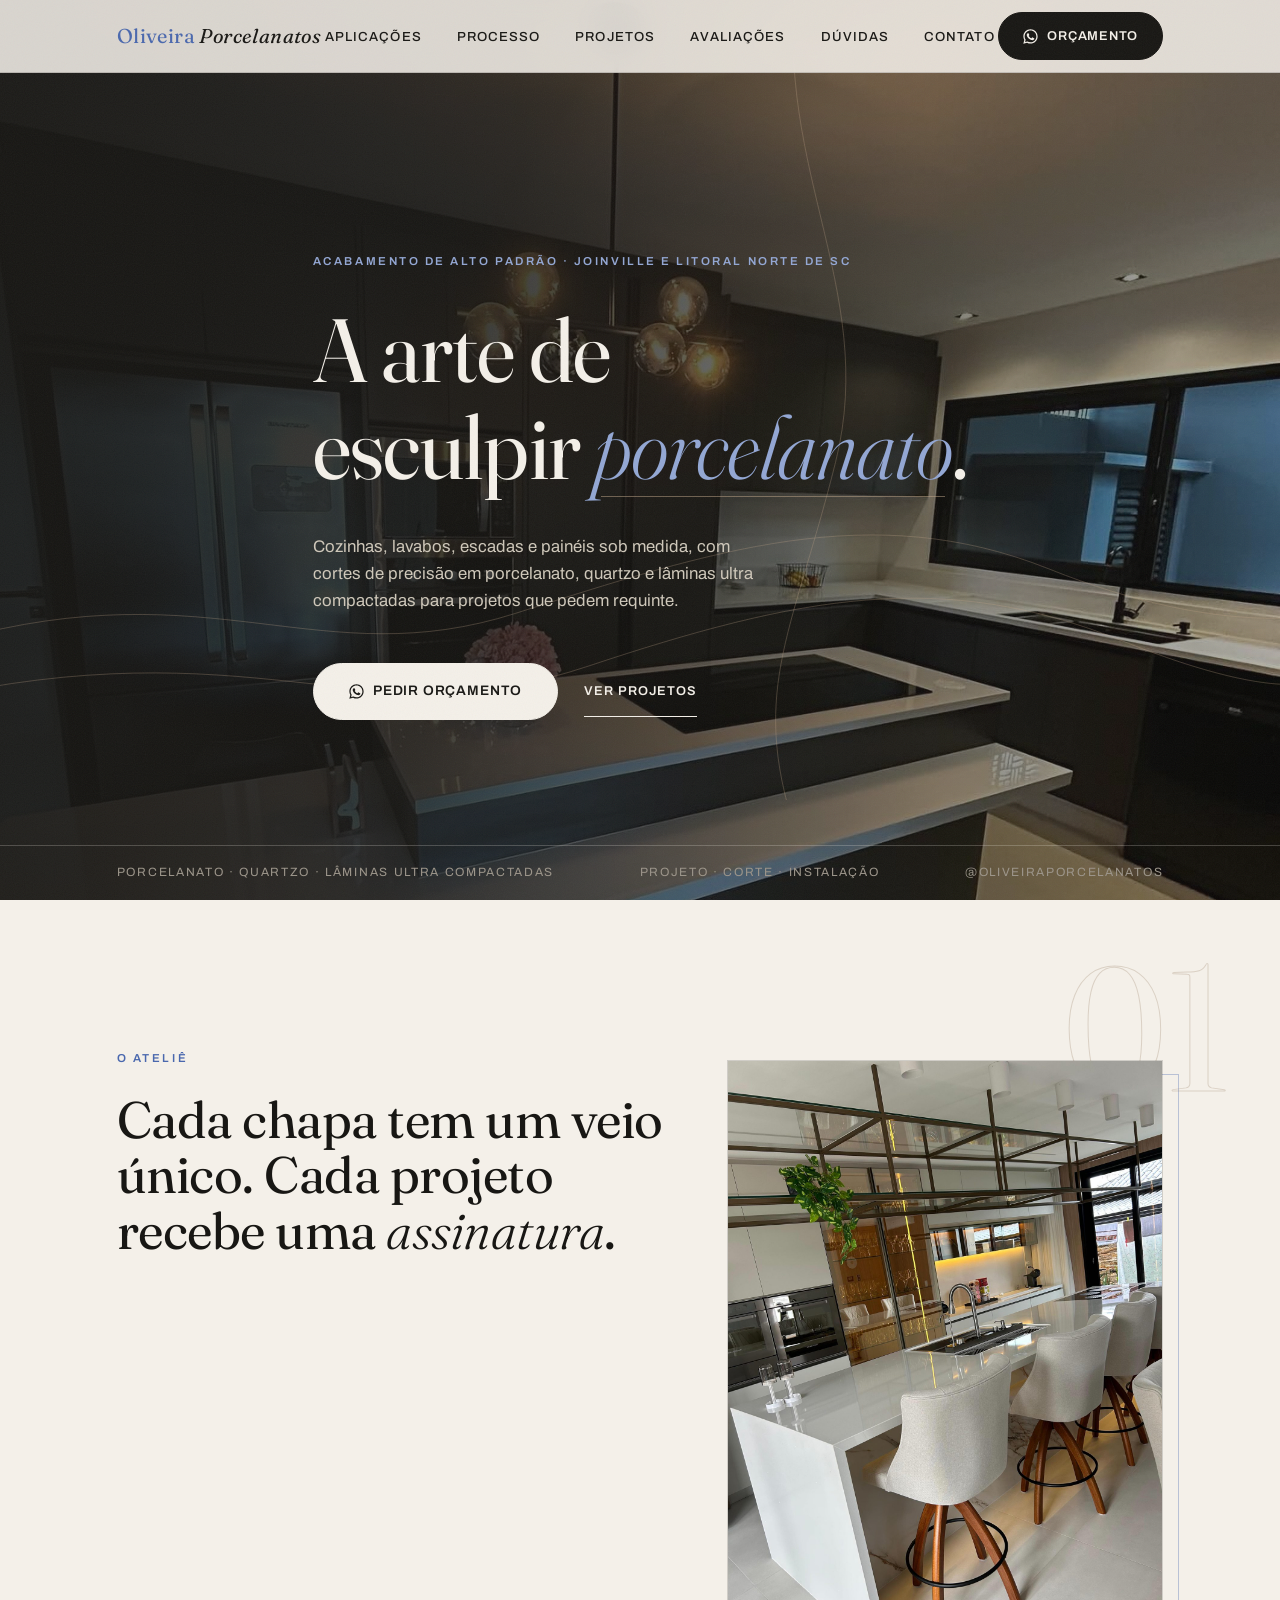
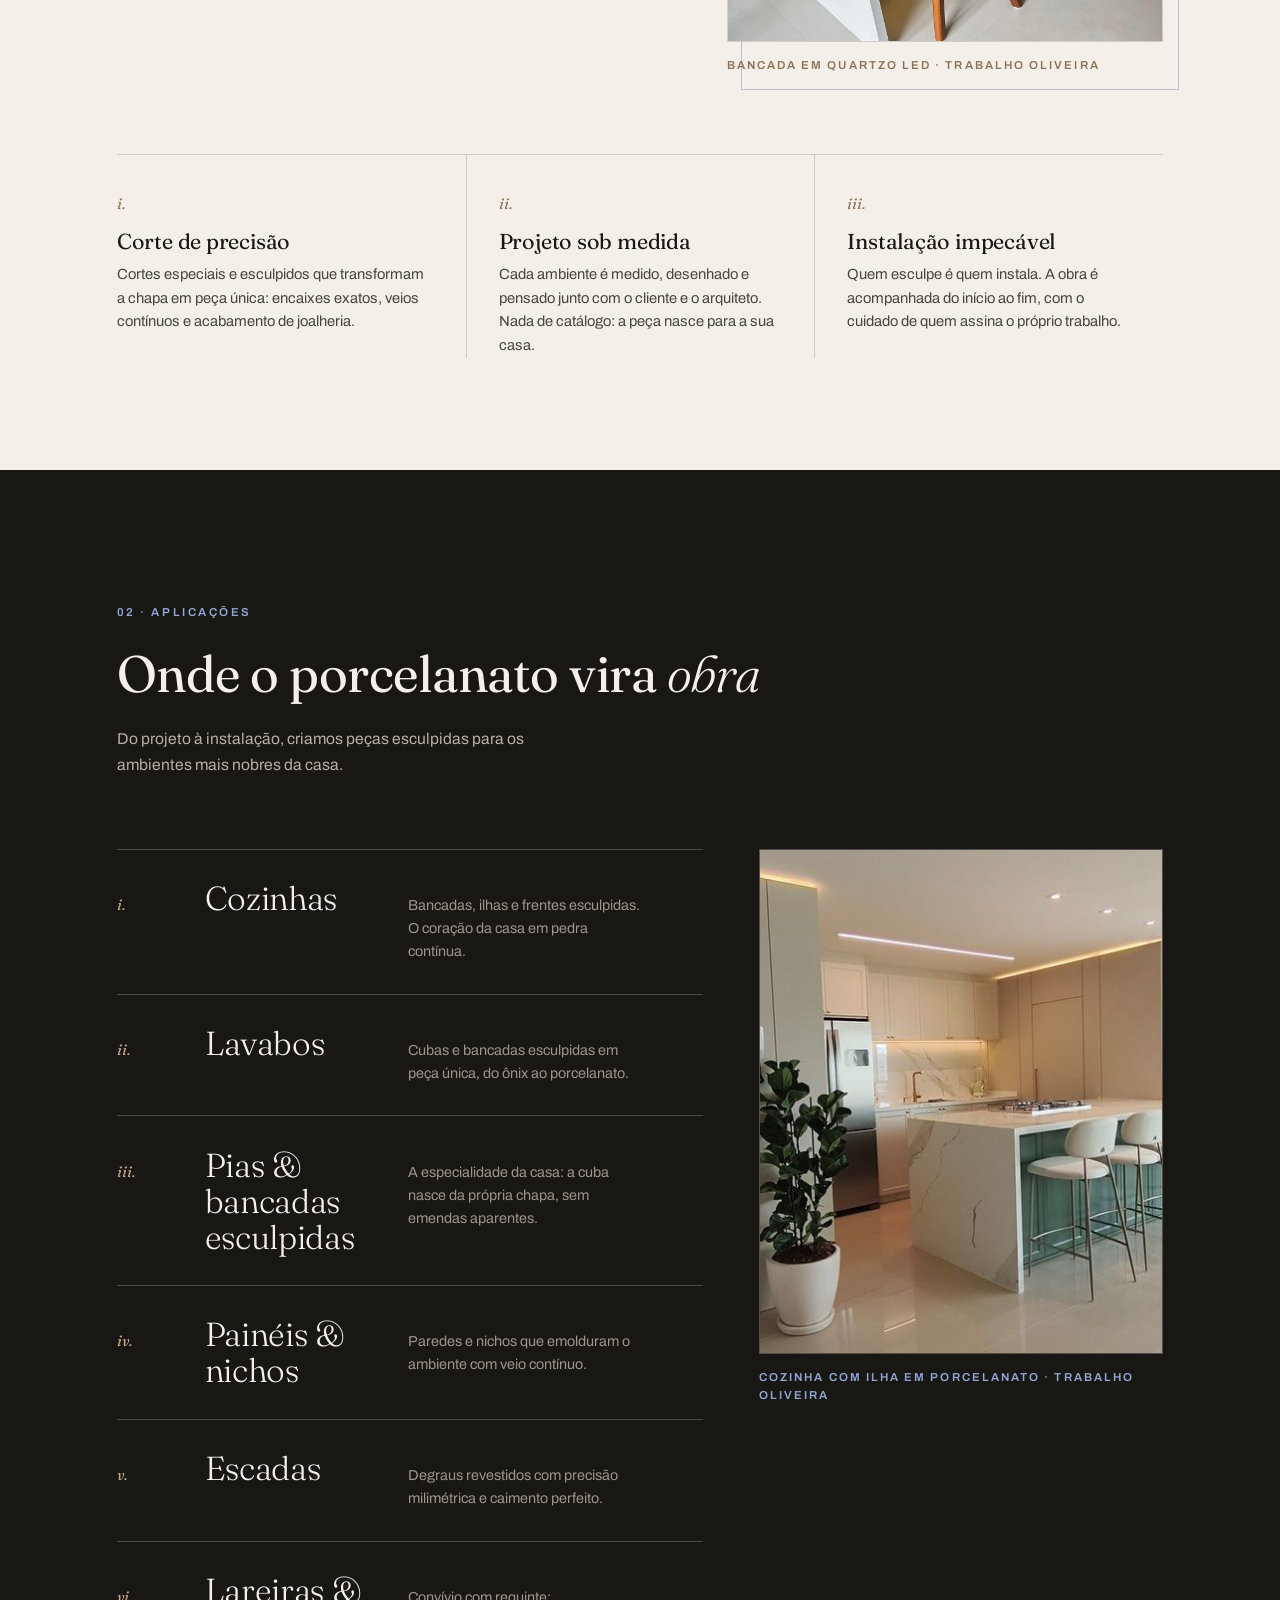
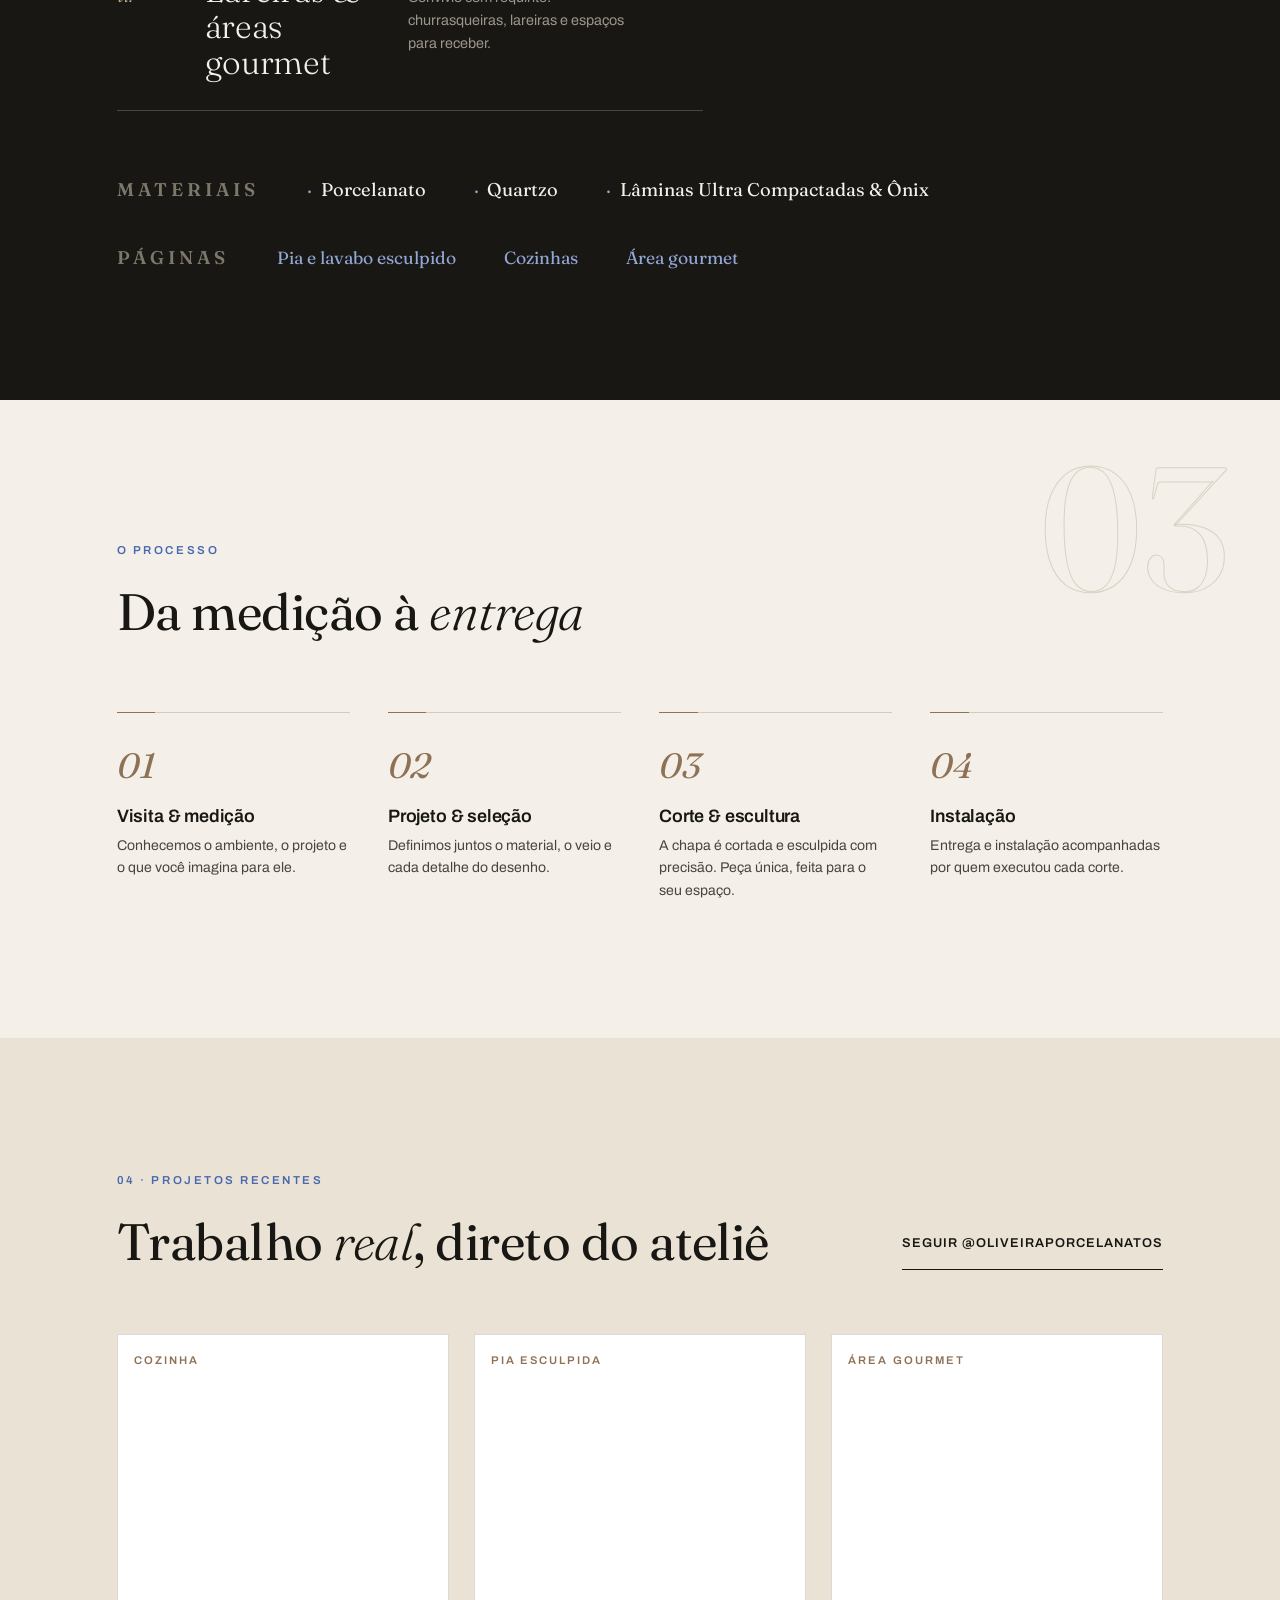
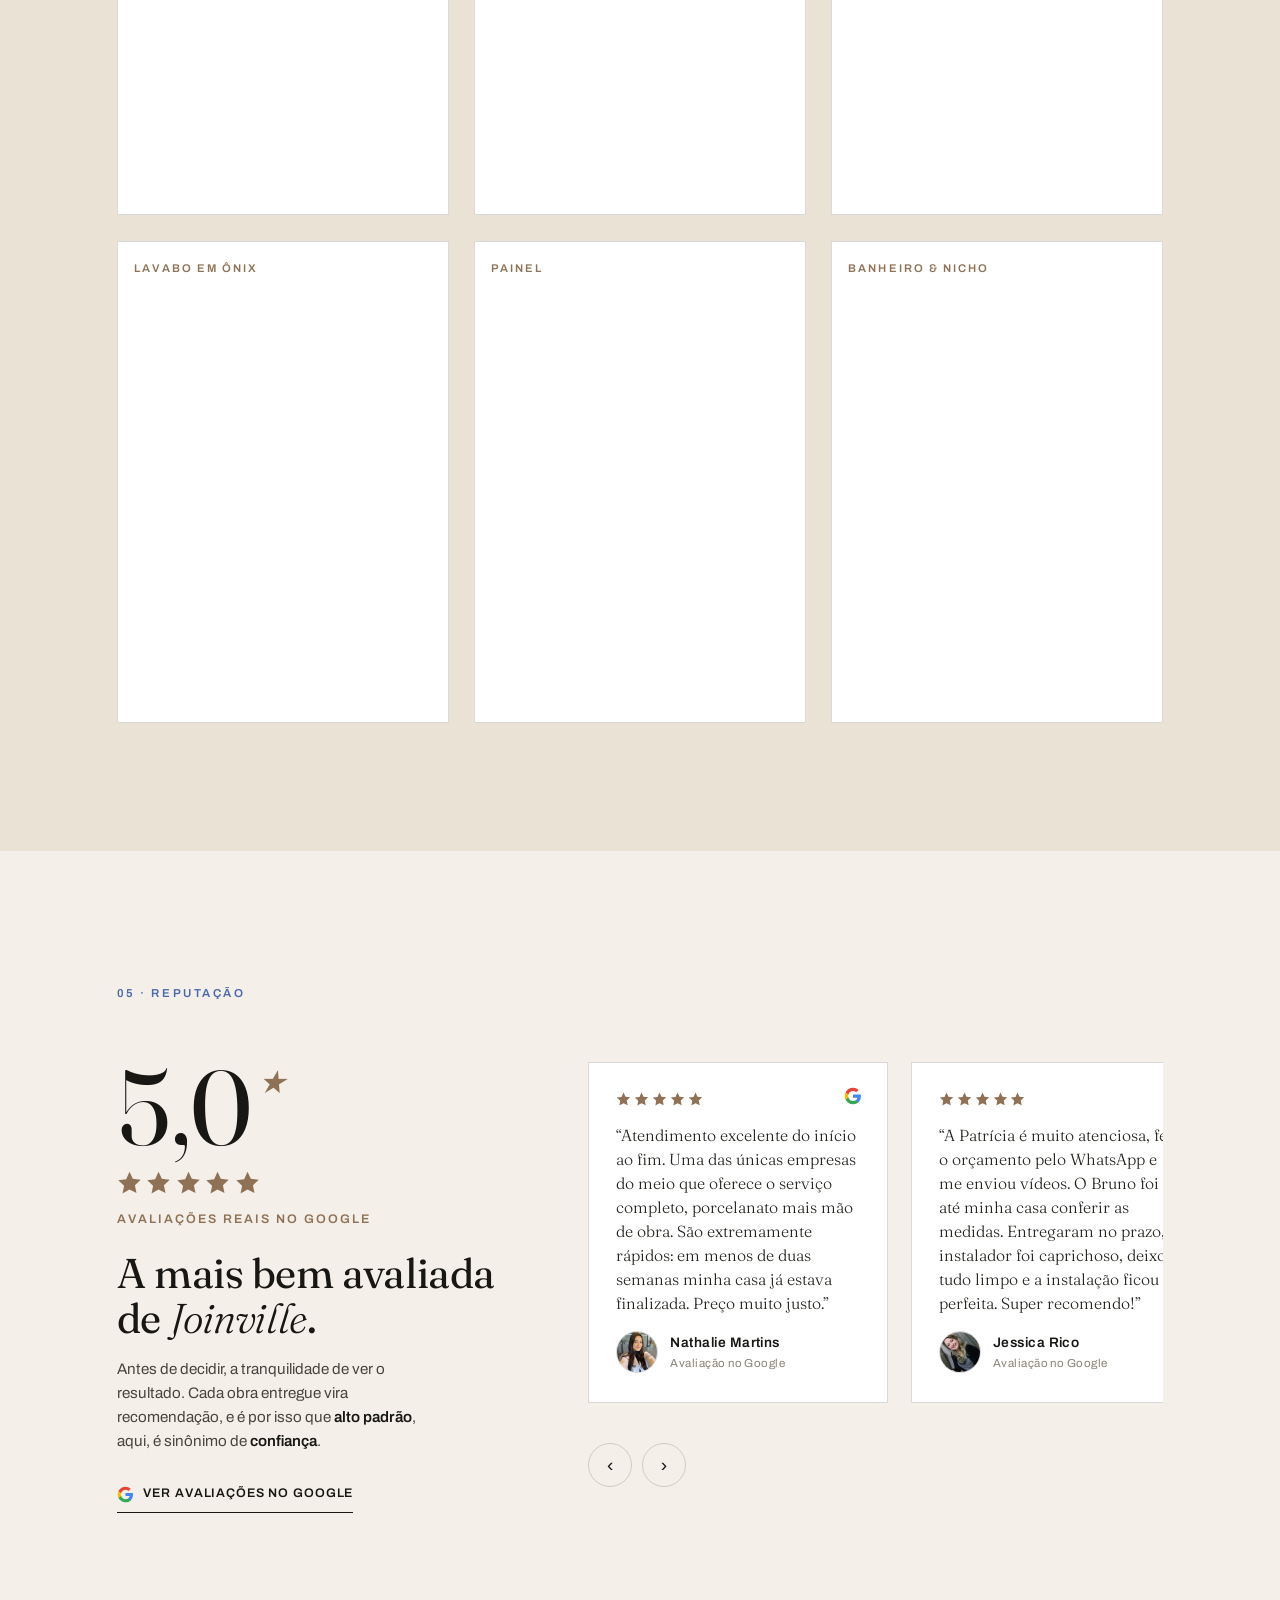
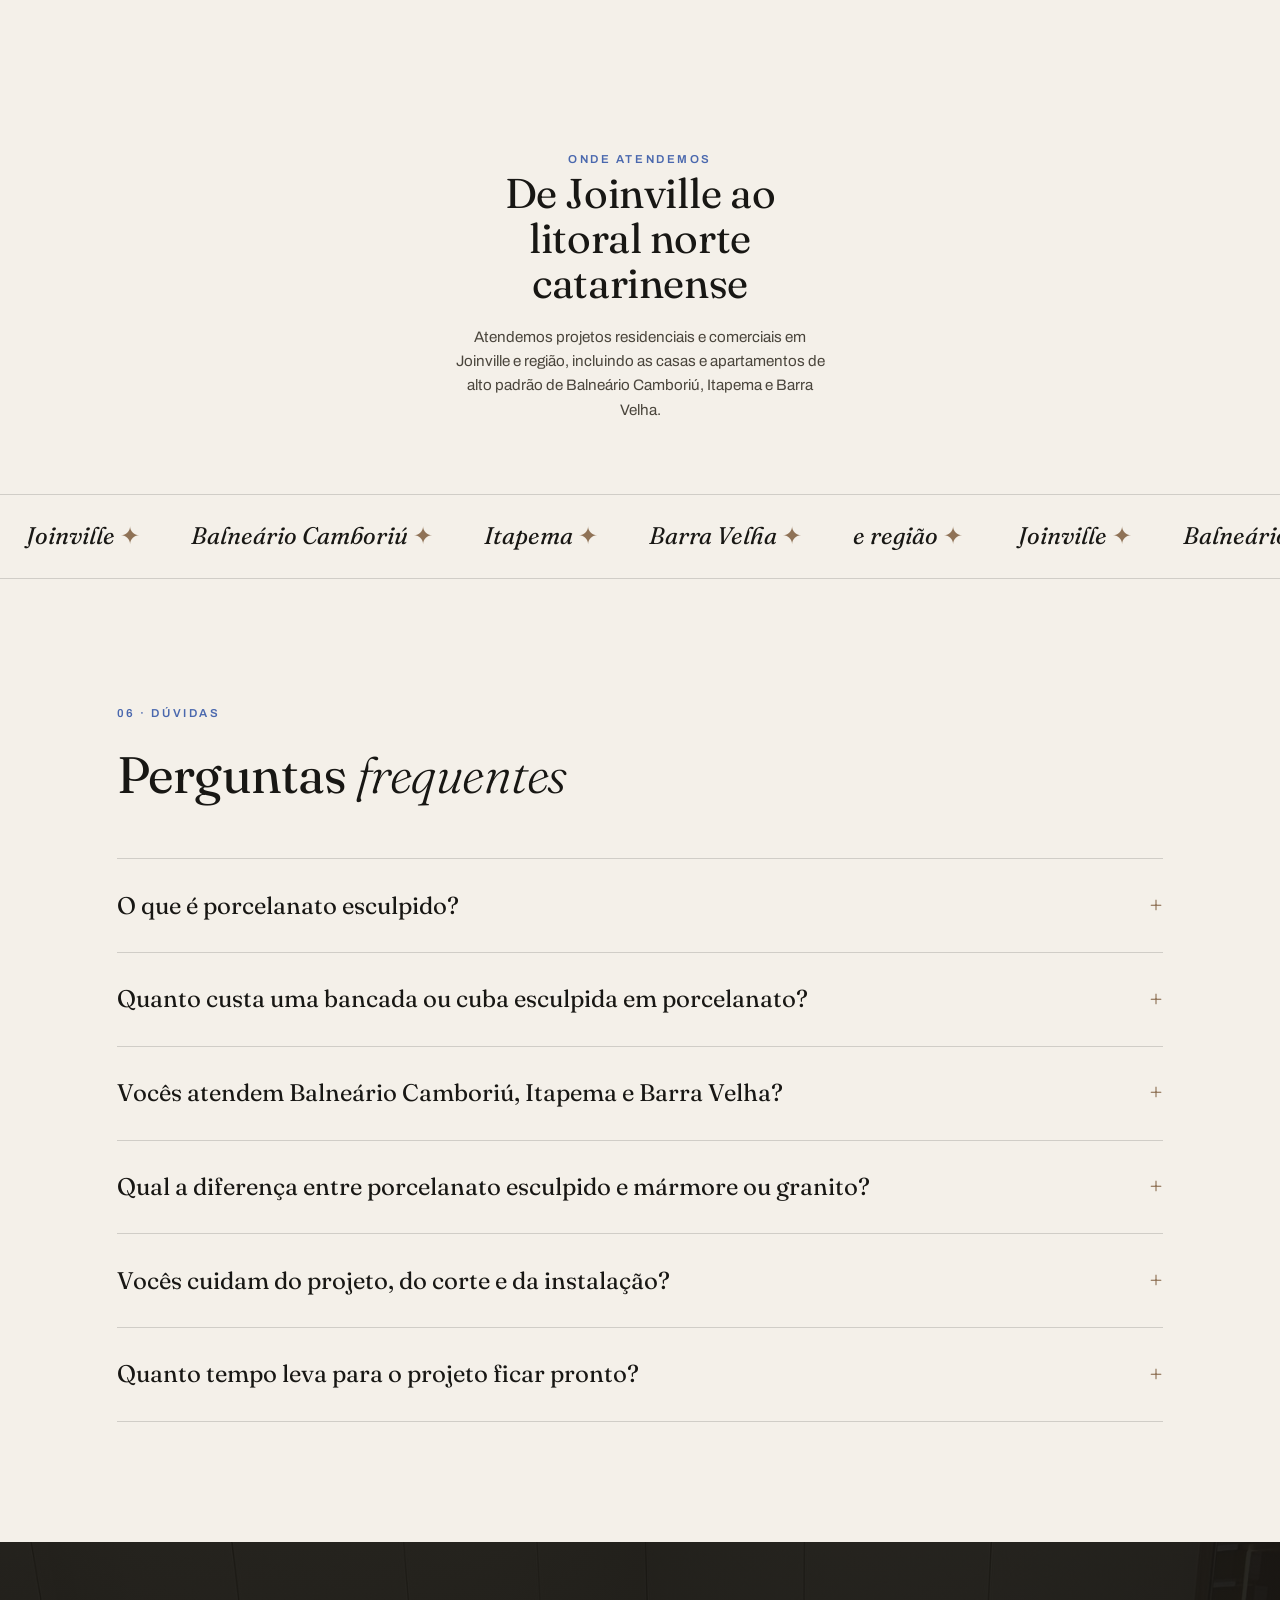
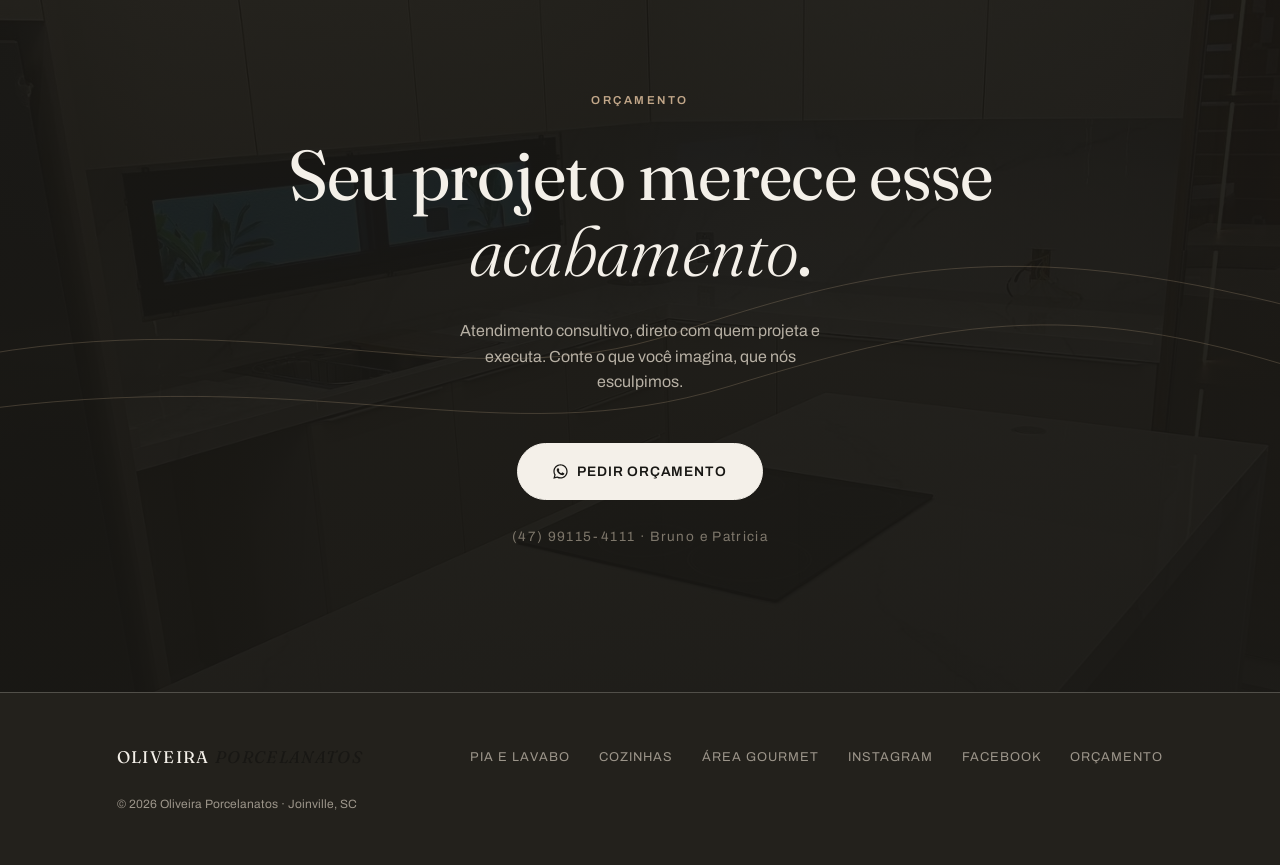
<file: index.html>
<!DOCTYPE html>
<html lang="pt-BR">
<head>
<meta charset="UTF-8">
<meta name="viewport" content="width=device-width, initial-scale=1.0">
<meta name="google-site-verification" content="0zxIjaPAQ4yAzVTix8NqLrzeoYMfFCYvwbIS2vcCEUs">
<title>Oliveira Porcelanatos | Porcelanato Esculpido de Alto Padrão em Joinville e Litoral Norte de SC</title>
<meta name="description" content="Cortes especiais e porcelanato esculpido para cozinhas, lavabos, escadas, painéis e lareiras. Projetos sob medida em Joinville, Balneário Camboriú, Itapema, Barra Velha e região. Orçamento direto pelo WhatsApp.">
<link rel="icon" href="/favicon.ico" sizes="any">
<link rel="icon" type="image/png" sizes="32x32" href="/assets/favicon-32.png">
<link rel="icon" type="image/png" sizes="16x16" href="/assets/favicon-16.png">
<link rel="icon" type="image/png" sizes="192x192" href="/assets/favicon-192.png">
<link rel="apple-touch-icon" sizes="180x180" href="/assets/favicon-180.png">
<link rel="canonical" href="https://oliveiraporcelanatos.com.br/">

<!-- Open Graph -->
<meta property="og:title" content="Oliveira Porcelanatos | A arte de esculpir porcelanato">
<meta property="og:description" content="Acabamento de alto padrão em porcelanato, quartzo e lâminas ultra compactadas. Cozinhas, lavabos, escadas e painéis sob medida em Joinville e litoral norte de SC.">
<meta property="og:type" content="website">
<meta property="og:url" content="https://oliveiraporcelanatos.com.br/">
<meta property="og:image" content="https://oliveiraporcelanatos.com.br/assets/hero.jpg">
<meta property="og:locale" content="pt_BR">

<!-- JSON-LD: negócio local -->
<script type="application/ld+json">
{
  "@context": "https://schema.org",
  "@type": "LocalBusiness",
  "name": "Oliveira Porcelanatos",
  "description": "Porcelanato esculpido e cortes especiais em porcelanato, quartzo e lâminas ultra compactadas. Cozinhas, lavabos, painéis, nichos, escadas e lareiras de alto padrão.",
  "url": "https://oliveiraporcelanatos.com.br/",
  "telephone": "+5547991154111",
  "image": "https://oliveiraporcelanatos.com.br/assets/hero.jpg",
  "logo": "https://oliveiraporcelanatos.com.br/assets/logo.png",
  "address": { "@type": "PostalAddress", "addressLocality": "Joinville", "addressRegion": "SC", "addressCountry": "BR" },
  "areaServed": ["Joinville", "Balneário Camboriú", "Itapema", "Barra Velha"],
  "aggregateRating": {
    "@type": "AggregateRating",
    "ratingValue": "5.0",
    "reviewCount": "94",
    "bestRating": "5",
    "worstRating": "1"
  },
  "sameAs": [
    "https://www.instagram.com/oliveiraporcelanatos/",
    "https://www.facebook.com/profile.php?id=100063619958677"
  ]
}
</script>

<script type="application/ld+json">
{
  "@context": "https://schema.org",
  "@type": "FAQPage",
  "mainEntity": [
    {
      "@type": "Question",
      "name": "O que é porcelanato esculpido?",
      "acceptedAnswer": {
        "@type": "Answer",
        "text": "É a técnica de esculpir a própria chapa de porcelanato para criar cubas, bancadas e detalhes em peça única, sem emendas aparentes. O resultado une a beleza da pedra à durabilidade do porcelanato, com acabamento de alto padrão."
      }
    },
    {
      "@type": "Question",
      "name": "Quanto custa uma bancada ou cuba esculpida em porcelanato?",
      "acceptedAnswer": {
        "@type": "Answer",
        "text": "Cada projeto é sob medida, então o valor depende do material escolhido, das dimensões e do nível de detalhe. O orçamento é gratuito e feito pelo WhatsApp, com visita técnica para conferir as medidas antes de qualquer compromisso."
      }
    },
    {
      "@type": "Question",
      "name": "Vocês atendem Balneário Camboriú, Itapema e Barra Velha?",
      "acceptedAnswer": {
        "@type": "Answer",
        "text": "Sim. Além de Joinville, atendemos toda a região e o litoral norte de Santa Catarina, incluindo Balneário Camboriú, Itapema e Barra Velha, levando o projeto pronto para a instalação."
      }
    },
    {
      "@type": "Question",
      "name": "Qual a diferença entre porcelanato esculpido e mármore ou granito?",
      "acceptedAnswer": {
        "@type": "Answer",
        "text": "O porcelanato não mancha, resiste a riscos e suporta melhor o calor e a umidade do dia a dia, exigindo menos manutenção que o mármore. Esculpido em peça única, alcança um acabamento sofisticado sem as emendas comuns na pedra natural."
      }
    },
    {
      "@type": "Question",
      "name": "Vocês cuidam do projeto, do corte e da instalação?",
      "acceptedAnswer": {
        "@type": "Answer",
        "text": "Sim. A Oliveira acompanha cada etapa: medição, escolha do material, corte, escultura e instalação. Quem esculpe é quem instala, o que garante o acabamento do início ao fim."
      }
    },
    {
      "@type": "Question",
      "name": "Quanto tempo leva para o projeto ficar pronto?",
      "acceptedAnswer": {
        "@type": "Answer",
        "text": "Depende do tamanho e da complexidade, mas trabalhamos com prazos enxutos. Em boa parte dos casos a obra fica pronta em poucas semanas, do orçamento à instalação."
      }
    }
  ]
}
</script>

<!-- Meta Pixel -->
<script>
!function(f,b,e,v,n,t,s){if(f.fbq)return;n=f.fbq=function(){n.callMethod?
n.callMethod.apply(n,arguments):n.queue.push(arguments)};if(!f._fbq)f._fbq=n;
n.push=n;n.loaded=!0;n.version='2.0';n.queue=[];t=b.createElement(e);t.async=!0;
t.src=v;s=b.getElementsByTagName(e)[0];s.parentNode.insertBefore(t,s)}(window,
document,'script','https://connect.facebook.net/en_US/fbevents.js');
fbq('init', '1409799454353102');
fbq('track', 'PageView');
</script>
<noscript><img height="1" width="1" style="display:none"
src="https://www.facebook.com/tr?id=1409799454353102&ev=PageView&noscript=1"/></noscript>
<!-- End Meta Pixel -->

<!-- Google Analytics (GA4) -->
<script async src="https://www.googletagmanager.com/gtag/js?id=G-6F4FPWEDV4"></script>
<script>
window.dataLayer = window.dataLayer || [];
function gtag(){dataLayer.push(arguments);}
gtag('js', new Date());
gtag('config', 'G-6F4FPWEDV4');
</script>
<!-- End Google Analytics -->

<!-- Microsoft Clarity -->
<script type="text/javascript">
(function(c,l,a,r,i,t,y){
c[a]=c[a]||function(){(c[a].q=c[a].q||[]).push(arguments)};
t=l.createElement(r);t.async=1;t.src="https://www.clarity.ms/tag/"+i;
y=l.getElementsByTagName(r)[0];y.parentNode.insertBefore(t,y);
})(window, document, "clarity", "script", "xisjnmj8z2");
</script>
<!-- End Microsoft Clarity -->

<link rel="preconnect" href="https://fonts.googleapis.com">
<link rel="preconnect" href="https://fonts.gstatic.com" crossorigin>
<link href="https://fonts.googleapis.com/css2?family=Fraunces:ital,opsz,wght@0,9..144,300;0,9..144,400;0,9..144,500;1,9..144,300;1,9..144,400&family=Archivo:wght@400;500;600&display=swap" rel="stylesheet">

<style>
:root{
  --porcelana:#F4F0E9;
  --areia:#EAE3D5;
  --grafite:#181714;
  --grafite-2:#23211C;
  --bronze:#8F7256;
  --bronze-claro:#C2A789;
  --azul:#4A68AE;        /* azul do logo Oliveira */
  --azul-escuro:#3A5390;
  --azul-claro:#93A7D4;
  --linha:rgba(24,23,20,.16);
  --linha-clara:rgba(244,240,233,.22);
  --serif:'Fraunces',Georgia,serif;
  --sans:'Archivo',Helvetica,Arial,sans-serif;
}
*{margin:0;padding:0;box-sizing:border-box}
html{scroll-behavior:smooth}
body{
  background:var(--porcelana);
  color:var(--grafite);
  font-family:var(--sans);
  font-size:16px;
  line-height:1.6;
  -webkit-font-smoothing:antialiased;
  overflow-x:hidden;
}
/* grão sutil sobre tudo */
body::after{
  content:"";position:fixed;inset:0;pointer-events:none;z-index:999;opacity:.05;
  background-image:url("data:image/svg+xml,%3Csvg xmlns='http://www.w3.org/2000/svg' width='180' height='180'%3E%3Cfilter id='n'%3E%3CfeTurbulence type='fractalNoise' baseFrequency='0.9' numOctaves='2'/%3E%3C/filter%3E%3Crect width='180' height='180' filter='url(%23n)' opacity='1'/%3E%3C/svg%3E");
}
::selection{background:var(--bronze);color:var(--porcelana)}

.wrap{max-width:1200px;margin:0 auto;padding:0 6vw}
.label{
  font-family:var(--sans);font-size:.72rem;font-weight:600;
  letter-spacing:.22em;text-transform:uppercase;color:var(--azul);
}
h1,h2,h3{font-family:var(--serif);font-weight:400;line-height:1.08;letter-spacing:-.01em}
em{font-style:italic;font-weight:300}

/* ---------- topo ---------- */
header{
  position:fixed;top:0;left:0;right:0;z-index:100;
  background:color-mix(in srgb, var(--porcelana) 88%, transparent);
  backdrop-filter:blur(10px);
  border-bottom:1px solid var(--linha);
}
.nav{display:flex;align-items:center;justify-content:space-between;height:72px}
.marca{font-family:var(--serif);font-size:1.25rem;letter-spacing:.02em;text-decoration:none;color:var(--azul)}
.marca span{color:var(--grafite);font-style:italic}
.nav-links{display:flex;gap:2.2rem;list-style:none}
.nav-links a{
  text-decoration:none;color:var(--grafite);font-size:.82rem;font-weight:500;
  letter-spacing:.08em;text-transform:uppercase;position:relative;
}
.nav-links a::after{
  content:"";position:absolute;left:0;bottom:-6px;width:0;height:1px;background:var(--azul);transition:width .35s;
}
.nav-links a:hover::after{width:100%}
.btn-zap{
  display:inline-flex;align-items:center;gap:.55rem;
  background:var(--grafite);color:var(--porcelana);text-decoration:none;
  font-size:.8rem;font-weight:600;letter-spacing:.06em;text-transform:uppercase;
  padding:.78rem 1.5rem;border-radius:99px;border:1px solid var(--grafite);
  transition:background .3s,color .3s;
}
.btn-zap:hover{background:transparent;color:var(--grafite)}
.btn-zap svg{width:15px;height:15px;fill:currentColor}

/* ---------- hero ---------- */
.hero{
  min-height:100svh;display:flex;flex-direction:column;justify-content:center;
  position:relative;padding-top:72px;overflow:hidden;
  background:
    linear-gradient(100deg, rgba(24,23,20,.95) 0%, rgba(24,23,20,.84) 38%,
      rgba(24,23,20,.55) 66%, rgba(24,23,20,.3) 100%),
    url("assets/hero.jpg") center 26%/cover no-repeat;
}
@media(max-width:920px){
  .hero{
    background:
      linear-gradient(rgba(24,23,20,.88), rgba(24,23,20,.93)),
      url("assets/hero.jpg") center 30%/cover no-repeat;
    min-height:auto;
    justify-content:flex-start;
    padding-top:118px;
  }
  .hero .hero-rodape{position:static;margin-top:3.4rem;border-top:1px solid var(--linha)}
  .hero .hero-rodape .wrap{flex-direction:column;gap:.55rem;align-items:center;text-align:center}
}
.veios{position:absolute;inset:0;pointer-events:none}
.veios path{fill:none;stroke:var(--bronze);stroke-width:1;opacity:.28}
.hero-inner{position:relative;z-index:2}
.hero .label{display:block;margin-bottom:2rem}
.hero h1{
  font-size:clamp(2.7rem,7vw,6.4rem);
  max-width:13ch;
}
.hero h1 .esc{
  font-style:italic;font-weight:300;color:var(--azul);
  position:relative;
}
.hero h1 .esc::after{
  content:"";position:absolute;left:2%;bottom:.06em;width:96%;height:1px;background:var(--bronze);opacity:.5;
}
.hero-sub{
  margin-top:2.4rem;max-width:46ch;font-size:1.05rem;color:#3E3A32;
}
.hero-ctas{display:flex;align-items:center;gap:1.6rem;margin-top:3rem;flex-wrap:wrap}
.btn-fantasma{
  text-decoration:none;color:var(--grafite);font-size:.8rem;font-weight:600;
  letter-spacing:.08em;text-transform:uppercase;
  padding:.95rem 0;border-bottom:1px solid var(--grafite);transition:color .3s,border-color .3s;
}
.btn-fantasma:hover{color:var(--bronze);border-color:var(--bronze)}
.btn-zap.grande{padding:1.05rem 2.2rem;font-size:.86rem}
.hero-rodape{
  position:absolute;bottom:0;left:0;right:0;border-top:1px solid var(--linha);
}
.hero-rodape .wrap{
  display:flex;justify-content:space-between;align-items:center;
  padding-top:1.1rem;padding-bottom:1.1rem;gap:1rem;flex-wrap:wrap;
}
.hero-rodape span{font-size:.75rem;letter-spacing:.14em;text-transform:uppercase;color:#6B6457}

/* ---------- hero escuro: texto claro sobre a foto ---------- */
.hero h1{color:var(--porcelana)}
.hero h1 .esc{color:var(--azul-claro)}
.hero h1 .esc::after{background:var(--bronze-claro)}
.hero .label{color:var(--azul-claro)}
.hero .hero-sub{color:#CFC8BA}
.hero .btn-zap{background:var(--porcelana);color:var(--grafite);border-color:var(--porcelana)}
.hero .btn-zap:hover{background:transparent;color:var(--porcelana)}
.hero .btn-fantasma{color:var(--porcelana);border-color:var(--porcelana)}
.hero .btn-fantasma:hover{color:var(--bronze-claro);border-color:var(--bronze-claro)}
.hero .hero-rodape{border-top:1px solid var(--linha-clara)}
.hero .hero-rodape span{color:#9C958A}
.hero .veios path{stroke:var(--bronze-claro);opacity:.32}

/* ---------- faixa manifesto ---------- */
.manifesto{padding:9rem 0 7rem;position:relative}
.manifesto-grid{display:grid;grid-template-columns:1.25fr 1fr;gap:4rem;align-items:start}
.foto-quadro{position:relative;margin-top:1rem}
.foto-quadro img{width:100%;display:block;border:1px solid var(--linha)}
.foto-quadro::after{
  content:"";position:absolute;top:14px;left:14px;width:100%;height:100%;
  border:1px solid var(--azul);opacity:.35;z-index:-1;
}
.foto-quadro figcaption{
  margin-top:.9rem;font-size:.72rem;font-weight:600;letter-spacing:.18em;
  text-transform:uppercase;color:var(--bronze);
}
@media(max-width:920px){.manifesto-grid{grid-template-columns:1fr}}
.num-fantasma{
  position:absolute;top:2.5rem;right:4vw;font-family:var(--serif);
  font-size:clamp(6rem,14vw,11rem);line-height:1;color:transparent;
  -webkit-text-stroke:1px rgba(143,114,86,.25);user-select:none;
}
.manifesto h2{font-size:clamp(1.9rem,4vw,3.2rem);max-width:24ch;margin:1.4rem 0 0}
.pilares{
  display:grid;grid-template-columns:repeat(3,1fr);gap:0;margin-top:5rem;
  border-top:1px solid var(--linha);
}
.pilar{padding:2.2rem 2rem 0 0}
.pilar+.pilar{border-left:1px solid var(--linha);padding-left:2rem}
.pilar h3{font-size:1.35rem;margin:.9rem 0 .6rem}
.pilar p{font-size:.92rem;color:#4A453C}
.pilar .idx{font-family:var(--serif);font-style:italic;color:var(--bronze);font-size:.95rem}

/* ---------- aplicações ---------- */
.aplicacoes{background:var(--grafite);color:var(--porcelana);padding:8rem 0;position:relative}
.aplicacoes .label{color:var(--azul-claro)}
.aplicacoes h2{font-size:clamp(1.9rem,4vw,3.2rem);margin:1.4rem 0 0;max-width:20ch}
.aplicacoes .intro{margin-top:1.6rem;max-width:52ch;color:#B7B0A4;font-size:.98rem}
.aplic-wrap{display:grid;grid-template-columns:1.45fr 1fr;gap:3.5rem;align-items:start;margin-top:4.5rem}
.lista-aplic{border-top:1px solid var(--linha-clara);list-style:none}
.aplic-preview{position:sticky;top:104px;margin:0}
.aplic-moldura{position:relative;aspect-ratio:4/5;overflow:hidden;border:1px solid var(--linha-clara);background:var(--grafite-2)}
.aplic-moldura img{width:100%;height:100%;object-fit:cover;display:block;opacity:1;transition:opacity .28s ease}
.aplic-preview figcaption{
  margin-top:.85rem;font-size:.72rem;font-weight:600;letter-spacing:.18em;
  text-transform:uppercase;color:var(--azul-claro);
}
.aplic-foto-m{display:none}
@media(max-width:920px){
  .aplic-wrap{grid-template-columns:1fr;gap:0}
  .aplic-preview{display:none}
  .lista-aplic li.aberta .aplic-foto-m{display:block;padding:0 0 1.8rem}
  .aplic-foto-m img{width:100%;display:block;border:1px solid var(--linha-clara)}
}
.lista-aplic li{border-bottom:1px solid var(--linha-clara)}
.aplic-linha{
  display:grid;grid-template-columns:3.5rem 1fr 1.4fr auto;align-items:baseline;gap:2rem;
  padding:1.9rem 0;transition:padding-left .35s;
}
.aplic-linha:hover{padding-left:1.2rem}
.aplic-linha .n{font-family:var(--serif);font-style:italic;color:var(--bronze-claro);font-size:.95rem}
.aplic-linha h3{font-size:clamp(1.4rem,2.6vw,2.1rem);font-weight:300}
.aplic-linha p{font-size:.9rem;color:#9C958A;max-width:42ch}
.aplic-linha .seta{color:var(--bronze-claro);font-family:var(--serif);font-size:1.4rem;opacity:0;transition:opacity .35s}
.aplic-linha:hover .seta{opacity:1}
.materiais{
  margin-top:4rem;display:flex;gap:3rem;flex-wrap:wrap;align-items:baseline;
}
.materiais .label{color:#7E776B}
.materiais span{font-family:var(--serif);font-size:1.15rem;color:var(--porcelana)}
.materiais span i{color:var(--azul-claro);font-style:normal;margin-right:.6rem}

/* ---------- processo ---------- */
.processo{padding:8.5rem 0;position:relative}
.processo h2{font-size:clamp(1.9rem,4vw,3.2rem);margin:1.4rem 0 0}
.passos{display:grid;grid-template-columns:repeat(4,1fr);gap:2.4rem;margin-top:4.5rem}
.passo{position:relative;padding-top:1.6rem;border-top:1px solid var(--linha)}
.passo::before{
  content:"";position:absolute;top:-1px;left:0;width:2.4rem;height:1px;background:var(--bronze);
}
.passo .n{font-family:var(--serif);font-style:italic;font-size:2.2rem;color:var(--bronze)}
.passo h3{font-size:1.12rem;margin:.8rem 0 .5rem;font-family:var(--sans);font-weight:600}
.passo p{font-size:.88rem;color:#4A453C}
@media(max-width:1200px){.passos{grid-template-columns:1fr 1fr}}
@media(max-width:1100px){
  .num-fantasma{font-size:clamp(4.5rem,9vw,7rem);top:1.5rem}
}

/* ---------- projetos (instagram) ---------- */
.projetos{background:var(--areia);padding:8rem 0}
.projetos-cab{display:flex;justify-content:space-between;align-items:flex-end;gap:2rem;flex-wrap:wrap}
.projetos h2{font-size:clamp(1.9rem,4vw,3.2rem);margin:1.4rem 0 0}
.grade-ig{
  margin-top:4rem;display:grid;grid-template-columns:repeat(3,1fr);gap:1.6rem;align-items:start;
}
.cartao-ig{background:#fff;border:1px solid var(--linha);padding:.4rem}
.cartao-ig figcaption{
  font-size:.7rem;font-weight:600;letter-spacing:.18em;text-transform:uppercase;
  color:var(--bronze);padding:.7rem .6rem .5rem;
}
.cartao-ig blockquote.instagram-media{min-height:430px;margin:0 auto !important;max-width:100% !important;min-width:0 !important;border:none !important;box-shadow:none !important}
@media(max-width:1100px){.grade-ig{grid-template-columns:repeat(2,1fr)}}

/* ---------- região / marquee ---------- */
.regiao{padding:6.5rem 0 0}
.regiao-txt{text-align:center;max-width:60ch;margin:0 auto;padding:0 6vw}
.regiao-txt h2{font-size:clamp(1.7rem,3.4vw,2.6rem)}
.regiao-txt p{margin-top:1.2rem;color:#4A453C;font-size:.95rem}
.marquee{
  margin-top:4.5rem;border-top:1px solid var(--linha);border-bottom:1px solid var(--linha);
  overflow:hidden;white-space:nowrap;padding:1.4rem 0;
}
.marquee-faixa{display:inline-block;animation:rolar 28s linear infinite}
.marquee span{
  font-family:var(--serif);font-size:1.5rem;font-style:italic;color:var(--grafite);
  margin:0 1.6rem;
}
.marquee i{color:var(--bronze);font-style:normal}
@keyframes rolar{from{transform:translateX(0)}to{transform:translateX(-50%)}}

/* ---------- cta final ---------- */
.cta-final{
  color:var(--porcelana);padding:9rem 0;text-align:center;position:relative;overflow:hidden;
  background:
    linear-gradient(rgba(24,23,20,.93), rgba(24,23,20,.96)),
    url("assets/ambiente-claro.jpg") center 30%/cover no-repeat;
}
.cta-final .veios path{stroke:var(--bronze-claro)}
.cta-final h2{font-size:clamp(2.2rem,5.5vw,4.4rem);max-width:18ch;margin:1.6rem auto 0;position:relative;z-index:2}
.cta-final p{margin:1.8rem auto 0;max-width:44ch;color:#B7B0A4;position:relative;z-index:2}
.cta-final .btn-zap{
  background:var(--porcelana);color:var(--grafite);border-color:var(--porcelana);
  margin-top:3rem;position:relative;z-index:2;
}
.cta-final .btn-zap:hover{background:transparent;color:var(--porcelana)}
.cta-final .fone{display:block;margin-top:1.6rem;color:#7E776B;font-size:.85rem;letter-spacing:.1em;position:relative;z-index:2}

/* ---------- rodapé ---------- */
footer{background:var(--grafite-2);color:#9C958A;padding:3.2rem 0;border-top:1px solid var(--linha-clara)}
.rodape{display:flex;justify-content:space-between;align-items:center;gap:1.5rem;flex-wrap:wrap}
.rodape .marca{color:var(--porcelana);font-size:1.05rem}
.rodape nav{display:flex;gap:1.2rem 1.8rem;flex-wrap:wrap}
.rodape a{color:#9C958A;text-decoration:none;font-size:.8rem;letter-spacing:.08em;text-transform:uppercase;transition:color .3s}
.rodape a:hover{color:var(--bronze-claro)}
.rodape small{font-size:.75rem}

/* ---------- reputação / avaliações google ---------- */
.repu{padding:8rem 0;position:relative}
.repu-grid{display:grid;grid-template-columns:.82fr 1.18fr;gap:4.5rem;align-items:start;margin-top:3.6rem}
@media(max-width:920px){.repu-grid{grid-template-columns:1fr;gap:3rem}}
.repu-score{position:sticky;top:104px}
.repu-nota{font-family:var(--serif);font-size:clamp(4.6rem,9vw,6.6rem);line-height:.86;color:var(--grafite);display:flex;align-items:flex-start}
.repu-nota sup{font-size:.3em;color:var(--bronze);font-style:italic;font-weight:300;margin-left:.15em;margin-top:.2em}
.repu-stars{display:flex;gap:.28rem;margin:1.1rem 0 .9rem;color:var(--bronze)}
.repu-stars svg{width:25px;height:25px;fill:currentColor}
.repu-count{font-family:var(--sans);font-size:.78rem;font-weight:600;letter-spacing:.16em;text-transform:uppercase;color:var(--bronze);margin-bottom:1.3rem}
.repu-score h2{font-size:clamp(1.7rem,3.3vw,2.6rem);margin:.3rem 0 1rem;max-width:15ch}
.repu-score p{color:#4A453C;font-size:.95rem;max-width:34ch}
.repu-score p strong{color:var(--grafite);font-weight:600}
.repu-google{display:inline-flex;align-items:center;gap:.6rem;margin-top:1.9rem;text-decoration:none;color:var(--grafite);font-size:.78rem;font-weight:600;letter-spacing:.07em;text-transform:uppercase;border-bottom:1px solid var(--grafite);padding-bottom:.5rem;transition:color .3s,border-color .3s}
.repu-google:hover{color:var(--bronze);border-color:var(--bronze)}
.repu-google svg{width:17px;height:17px}
.repu-carrossel{position:relative;min-width:0}
.repu-cards{display:flex;gap:1.4rem;overflow-x:auto;scroll-snap-type:x mandatory;scroll-behavior:smooth;padding-bottom:1rem;scrollbar-width:thin;scrollbar-color:var(--bronze-claro) transparent}
.repu-cards::-webkit-scrollbar{height:5px}
.repu-cards::-webkit-scrollbar-thumb{background:var(--bronze-claro);border-radius:99px}
.repu-cards::-webkit-scrollbar-track{background:transparent}
.repu-card{flex:0 0 300px;scroll-snap-align:start;background:#fff;border:1px solid var(--linha);padding:1.8rem 1.7rem;display:flex;flex-direction:column;gap:1rem;position:relative}
@media(max-width:920px){.repu-card{flex-basis:82%}}
.repu-card>.g{position:absolute;top:1.5rem;right:1.6rem;width:18px;height:18px}
.repu-card .cstars{display:flex;gap:.18rem;color:var(--bronze)}
.repu-card .cstars svg{width:15px;height:15px;fill:currentColor}
.repu-card blockquote{font-family:var(--serif);font-size:1rem;line-height:1.5;color:var(--grafite-2);font-weight:300}
.repu-card .quem{display:flex;align-items:center;gap:.75rem;margin-top:auto}
.repu-card .foto{width:42px;height:42px;border-radius:50%;object-fit:cover;flex-shrink:0;border:1px solid var(--linha)}
.repu-card .quem b{font-family:var(--sans);font-weight:600;font-size:.86rem;display:block;color:var(--grafite)}
.repu-card .quem span{font-size:.72rem;color:#8A8377;letter-spacing:.04em}
.repu-setas{display:flex;gap:.6rem;margin-top:1.5rem}
.repu-setas button{width:44px;height:44px;border-radius:50%;border:1px solid var(--linha);background:transparent;color:var(--grafite);font-size:1.2rem;line-height:1;cursor:pointer;display:flex;align-items:center;justify-content:center;transition:background .3s,color .3s,border-color .3s}
.repu-setas button:hover{background:var(--grafite);color:var(--porcelana);border-color:var(--grafite)}

/* ---------- faq ---------- */
.faq{padding:7.5rem 0;background:var(--porcelana)}
.faq h2{font-size:clamp(1.9rem,4vw,3.2rem);margin:1.4rem 0 0}
.faq-lista{margin-top:3.5rem;border-top:1px solid var(--linha)}
.faq-item{border-bottom:1px solid var(--linha)}
.faq-item summary{list-style:none;cursor:pointer;display:flex;justify-content:space-between;align-items:center;gap:2rem;padding:1.7rem 0;font-family:var(--serif);font-size:clamp(1.15rem,2.2vw,1.5rem);font-weight:400;color:var(--grafite);transition:color .3s}
.faq-item summary::-webkit-details-marker{display:none}
.faq-item summary:hover{color:var(--bronze)}
.faq-item summary .mais{font-family:var(--serif);font-size:1.6rem;line-height:1;color:var(--bronze);transition:transform .35s;flex-shrink:0}
.faq-item[open] summary .mais{transform:rotate(45deg)}
.faq-item .resp{padding:0 0 1.9rem;max-width:72ch;color:#4A453C;font-size:.98rem}

/* ---------- reveals ---------- */
.reveal{opacity:0;transform:translateY(26px);transition:opacity .8s cubic-bezier(.2,.6,.2,1),transform .8s cubic-bezier(.2,.6,.2,1)}
.reveal.in{opacity:1;transform:none}
.hero .reveal{transition-delay:var(--d,0s)}

/* ---------- responsivo ---------- */
@media(max-width:920px){
  .nav-links{display:none}
  .num-fantasma{display:none}
  .pilares{grid-template-columns:1fr}
  .pilar+.pilar{border-left:none;border-top:1px solid var(--linha);padding-left:0;padding-top:2rem;margin-top:2rem}
  .aplic-linha{grid-template-columns:2.4rem 1fr auto;gap:1rem}
  .aplic-linha p{display:none}
  .passos{grid-template-columns:1fr 1fr;gap:2rem}
  .grade-ig{grid-template-columns:1fr;max-width:480px;margin-left:auto;margin-right:auto}
}
@media(max-width:560px){
  .passos{grid-template-columns:1fr}
  .hero h1{font-size:clamp(2.6rem,13vw,4rem)}
  .hero-rodape .wrap{justify-content:center;text-align:center}
}
</style>
</head>
<body>

<header>
  <div class="wrap nav">
    <a class="marca" href="#">Oliveira <span>Porcelanatos</span></a>
    <ul class="nav-links">
      <li><a href="#aplicacoes">Aplicações</a></li>
      <li><a href="#processo">Processo</a></li>
      <li><a href="#projetos">Projetos</a></li>
      <li><a href="#avaliacoes">Avaliações</a></li>
      <li><a href="#duvidas">Dúvidas</a></li>
      <li><a href="#contato">Contato</a></li>
    </ul>
    <a class="btn-zap" href="orcamento/?ref=site">
      <svg viewBox="0 0 24 24"><path d="M12 .5C5.7.5.6 5.6.6 11.9c0 2 .5 4 1.5 5.7L.5 23.5l6-1.6c1.7.9 3.5 1.4 5.5 1.4 6.3 0 11.4-5.1 11.4-11.4S18.3.5 12 .5zm0 20.8c-1.7 0-3.4-.5-4.8-1.3l-.3-.2-3.6 1 1-3.5-.2-.4c-1-1.5-1.5-3.2-1.5-5 0-5.2 4.2-9.4 9.4-9.4s9.4 4.2 9.4 9.4-4.2 9.4-9.4 9.4zm5.2-7c-.3-.1-1.7-.8-1.9-.9-.3-.1-.5-.1-.7.1-.2.3-.8.9-.9 1.1-.2.2-.3.2-.6.1-.3-.1-1.2-.4-2.3-1.4-.8-.8-1.4-1.7-1.6-2-.2-.3 0-.4.1-.6l.4-.5c.1-.2.2-.3.3-.5.1-.2 0-.4 0-.5l-.9-2.1c-.2-.5-.5-.5-.7-.5h-.6c-.2 0-.5.1-.8.4-.3.3-1 1-1 2.5s1 2.9 1.2 3.1c.1.2 2.1 3.2 5.1 4.5.7.3 1.3.5 1.7.6.7.2 1.4.2 1.9.1.6-.1 1.7-.7 2-1.4.2-.7.2-1.2.2-1.4-.1-.1-.3-.2-.6-.3z"/></svg>
      Orçamento
    </a>
  </div>
</header>

<section class="hero">
  <svg class="veios" viewBox="0 0 1440 900" preserveAspectRatio="xMidYMid slice" aria-hidden="true">
    <path d="M-50,720 C240,640 360,760 580,690 S980,560 1180,640 1490,690 1490,690"/>
    <path d="M-50,780 C300,710 420,830 660,750 S1060,640 1260,720 1490,760 1490,760" opacity=".5"/>
    <path d="M900,-50 C860,180 990,320 940,520 S840,780 900,950" opacity=".35"/>
  </svg>
  <div class="wrap hero-inner">
    <span class="label reveal" style="--d:.05s">Acabamento de alto padrão · Joinville e litoral norte de SC</span>
    <h1>
      <span class="reveal" style="--d:.15s;display:block">A arte de</span>
      <span class="reveal" style="--d:.3s;display:block">esculpir <span class="esc">porcelanato</span>.</span>
    </h1>
    <p class="hero-sub reveal" style="--d:.45s">
      Cozinhas, lavabos, escadas e painéis sob medida, com cortes de precisão em
      porcelanato, quartzo e lâminas ultra compactadas para projetos que pedem requinte.
    </p>
    <div class="hero-ctas reveal" style="--d:.6s">
      <a class="btn-zap grande" href="orcamento/?ref=site">
        <svg viewBox="0 0 24 24"><path d="M12 .5C5.7.5.6 5.6.6 11.9c0 2 .5 4 1.5 5.7L.5 23.5l6-1.6c1.7.9 3.5 1.4 5.5 1.4 6.3 0 11.4-5.1 11.4-11.4S18.3.5 12 .5zm0 20.8c-1.7 0-3.4-.5-4.8-1.3l-.3-.2-3.6 1 1-3.5-.2-.4c-1-1.5-1.5-3.2-1.5-5 0-5.2 4.2-9.4 9.4-9.4s9.4 4.2 9.4 9.4-4.2 9.4-9.4 9.4zm5.2-7c-.3-.1-1.7-.8-1.9-.9-.3-.1-.5-.1-.7.1-.2.3-.8.9-.9 1.1-.2.2-.3.2-.6.1-.3-.1-1.2-.4-2.3-1.4-.8-.8-1.4-1.7-1.6-2-.2-.3 0-.4.1-.6l.4-.5c.1-.2.2-.3.3-.5.1-.2 0-.4 0-.5l-.9-2.1c-.2-.5-.5-.5-.7-.5h-.6c-.2 0-.5.1-.8.4-.3.3-1 1-1 2.5s1 2.9 1.2 3.1c.1.2 2.1 3.2 5.1 4.5.7.3 1.3.5 1.7.6.7.2 1.4.2 1.9.1.6-.1 1.7-.7 2-1.4.2-.7.2-1.2.2-1.4-.1-.1-.3-.2-.6-.3z"/></svg>
        Pedir orçamento
      </a>
      <a class="btn-fantasma" href="#projetos">Ver projetos</a>
    </div>
  </div>
  <div class="hero-rodape">
    <div class="wrap">
      <span>Porcelanato · Quartzo · Lâminas Ultra Compactadas</span>
      <span>Projeto · Corte · Instalação</span>
      <span>@oliveiraporcelanatos</span>
    </div>
  </div>
</section>

<section class="manifesto">
  <span class="num-fantasma" aria-hidden="true">01</span>
  <div class="wrap">
    <div class="manifesto-grid">
      <div>
        <span class="label reveal">O ateliê</span>
        <h2 class="reveal">Cada chapa tem um veio único. Cada projeto recebe uma <em>assinatura</em>.</h2>
      </div>
      <figure class="foto-quadro reveal">
        <img src="assets/atelie-quartzo.jpg" alt="Cozinha gourmet com bancada em Quartzo Led executada pela Oliveira Porcelanatos" loading="lazy">
        <figcaption>Bancada em Quartzo Led · trabalho Oliveira</figcaption>
      </figure>
    </div>
    <div class="pilares">
      <div class="pilar reveal">
        <span class="idx">i.</span>
        <h3>Corte de precisão</h3>
        <p>Cortes especiais e esculpidos que transformam a chapa em peça única: encaixes exatos, veios contínuos e acabamento de joalheria.</p>
      </div>
      <div class="pilar reveal">
        <span class="idx">ii.</span>
        <h3>Projeto sob medida</h3>
        <p>Cada ambiente é medido, desenhado e pensado junto com o cliente e o arquiteto. Nada de catálogo: a peça nasce para a sua casa.</p>
      </div>
      <div class="pilar reveal">
        <span class="idx">iii.</span>
        <h3>Instalação impecável</h3>
        <p>Quem esculpe é quem instala. A obra é acompanhada do início ao fim, com o cuidado de quem assina o próprio trabalho.</p>
      </div>
    </div>
  </div>
</section>

<section class="aplicacoes" id="aplicacoes">
  <div class="wrap">
    <span class="label reveal">02 · Aplicações</span>
    <h2 class="reveal">Onde o porcelanato vira <em>obra</em></h2>
    <p class="intro reveal">Do projeto à instalação, criamos peças esculpidas para os ambientes mais nobres da casa.</p>
    <div class="aplic-wrap">
      <ul class="lista-aplic">
        <li class="reveal" data-foto="assets/aplic-cozinhas.jpg" data-cap="Cozinha com ilha em porcelanato"><div class="aplic-linha"><span class="n">i.</span><h3>Cozinhas</h3><p>Bancadas, ilhas e frentes esculpidas. O coração da casa em pedra contínua.</p><span class="seta">→</span></div><div class="aplic-foto-m"><img loading="lazy" src="assets/aplic-cozinhas.jpg" alt="Cozinha com ilha em porcelanato executada pela Oliveira"></div></li>
        <li class="reveal" data-foto="assets/aplic-lavabos.jpg" data-cap="Lavabo em ônix translúcido iluminado"><div class="aplic-linha"><span class="n">ii.</span><h3>Lavabos</h3><p>Cubas e bancadas esculpidas em peça única, do ônix ao porcelanato.</p><span class="seta">→</span></div><div class="aplic-foto-m"><img loading="lazy" src="assets/aplic-lavabos.jpg" alt="Lavabo em ônix translúcido iluminado executado pela Oliveira"></div></li>
        <li class="reveal" data-foto="assets/aplic-pias.jpg" data-cap="Pia dupla esculpida na própria chapa"><div class="aplic-linha"><span class="n">iii.</span><h3>Pias &amp; bancadas esculpidas</h3><p>A especialidade da casa: a cuba nasce da própria chapa, sem emendas aparentes.</p><span class="seta">→</span></div><div class="aplic-foto-m"><img loading="lazy" src="assets/aplic-pias.jpg" alt="Pia dupla esculpida na própria chapa pela Oliveira"></div></li>
        <li class="reveal" data-foto="assets/aplic-paineis.jpg" data-cap="Painel de TV em porcelanato com ripado"><div class="aplic-linha"><span class="n">iv.</span><h3>Painéis &amp; nichos</h3><p>Paredes e nichos que emolduram o ambiente com veio contínuo.</p><span class="seta">→</span></div><div class="aplic-foto-m"><img loading="lazy" src="assets/aplic-paineis.jpg" alt="Painel de TV em porcelanato com ripado executado pela Oliveira"></div></li>
        <li class="reveal" data-foto="assets/aplic-escadas.jpg" data-cap="Escada flutuante em porcelanato"><div class="aplic-linha"><span class="n">v.</span><h3>Escadas</h3><p>Degraus revestidos com precisão milimétrica e caimento perfeito.</p><span class="seta">→</span></div><div class="aplic-foto-m"><img loading="lazy" src="assets/aplic-escadas.jpg" alt="Escada flutuante em porcelanato executada pela Oliveira"></div></li>
        <li class="reveal" data-foto="assets/aplic-gourmet.jpg" data-cap="Área gourmet com ilha em pedra clara"><div class="aplic-linha"><span class="n">vi.</span><h3>Lareiras &amp; áreas gourmet</h3><p>Convívio com requinte: churrasqueiras, lareiras e espaços para receber.</p><span class="seta">→</span></div><div class="aplic-foto-m"><img loading="lazy" src="assets/aplic-gourmet.jpg" alt="Área gourmet com ilha em pedra clara executada pela Oliveira"></div></li>
      </ul>
      <figure class="aplic-preview reveal">
        <div class="aplic-moldura"><img id="aplicImg" src="assets/aplic-cozinhas.jpg" alt="Cozinha com ilha em porcelanato" data-atual="assets/aplic-cozinhas.jpg"></div>
        <figcaption id="aplicCap">Cozinha com ilha em porcelanato · trabalho Oliveira</figcaption>
      </figure>
    </div>
    <div class="materiais reveal">
      <span class="label">Materiais</span>
      <span><i>·</i>Porcelanato</span>
      <span><i>·</i>Quartzo</span>
      <span><i>·</i>Lâminas Ultra Compactadas &amp; Ônix</span>
    </div>
    <div class="materiais reveal" style="margin-top:2.4rem">
      <span class="label">Páginas</span>
      <a href="pia-lavabo-esculpido/" style="color:var(--azul-claro);text-decoration:none;font-family:var(--serif);font-size:1.1rem">Pia e lavabo esculpido</a>
      <a href="cozinha-porcelanato/" style="color:var(--azul-claro);text-decoration:none;font-family:var(--serif);font-size:1.1rem">Cozinhas</a>
      <a href="area-gourmet-porcelanato/" style="color:var(--azul-claro);text-decoration:none;font-family:var(--serif);font-size:1.1rem">Área gourmet</a>
    </div>
  </div>
</section>

<section class="processo" id="processo">
  <span class="num-fantasma" aria-hidden="true">03</span>
  <div class="wrap">
    <span class="label reveal">O processo</span>
    <h2 class="reveal">Da medição à <em>entrega</em></h2>
    <div class="passos">
      <div class="passo reveal">
        <span class="n">01</span>
        <h3>Visita &amp; medição</h3>
        <p>Conhecemos o ambiente, o projeto e o que você imagina para ele.</p>
      </div>
      <div class="passo reveal">
        <span class="n">02</span>
        <h3>Projeto &amp; seleção</h3>
        <p>Definimos juntos o material, o veio e cada detalhe do desenho.</p>
      </div>
      <div class="passo reveal">
        <span class="n">03</span>
        <h3>Corte &amp; escultura</h3>
        <p>A chapa é cortada e esculpida com precisão. Peça única, feita para o seu espaço.</p>
      </div>
      <div class="passo reveal">
        <span class="n">04</span>
        <h3>Instalação</h3>
        <p>Entrega e instalação acompanhadas por quem executou cada corte.</p>
      </div>
    </div>
  </div>
</section>

<section class="projetos" id="projetos">
  <div class="wrap">
    <div class="projetos-cab">
      <div>
        <span class="label reveal">04 · Projetos recentes</span>
        <h2 class="reveal">Trabalho <em>real</em>, direto do ateliê</h2>
      </div>
      <a class="btn-fantasma reveal" href="https://www.instagram.com/oliveiraporcelanatos/" target="_blank" rel="noopener">Seguir @oliveiraporcelanatos</a>
    </div>
    <div class="grade-ig">
      <figure class="cartao-ig reveal">
        <figcaption>Cozinha</figcaption>
        <blockquote class="instagram-media" data-instgrm-permalink="https://www.instagram.com/reel/Cya75P8LtzZ/" data-instgrm-version="14"></blockquote>
      </figure>
      <figure class="cartao-ig reveal">
        <figcaption>Pia esculpida</figcaption>
        <blockquote class="instagram-media" data-instgrm-permalink="https://www.instagram.com/p/CsrTSe6rFmV/" data-instgrm-version="14"></blockquote>
      </figure>
      <figure class="cartao-ig reveal">
        <figcaption>Área gourmet</figcaption>
        <blockquote class="instagram-media" data-instgrm-permalink="https://www.instagram.com/reel/C1FrgEyv8BU/" data-instgrm-version="14"></blockquote>
      </figure>
      <figure class="cartao-ig reveal">
        <figcaption>Lavabo em ônix</figcaption>
        <blockquote class="instagram-media" data-instgrm-permalink="https://www.instagram.com/reel/DALcumXuPbm/" data-instgrm-version="14"></blockquote>
      </figure>
      <figure class="cartao-ig reveal">
        <figcaption>Painel</figcaption>
        <blockquote class="instagram-media" data-instgrm-permalink="https://www.instagram.com/reel/C4GkfZirBJk/" data-instgrm-version="14"></blockquote>
      </figure>
      <figure class="cartao-ig reveal">
        <figcaption>Banheiro &amp; nicho</figcaption>
        <blockquote class="instagram-media" data-instgrm-permalink="https://www.instagram.com/p/C_ddnHtuf4z/" data-instgrm-version="14"></blockquote>
      </figure>
    </div>
  </div>
</section>

<section class="repu" id="avaliacoes">
  <div class="wrap">
    <span class="label reveal">05 · Reputação</span>
    <div class="repu-grid">
      <div class="repu-score">
        <div class="repu-nota reveal">5,0<sup>★</sup></div>
        <div class="repu-stars reveal" aria-label="5 de 5 estrelas no Google">
          <svg viewBox="0 0 24 24"><path d="M12 .6l3.2 6.9 7.6.9-5.6 5.2 1.5 7.5L12 17.8 5.3 21.6l1.5-7.5L1.2 8.9l7.6-.9z"/></svg>
          <svg viewBox="0 0 24 24"><path d="M12 .6l3.2 6.9 7.6.9-5.6 5.2 1.5 7.5L12 17.8 5.3 21.6l1.5-7.5L1.2 8.9l7.6-.9z"/></svg>
          <svg viewBox="0 0 24 24"><path d="M12 .6l3.2 6.9 7.6.9-5.6 5.2 1.5 7.5L12 17.8 5.3 21.6l1.5-7.5L1.2 8.9l7.6-.9z"/></svg>
          <svg viewBox="0 0 24 24"><path d="M12 .6l3.2 6.9 7.6.9-5.6 5.2 1.5 7.5L12 17.8 5.3 21.6l1.5-7.5L1.2 8.9l7.6-.9z"/></svg>
          <svg viewBox="0 0 24 24"><path d="M12 .6l3.2 6.9 7.6.9-5.6 5.2 1.5 7.5L12 17.8 5.3 21.6l1.5-7.5L1.2 8.9l7.6-.9z"/></svg>
        </div>
        <div class="repu-count reveal">Avaliações reais no Google</div>
        <h2 class="reveal">A mais bem avaliada de <em>Joinville</em>.</h2>
        <p class="reveal">Antes de decidir, a tranquilidade de ver o resultado. Cada obra entregue vira recomendação, e é por isso que <strong>alto padrão</strong>, aqui, é sinônimo de <strong>confiança</strong>.</p>
        <a class="repu-google reveal" href="https://www.google.com/maps/place/Oliveira+Porcelanatos/@-26.746733,-49.3112625,9z/data=!4m6!3m5!1s0x94deb5bc124d69c5:0x257ec2817d1e3e68!8m2!3d-26.746733!4d-49.3112625!16s%2Fg%2F11h1l0g005" target="_blank" rel="noopener">
          <svg viewBox="0 0 48 48"><path fill="#4285F4" d="M45.1 24.5c0-1.6-.1-3.1-.4-4.5H24v8.5h11.8c-.5 2.8-2.1 5.1-4.4 6.6v5.5h7.1c4.2-3.8 6.6-9.5 6.6-16.1z"/><path fill="#34A853" d="M24 46c5.9 0 10.9-2 14.6-5.3l-7.1-5.5c-2 1.3-4.5 2.1-7.5 2.1-5.7 0-10.6-3.9-12.3-9.1H4.3v5.7C8 41.1 15.4 46 24 46z"/><path fill="#FBBC05" d="M11.7 28.2c-.4-1.3-.7-2.7-.7-4.2s.3-2.9.7-4.2v-5.7H4.3C2.9 17.1 2 20.4 2 24s.9 6.9 2.3 9.9l7.4-5.7z"/><path fill="#EA4335" d="M24 10.8c3.2 0 6.1 1.1 8.4 3.3l6.3-6.3C34.9 4.2 29.9 2 24 2 15.4 2 8 6.9 4.3 14.1l7.4 5.7c1.7-5.2 6.6-9 12.3-9z"/></svg>
          Ver avaliações no Google
        </a>
      </div>

      <div class="repu-carrossel">
        <div class="repu-cards" id="repuCards">
          <figure class="repu-card reveal">
            <svg class="g" viewBox="0 0 48 48" aria-label="Google"><path fill="#4285F4" d="M45.1 24.5c0-1.6-.1-3.1-.4-4.5H24v8.5h11.8c-.5 2.8-2.1 5.1-4.4 6.6v5.5h7.1c4.2-3.8 6.6-9.5 6.6-16.1z"/><path fill="#34A853" d="M24 46c5.9 0 10.9-2 14.6-5.3l-7.1-5.5c-2 1.3-4.5 2.1-7.5 2.1-5.7 0-10.6-3.9-12.3-9.1H4.3v5.7C8 41.1 15.4 46 24 46z"/><path fill="#FBBC05" d="M11.7 28.2c-.4-1.3-.7-2.7-.7-4.2s.3-2.9.7-4.2v-5.7H4.3C2.9 17.1 2 20.4 2 24s.9 6.9 2.3 9.9l7.4-5.7z"/><path fill="#EA4335" d="M24 10.8c3.2 0 6.1 1.1 8.4 3.3l6.3-6.3C34.9 4.2 29.9 2 24 2 15.4 2 8 6.9 4.3 14.1l7.4 5.7c1.7-5.2 6.6-9 12.3-9z"/></svg>
            <div class="cstars"><svg viewBox="0 0 24 24"><path d="M12 .6l3.2 6.9 7.6.9-5.6 5.2 1.5 7.5L12 17.8 5.3 21.6l1.5-7.5L1.2 8.9l7.6-.9z"/></svg><svg viewBox="0 0 24 24"><path d="M12 .6l3.2 6.9 7.6.9-5.6 5.2 1.5 7.5L12 17.8 5.3 21.6l1.5-7.5L1.2 8.9l7.6-.9z"/></svg><svg viewBox="0 0 24 24"><path d="M12 .6l3.2 6.9 7.6.9-5.6 5.2 1.5 7.5L12 17.8 5.3 21.6l1.5-7.5L1.2 8.9l7.6-.9z"/></svg><svg viewBox="0 0 24 24"><path d="M12 .6l3.2 6.9 7.6.9-5.6 5.2 1.5 7.5L12 17.8 5.3 21.6l1.5-7.5L1.2 8.9l7.6-.9z"/></svg><svg viewBox="0 0 24 24"><path d="M12 .6l3.2 6.9 7.6.9-5.6 5.2 1.5 7.5L12 17.8 5.3 21.6l1.5-7.5L1.2 8.9l7.6-.9z"/></svg></div>
            <blockquote>“Atendimento excelente do início ao fim. Uma das únicas empresas do meio que oferece o serviço completo, porcelanato mais mão de obra. São extremamente rápidos: em menos de duas semanas minha casa já estava finalizada. Preço muito justo.”</blockquote>
            <figcaption class="quem"><img class="foto" src="assets/reviews/nathalie.jpg" alt="Foto de Nathalie Martins" loading="lazy"><span><b>Nathalie Martins</b><span>Avaliação no Google</span></span></figcaption>
          </figure>
          <figure class="repu-card reveal">
            <svg class="g" viewBox="0 0 48 48" aria-label="Google"><path fill="#4285F4" d="M45.1 24.5c0-1.6-.1-3.1-.4-4.5H24v8.5h11.8c-.5 2.8-2.1 5.1-4.4 6.6v5.5h7.1c4.2-3.8 6.6-9.5 6.6-16.1z"/><path fill="#34A853" d="M24 46c5.9 0 10.9-2 14.6-5.3l-7.1-5.5c-2 1.3-4.5 2.1-7.5 2.1-5.7 0-10.6-3.9-12.3-9.1H4.3v5.7C8 41.1 15.4 46 24 46z"/><path fill="#FBBC05" d="M11.7 28.2c-.4-1.3-.7-2.7-.7-4.2s.3-2.9.7-4.2v-5.7H4.3C2.9 17.1 2 20.4 2 24s.9 6.9 2.3 9.9l7.4-5.7z"/><path fill="#EA4335" d="M24 10.8c3.2 0 6.1 1.1 8.4 3.3l6.3-6.3C34.9 4.2 29.9 2 24 2 15.4 2 8 6.9 4.3 14.1l7.4 5.7c1.7-5.2 6.6-9 12.3-9z"/></svg>
            <div class="cstars"><svg viewBox="0 0 24 24"><path d="M12 .6l3.2 6.9 7.6.9-5.6 5.2 1.5 7.5L12 17.8 5.3 21.6l1.5-7.5L1.2 8.9l7.6-.9z"/></svg><svg viewBox="0 0 24 24"><path d="M12 .6l3.2 6.9 7.6.9-5.6 5.2 1.5 7.5L12 17.8 5.3 21.6l1.5-7.5L1.2 8.9l7.6-.9z"/></svg><svg viewBox="0 0 24 24"><path d="M12 .6l3.2 6.9 7.6.9-5.6 5.2 1.5 7.5L12 17.8 5.3 21.6l1.5-7.5L1.2 8.9l7.6-.9z"/></svg><svg viewBox="0 0 24 24"><path d="M12 .6l3.2 6.9 7.6.9-5.6 5.2 1.5 7.5L12 17.8 5.3 21.6l1.5-7.5L1.2 8.9l7.6-.9z"/></svg><svg viewBox="0 0 24 24"><path d="M12 .6l3.2 6.9 7.6.9-5.6 5.2 1.5 7.5L12 17.8 5.3 21.6l1.5-7.5L1.2 8.9l7.6-.9z"/></svg></div>
            <blockquote>“A Patrícia é muito atenciosa, fez o orçamento pelo WhatsApp e me enviou vídeos. O Bruno foi até minha casa conferir as medidas. Entregaram no prazo, o instalador foi caprichoso, deixou tudo limpo e a instalação ficou perfeita. Super recomendo!”</blockquote>
            <figcaption class="quem"><img class="foto" src="assets/reviews/jessica.jpg" alt="Foto de Jessica Rico" loading="lazy"><span><b>Jessica Rico</b><span>Avaliação no Google</span></span></figcaption>
          </figure>
          <figure class="repu-card reveal">
            <svg class="g" viewBox="0 0 48 48" aria-label="Google"><path fill="#4285F4" d="M45.1 24.5c0-1.6-.1-3.1-.4-4.5H24v8.5h11.8c-.5 2.8-2.1 5.1-4.4 6.6v5.5h7.1c4.2-3.8 6.6-9.5 6.6-16.1z"/><path fill="#34A853" d="M24 46c5.9 0 10.9-2 14.6-5.3l-7.1-5.5c-2 1.3-4.5 2.1-7.5 2.1-5.7 0-10.6-3.9-12.3-9.1H4.3v5.7C8 41.1 15.4 46 24 46z"/><path fill="#FBBC05" d="M11.7 28.2c-.4-1.3-.7-2.7-.7-4.2s.3-2.9.7-4.2v-5.7H4.3C2.9 17.1 2 20.4 2 24s.9 6.9 2.3 9.9l7.4-5.7z"/><path fill="#EA4335" d="M24 10.8c3.2 0 6.1 1.1 8.4 3.3l6.3-6.3C34.9 4.2 29.9 2 24 2 15.4 2 8 6.9 4.3 14.1l7.4 5.7c1.7-5.2 6.6-9 12.3-9z"/></svg>
            <div class="cstars"><svg viewBox="0 0 24 24"><path d="M12 .6l3.2 6.9 7.6.9-5.6 5.2 1.5 7.5L12 17.8 5.3 21.6l1.5-7.5L1.2 8.9l7.6-.9z"/></svg><svg viewBox="0 0 24 24"><path d="M12 .6l3.2 6.9 7.6.9-5.6 5.2 1.5 7.5L12 17.8 5.3 21.6l1.5-7.5L1.2 8.9l7.6-.9z"/></svg><svg viewBox="0 0 24 24"><path d="M12 .6l3.2 6.9 7.6.9-5.6 5.2 1.5 7.5L12 17.8 5.3 21.6l1.5-7.5L1.2 8.9l7.6-.9z"/></svg><svg viewBox="0 0 24 24"><path d="M12 .6l3.2 6.9 7.6.9-5.6 5.2 1.5 7.5L12 17.8 5.3 21.6l1.5-7.5L1.2 8.9l7.6-.9z"/></svg><svg viewBox="0 0 24 24"><path d="M12 .6l3.2 6.9 7.6.9-5.6 5.2 1.5 7.5L12 17.8 5.3 21.6l1.5-7.5L1.2 8.9l7.6-.9z"/></svg></div>
            <blockquote>“Empresa competente no orçamento e no pós-venda. Através deles realizei o sonho de ter uma cuba esculpida branca e um nicho lindo no banheiro, com iluminação. Obrigada mil vezes!”</blockquote>
            <figcaption class="quem"><img class="foto" src="assets/reviews/milena.jpg" alt="Foto de Milena Reis" loading="lazy"><span><b>Milena Reis</b><span>Avaliação no Google</span></span></figcaption>
          </figure>
          <figure class="repu-card reveal">
            <svg class="g" viewBox="0 0 48 48" aria-label="Google"><path fill="#4285F4" d="M45.1 24.5c0-1.6-.1-3.1-.4-4.5H24v8.5h11.8c-.5 2.8-2.1 5.1-4.4 6.6v5.5h7.1c4.2-3.8 6.6-9.5 6.6-16.1z"/><path fill="#34A853" d="M24 46c5.9 0 10.9-2 14.6-5.3l-7.1-5.5c-2 1.3-4.5 2.1-7.5 2.1-5.7 0-10.6-3.9-12.3-9.1H4.3v5.7C8 41.1 15.4 46 24 46z"/><path fill="#FBBC05" d="M11.7 28.2c-.4-1.3-.7-2.7-.7-4.2s.3-2.9.7-4.2v-5.7H4.3C2.9 17.1 2 20.4 2 24s.9 6.9 2.3 9.9l7.4-5.7z"/><path fill="#EA4335" d="M24 10.8c3.2 0 6.1 1.1 8.4 3.3l6.3-6.3C34.9 4.2 29.9 2 24 2 15.4 2 8 6.9 4.3 14.1l7.4 5.7c1.7-5.2 6.6-9 12.3-9z"/></svg>
            <div class="cstars"><svg viewBox="0 0 24 24"><path d="M12 .6l3.2 6.9 7.6.9-5.6 5.2 1.5 7.5L12 17.8 5.3 21.6l1.5-7.5L1.2 8.9l7.6-.9z"/></svg><svg viewBox="0 0 24 24"><path d="M12 .6l3.2 6.9 7.6.9-5.6 5.2 1.5 7.5L12 17.8 5.3 21.6l1.5-7.5L1.2 8.9l7.6-.9z"/></svg><svg viewBox="0 0 24 24"><path d="M12 .6l3.2 6.9 7.6.9-5.6 5.2 1.5 7.5L12 17.8 5.3 21.6l1.5-7.5L1.2 8.9l7.6-.9z"/></svg><svg viewBox="0 0 24 24"><path d="M12 .6l3.2 6.9 7.6.9-5.6 5.2 1.5 7.5L12 17.8 5.3 21.6l1.5-7.5L1.2 8.9l7.6-.9z"/></svg><svg viewBox="0 0 24 24"><path d="M12 .6l3.2 6.9 7.6.9-5.6 5.2 1.5 7.5L12 17.8 5.3 21.6l1.5-7.5L1.2 8.9l7.6-.9z"/></svg></div>
            <blockquote>“Trabalho entregue superando as expectativas, com um fino acabamento. Profissionais excelentes e atendimento excelente. Com certeza indico e voltaria a fazer negócio.”</blockquote>
            <figcaption class="quem"><img class="foto" src="assets/reviews/jean.jpg" alt="Foto de Jean Felipe Fernandes" loading="lazy"><span><b>Jean Felipe Fernandes</b><span>Avaliação no Google</span></span></figcaption>
          </figure>
          <figure class="repu-card reveal">
            <svg class="g" viewBox="0 0 48 48" aria-label="Google"><path fill="#4285F4" d="M45.1 24.5c0-1.6-.1-3.1-.4-4.5H24v8.5h11.8c-.5 2.8-2.1 5.1-4.4 6.6v5.5h7.1c4.2-3.8 6.6-9.5 6.6-16.1z"/><path fill="#34A853" d="M24 46c5.9 0 10.9-2 14.6-5.3l-7.1-5.5c-2 1.3-4.5 2.1-7.5 2.1-5.7 0-10.6-3.9-12.3-9.1H4.3v5.7C8 41.1 15.4 46 24 46z"/><path fill="#FBBC05" d="M11.7 28.2c-.4-1.3-.7-2.7-.7-4.2s.3-2.9.7-4.2v-5.7H4.3C2.9 17.1 2 20.4 2 24s.9 6.9 2.3 9.9l7.4-5.7z"/><path fill="#EA4335" d="M24 10.8c3.2 0 6.1 1.1 8.4 3.3l6.3-6.3C34.9 4.2 29.9 2 24 2 15.4 2 8 6.9 4.3 14.1l7.4 5.7c1.7-5.2 6.6-9 12.3-9z"/></svg>
            <div class="cstars"><svg viewBox="0 0 24 24"><path d="M12 .6l3.2 6.9 7.6.9-5.6 5.2 1.5 7.5L12 17.8 5.3 21.6l1.5-7.5L1.2 8.9l7.6-.9z"/></svg><svg viewBox="0 0 24 24"><path d="M12 .6l3.2 6.9 7.6.9-5.6 5.2 1.5 7.5L12 17.8 5.3 21.6l1.5-7.5L1.2 8.9l7.6-.9z"/></svg><svg viewBox="0 0 24 24"><path d="M12 .6l3.2 6.9 7.6.9-5.6 5.2 1.5 7.5L12 17.8 5.3 21.6l1.5-7.5L1.2 8.9l7.6-.9z"/></svg><svg viewBox="0 0 24 24"><path d="M12 .6l3.2 6.9 7.6.9-5.6 5.2 1.5 7.5L12 17.8 5.3 21.6l1.5-7.5L1.2 8.9l7.6-.9z"/></svg><svg viewBox="0 0 24 24"><path d="M12 .6l3.2 6.9 7.6.9-5.6 5.2 1.5 7.5L12 17.8 5.3 21.6l1.5-7.5L1.2 8.9l7.6-.9z"/></svg></div>
            <blockquote>“Minha pia do banheiro ficou maravilhosa, superou todas as minhas expectativas. Super recomendo os serviços deles, são profissionais excelentes. Acabamento muito caprichado, estou muito satisfeita.”</blockquote>
            <figcaption class="quem"><img class="foto" src="assets/reviews/marizete.jpg" alt="Foto de Marizete da Silveira" loading="lazy"><span><b>Marizete da Silveira</b><span>Avaliação no Google</span></span></figcaption>
          </figure>
          <figure class="repu-card reveal">
            <svg class="g" viewBox="0 0 48 48" aria-label="Google"><path fill="#4285F4" d="M45.1 24.5c0-1.6-.1-3.1-.4-4.5H24v8.5h11.8c-.5 2.8-2.1 5.1-4.4 6.6v5.5h7.1c4.2-3.8 6.6-9.5 6.6-16.1z"/><path fill="#34A853" d="M24 46c5.9 0 10.9-2 14.6-5.3l-7.1-5.5c-2 1.3-4.5 2.1-7.5 2.1-5.7 0-10.6-3.9-12.3-9.1H4.3v5.7C8 41.1 15.4 46 24 46z"/><path fill="#FBBC05" d="M11.7 28.2c-.4-1.3-.7-2.7-.7-4.2s.3-2.9.7-4.2v-5.7H4.3C2.9 17.1 2 20.4 2 24s.9 6.9 2.3 9.9l7.4-5.7z"/><path fill="#EA4335" d="M24 10.8c3.2 0 6.1 1.1 8.4 3.3l6.3-6.3C34.9 4.2 29.9 2 24 2 15.4 2 8 6.9 4.3 14.1l7.4 5.7c1.7-5.2 6.6-9 12.3-9z"/></svg>
            <div class="cstars"><svg viewBox="0 0 24 24"><path d="M12 .6l3.2 6.9 7.6.9-5.6 5.2 1.5 7.5L12 17.8 5.3 21.6l1.5-7.5L1.2 8.9l7.6-.9z"/></svg><svg viewBox="0 0 24 24"><path d="M12 .6l3.2 6.9 7.6.9-5.6 5.2 1.5 7.5L12 17.8 5.3 21.6l1.5-7.5L1.2 8.9l7.6-.9z"/></svg><svg viewBox="0 0 24 24"><path d="M12 .6l3.2 6.9 7.6.9-5.6 5.2 1.5 7.5L12 17.8 5.3 21.6l1.5-7.5L1.2 8.9l7.6-.9z"/></svg><svg viewBox="0 0 24 24"><path d="M12 .6l3.2 6.9 7.6.9-5.6 5.2 1.5 7.5L12 17.8 5.3 21.6l1.5-7.5L1.2 8.9l7.6-.9z"/></svg><svg viewBox="0 0 24 24"><path d="M12 .6l3.2 6.9 7.6.9-5.6 5.2 1.5 7.5L12 17.8 5.3 21.6l1.5-7.5L1.2 8.9l7.6-.9z"/></svg></div>
            <blockquote>“Minha experiência foi muito agradável desde o primeiro atendimento, orçamento e entrega. Pontualidade e profissionalismo. Recomendo e com certeza faremos novos projetos.”</blockquote>
            <figcaption class="quem"><img class="foto" src="assets/reviews/michele.jpg" alt="Foto de Michele Treis" loading="lazy"><span><b>Michele Treis</b><span>Avaliação no Google</span></span></figcaption>
          </figure>
        </div>
        <div class="repu-setas">
          <button type="button" aria-label="Avaliação anterior" onclick="repuScroll(-1)">‹</button>
          <button type="button" aria-label="Próxima avaliação" onclick="repuScroll(1)">›</button>
        </div>
      </div>
    </div>
  </div>
</section>

<section class="regiao">
  <div class="regiao-txt">
    <span class="label reveal">Onde atendemos</span>
    <h2 class="reveal">De Joinville ao litoral norte catarinense</h2>
    <p class="reveal">Atendemos projetos residenciais e comerciais em Joinville e região, incluindo as casas e apartamentos de alto padrão de Balneário Camboriú, Itapema e Barra Velha.</p>
  </div>
  <div class="marquee" aria-hidden="true">
    <div class="marquee-faixa">
      <span>Joinville <i>✦</i></span><span>Balneário Camboriú <i>✦</i></span><span>Itapema <i>✦</i></span><span>Barra Velha <i>✦</i></span><span>e região <i>✦</i></span>
      <span>Joinville <i>✦</i></span><span>Balneário Camboriú <i>✦</i></span><span>Itapema <i>✦</i></span><span>Barra Velha <i>✦</i></span><span>e região <i>✦</i></span>
    </div>
  </div>
</section>

<section class="faq" id="duvidas">
  <div class="wrap">
    <span class="label reveal">06 · Dúvidas</span>
    <h2 class="reveal">Perguntas <em>frequentes</em></h2>
    <div class="faq-lista">
        <details class="faq-item reveal">
          <summary>O que é porcelanato esculpido?<span class="mais" aria-hidden="true">+</span></summary>
          <div class="resp">É a técnica de esculpir a própria chapa de porcelanato para criar cubas, bancadas e detalhes em peça única, sem emendas aparentes. O resultado une a beleza da pedra à durabilidade do porcelanato, com acabamento de alto padrão.</div>
        </details>
        <details class="faq-item reveal">
          <summary>Quanto custa uma bancada ou cuba esculpida em porcelanato?<span class="mais" aria-hidden="true">+</span></summary>
          <div class="resp">Cada projeto é sob medida, então o valor depende do material escolhido, das dimensões e do nível de detalhe. O orçamento é gratuito e feito pelo WhatsApp, com visita técnica para conferir as medidas antes de qualquer compromisso.</div>
        </details>
        <details class="faq-item reveal">
          <summary>Vocês atendem Balneário Camboriú, Itapema e Barra Velha?<span class="mais" aria-hidden="true">+</span></summary>
          <div class="resp">Sim. Além de Joinville, atendemos toda a região e o litoral norte de Santa Catarina, incluindo Balneário Camboriú, Itapema e Barra Velha, levando o projeto pronto para a instalação.</div>
        </details>
        <details class="faq-item reveal">
          <summary>Qual a diferença entre porcelanato esculpido e mármore ou granito?<span class="mais" aria-hidden="true">+</span></summary>
          <div class="resp">O porcelanato não mancha, resiste a riscos e suporta melhor o calor e a umidade do dia a dia, exigindo menos manutenção que o mármore. Esculpido em peça única, alcança um acabamento sofisticado sem as emendas comuns na pedra natural.</div>
        </details>
        <details class="faq-item reveal">
          <summary>Vocês cuidam do projeto, do corte e da instalação?<span class="mais" aria-hidden="true">+</span></summary>
          <div class="resp">Sim. A Oliveira acompanha cada etapa: medição, escolha do material, corte, escultura e instalação. Quem esculpe é quem instala, o que garante o acabamento do início ao fim.</div>
        </details>
        <details class="faq-item reveal">
          <summary>Quanto tempo leva para o projeto ficar pronto?<span class="mais" aria-hidden="true">+</span></summary>
          <div class="resp">Depende do tamanho e da complexidade, mas trabalhamos com prazos enxutos. Em boa parte dos casos a obra fica pronta em poucas semanas, do orçamento à instalação.</div>
        </details>
    </div>
  </div>
</section>

<section class="cta-final" id="contato">
  <svg class="veios" viewBox="0 0 1440 600" preserveAspectRatio="xMidYMid slice" aria-hidden="true">
    <path d="M-50,470 C300,400 520,520 760,440 S1160,330 1490,420"/>
    <path d="M-50,530 C360,470 560,580 820,500 S1220,400 1490,490" opacity=".4"/>
  </svg>
  <div class="wrap">
    <span class="label reveal" style="color:var(--bronze-claro)">Orçamento</span>
    <h2 class="reveal">Seu projeto merece esse <em>acabamento</em>.</h2>
    <p class="reveal">Atendimento consultivo, direto com quem projeta e executa. Conte o que você imagina, que nós esculpimos.</p>
    <a class="btn-zap grande reveal" href="orcamento/?ref=site">
      <svg viewBox="0 0 24 24"><path d="M12 .5C5.7.5.6 5.6.6 11.9c0 2 .5 4 1.5 5.7L.5 23.5l6-1.6c1.7.9 3.5 1.4 5.5 1.4 6.3 0 11.4-5.1 11.4-11.4S18.3.5 12 .5zm0 20.8c-1.7 0-3.4-.5-4.8-1.3l-.3-.2-3.6 1 1-3.5-.2-.4c-1-1.5-1.5-3.2-1.5-5 0-5.2 4.2-9.4 9.4-9.4s9.4 4.2 9.4 9.4-4.2 9.4-9.4 9.4zm5.2-7c-.3-.1-1.7-.8-1.9-.9-.3-.1-.5-.1-.7.1-.2.3-.8.9-.9 1.1-.2.2-.3.2-.6.1-.3-.1-1.2-.4-2.3-1.4-.8-.8-1.4-1.7-1.6-2-.2-.3 0-.4.1-.6l.4-.5c.1-.2.2-.3.3-.5.1-.2 0-.4 0-.5l-.9-2.1c-.2-.5-.5-.5-.7-.5h-.6c-.2 0-.5.1-.8.4-.3.3-1 1-1 2.5s1 2.9 1.2 3.1c.1.2 2.1 3.2 5.1 4.5.7.3 1.3.5 1.7.6.7.2 1.4.2 1.9.1.6-.1 1.7-.7 2-1.4.2-.7.2-1.2.2-1.4-.1-.1-.3-.2-.6-.3z"/></svg>
      Pedir orçamento
    </a>
    <span class="fone">(47) 99115-4111 · Bruno e Patricia</span>
  </div>
</section>

<footer>
  <div class="wrap rodape">
    <a class="marca" href="#">Oliveira <span>Porcelanatos</span></a>
    <nav>
      <a href="pia-lavabo-esculpido/">Pia e lavabo</a>
      <a href="cozinha-porcelanato/">Cozinhas</a>
      <a href="area-gourmet-porcelanato/">Área gourmet</a>
      <a href="https://www.instagram.com/oliveiraporcelanatos/" target="_blank" rel="noopener">Instagram</a>
      <a href="https://www.facebook.com/profile.php?id=100063619958677" target="_blank" rel="noopener">Facebook</a>
      <a href="orcamento/?ref=site">Orçamento</a>
    </nav>
    <small>© 2026 Oliveira Porcelanatos · Joinville, SC</small>
  </div>
</footer>

<script async src="https://www.instagram.com/embed.js"></script>
<script>
// reveals on scroll
const io = new IntersectionObserver(es => {
  es.forEach(e => { if (e.isIntersecting) { e.target.classList.add('in'); io.unobserve(e.target); } });
}, { threshold: .12 });
document.querySelectorAll('.reveal').forEach(el => io.observe(el));

// rastreio de cliques no CTA de orçamento (GA4; Pixel dispara dentro do funil)
document.querySelectorAll('a[href*="orcamento/"]').forEach(a => {
  a.addEventListener('click', () => {
    if (window.gtag) gtag('event', 'cta_orcamento', { event_category: 'lead', event_label: 'home' });
  });
});

// aplicações: preview interativo (hover no desktop, toque no mobile)
const aplicImg = document.getElementById('aplicImg');
const aplicCap = document.getElementById('aplicCap');
const aplicLis = document.querySelectorAll('.lista-aplic li');
aplicLis.forEach(li => {
  const pre = new Image(); pre.src = li.dataset.foto;
  li.addEventListener('mouseenter', () => {
    if (!aplicImg || window.innerWidth <= 920) return;
    if (aplicImg.dataset.atual === li.dataset.foto) return;
    aplicImg.style.opacity = 0;
    setTimeout(() => {
      aplicImg.src = li.dataset.foto;
      aplicImg.alt = li.dataset.cap;
      aplicImg.dataset.atual = li.dataset.foto;
      aplicCap.textContent = li.dataset.cap + ' · trabalho Oliveira';
      aplicImg.onload = () => { aplicImg.style.opacity = 1; };
    }, 170);
  });
  li.addEventListener('click', () => {
    if (window.innerWidth > 920) return;
    aplicLis.forEach(o => { if (o !== li) o.classList.remove('aberta'); });
    li.classList.toggle('aberta');
  });
});

function repuScroll(dir){var c=document.getElementById("repuCards");if(!c)return;var card=c.querySelector(".repu-card");var step=card?card.offsetWidth+22:320;c.scrollBy({left:dir*step,behavior:"smooth"});}

// FAQ acordeão: ao abrir um item, fecha os demais
document.querySelectorAll(".faq-item").forEach(function(d){d.addEventListener("toggle",function(){if(d.open){document.querySelectorAll(".faq-item").forEach(function(o){if(o!==d)o.open=false;});}});});
</script>
</body>
</html>
</file>
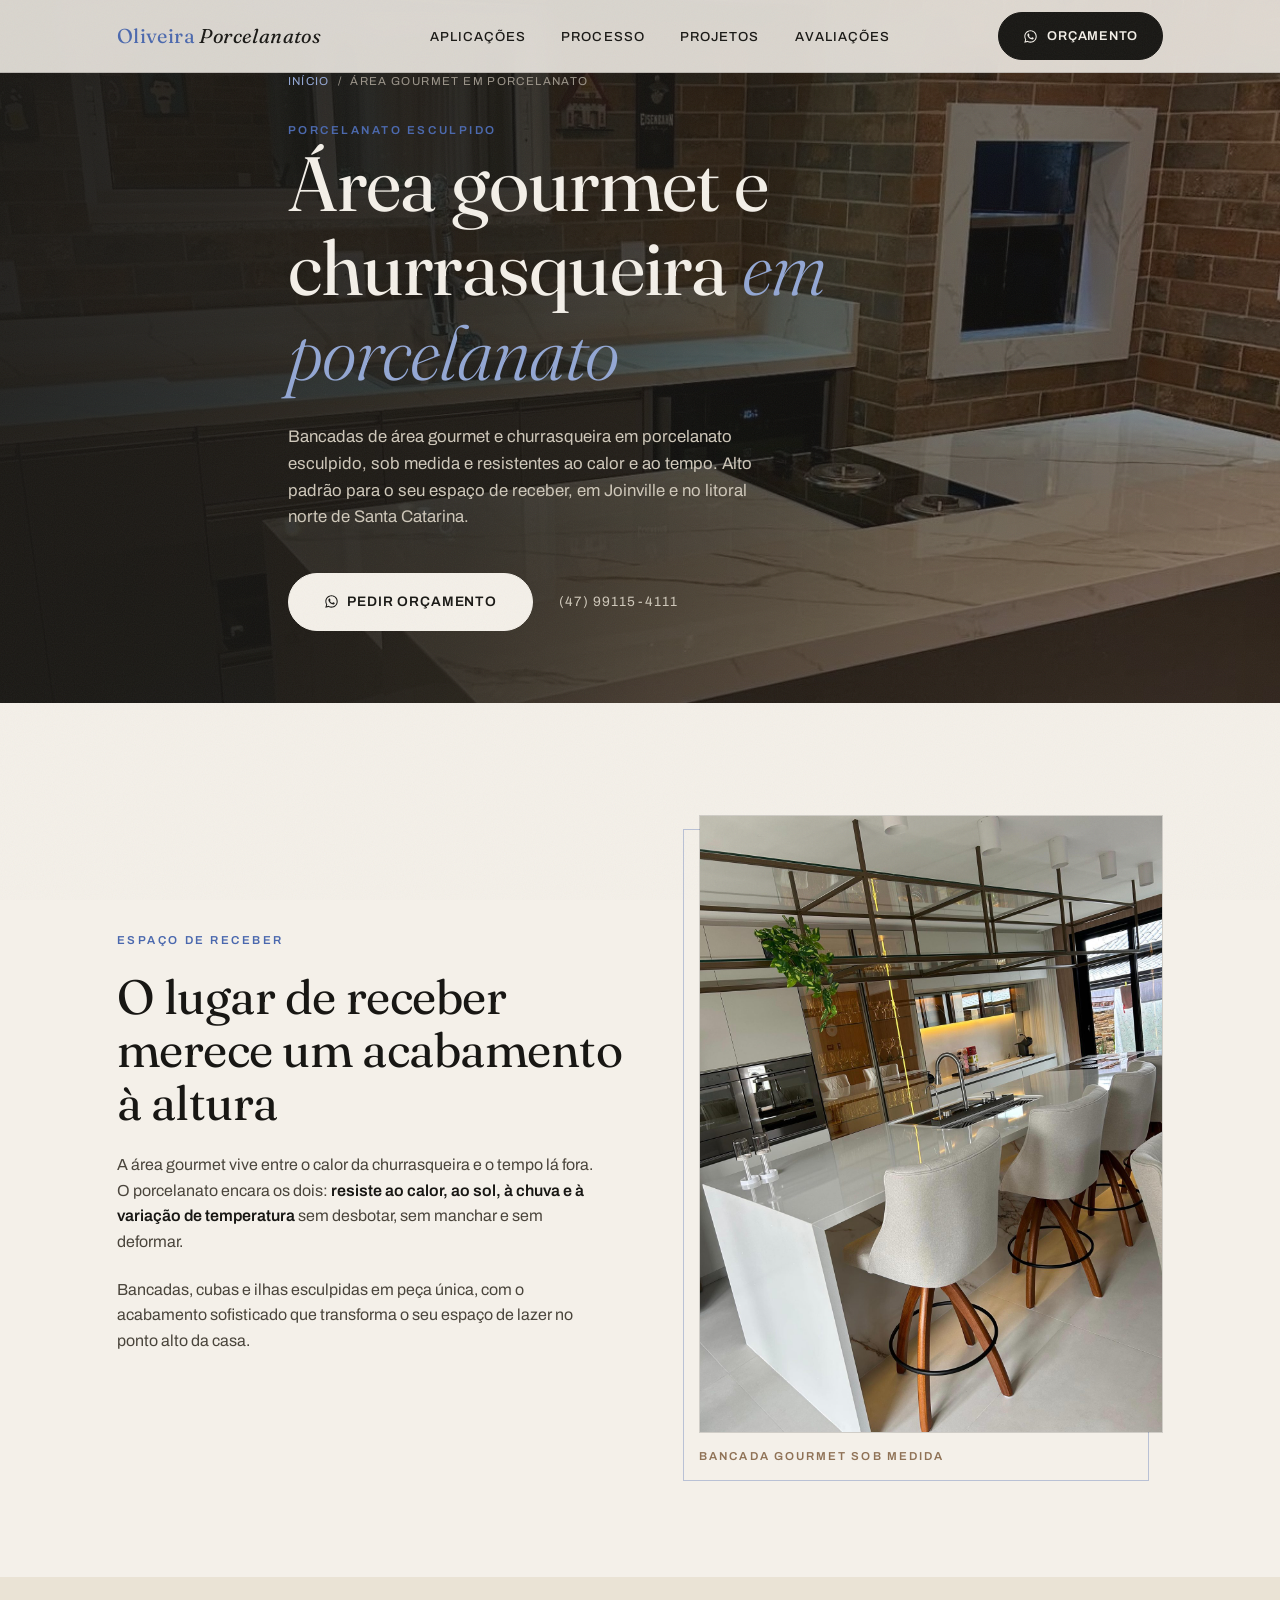
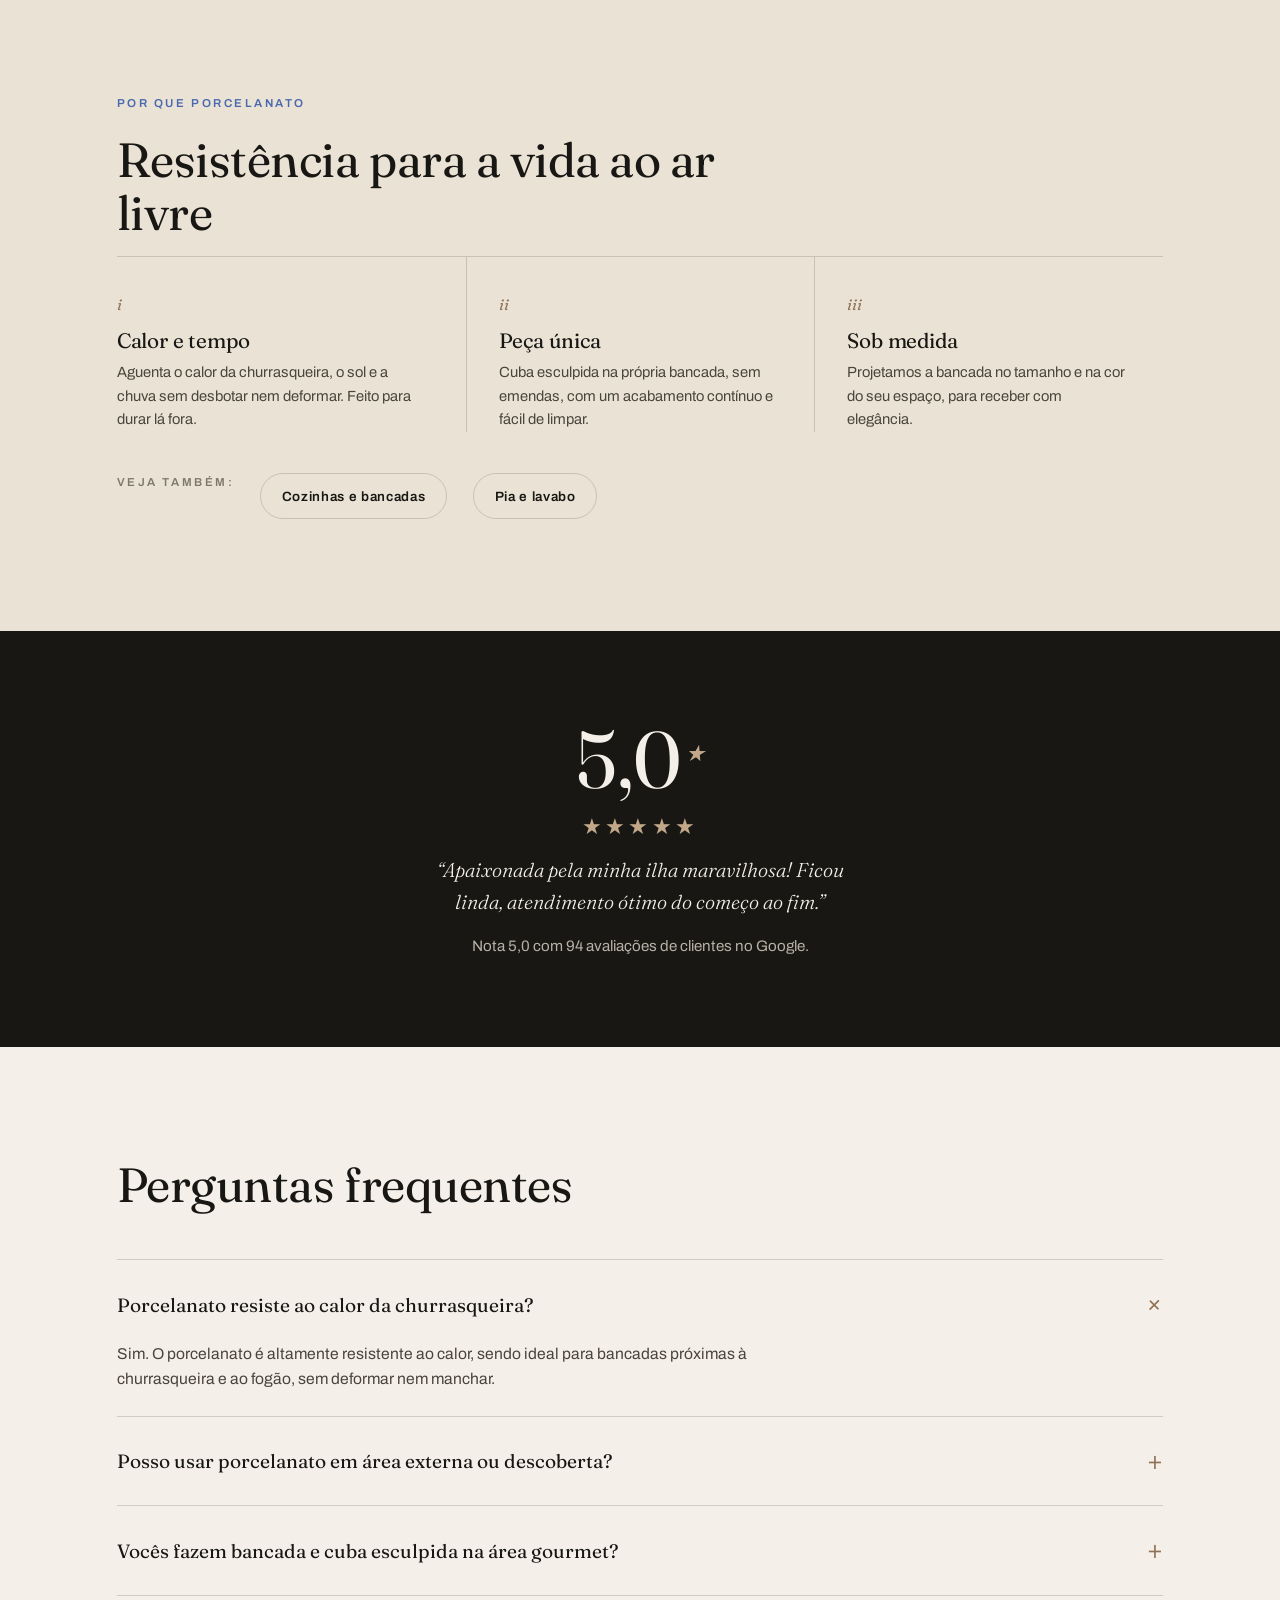
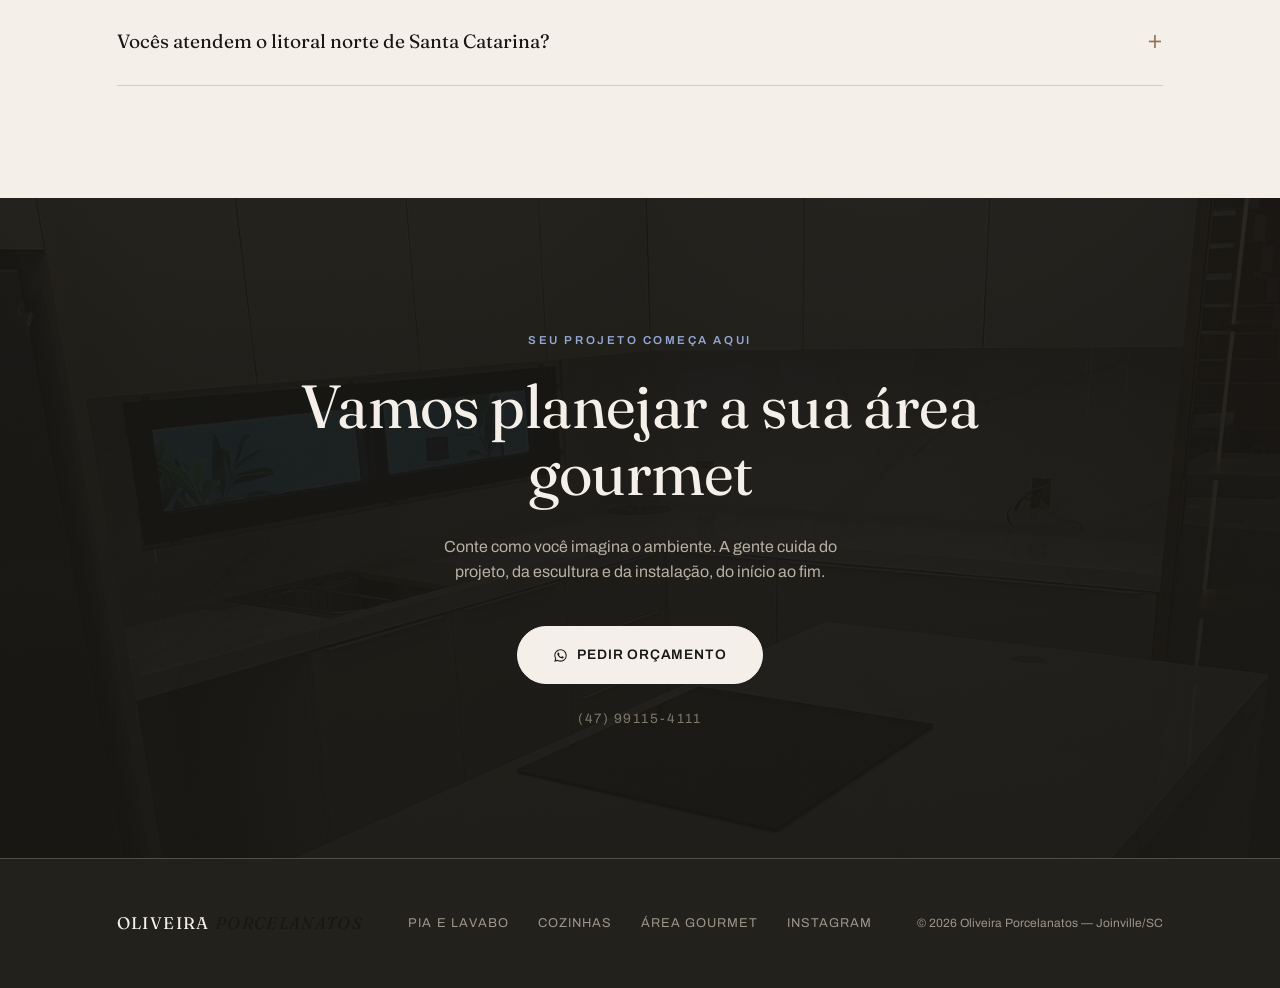
<file: area-gourmet-porcelanato/index.html>
<!DOCTYPE html>
<html lang="pt-BR">
<head>
<meta charset="UTF-8">
<meta name="viewport" content="width=device-width, initial-scale=1.0">
<title>Área Gourmet e Churrasqueira em Porcelanato | Joinville e Litoral SC | Oliveira Porcelanatos</title>
<meta name="description" content="Bancadas de área gourmet e churrasqueira em porcelanato esculpido, sob medida. Resistente ao calor e ao tempo, alto padrão. Joinville, Balneário Camboriú, Itapema e região.">
<link rel="canonical" href="https://oliveiraporcelanatos.com.br/area-gourmet-porcelanato/">
<link rel="icon" type="image/png" sizes="32x32" href="../assets/favicon-32.png">
<link rel="icon" type="image/png" sizes="16x16" href="../assets/favicon-16.png">
<link rel="apple-touch-icon" href="../assets/favicon-180.png">

<meta property="og:title" content="Área Gourmet e Churrasqueira em Porcelanato | Oliveira Porcelanatos">
<meta property="og:description" content="Bancadas de área gourmet e churrasqueira em porcelanato esculpido, resistentes ao calor e ao tempo. Alto padrão sob medida em Joinville e litoral norte de SC.">
<meta property="og:type" content="website">
<meta property="og:url" content="https://oliveiraporcelanatos.com.br/area-gourmet-porcelanato/">
<meta property="og:image" content="https://oliveiraporcelanatos.com.br/assets/aplic-gourmet.jpg">
<meta property="og:locale" content="pt_BR">

<script type="application/ld+json">
{
  "@context":"https://schema.org","@type":"Service",
  "serviceType":"Área gourmet e churrasqueira em porcelanato esculpido",
  "provider":{"@type":"LocalBusiness","name":"Oliveira Porcelanatos","telephone":"+5547991154111","url":"https://oliveiraporcelanatos.com.br/","aggregateRating":{"@type":"AggregateRating","ratingValue":"5.0","reviewCount":"94"}},
  "areaServed":["Joinville","Balneário Camboriú","Itapema","Barra Velha","Itajaí","Blumenau"],
  "description":"Bancadas de área gourmet e churrasqueira em porcelanato esculpido, sob medida, resistentes ao calor e às intempéries."
}
</script>
<script type="application/ld+json">
{
  "@context":"https://schema.org","@type":"BreadcrumbList",
  "itemListElement":[
    {"@type":"ListItem","position":1,"name":"Início","item":"https://oliveiraporcelanatos.com.br/"},
    {"@type":"ListItem","position":2,"name":"Área gourmet em porcelanato","item":"https://oliveiraporcelanatos.com.br/area-gourmet-porcelanato/"}
  ]
}
</script>
<script type="application/ld+json">
{
  "@context":"https://schema.org","@type":"FAQPage","mainEntity":[
    {"@type":"Question","name":"Porcelanato resiste ao calor da churrasqueira?","acceptedAnswer":{"@type":"Answer","text":"Sim. O porcelanato é altamente resistente ao calor, sendo ideal para bancadas próximas à churrasqueira e ao fogão, sem deformar nem manchar."}},
    {"@type":"Question","name":"Posso usar porcelanato em área externa ou descoberta?","acceptedAnswer":{"@type":"Answer","text":"Sim. O porcelanato resiste ao sol, à chuva e à variação de temperatura sem desbotar, o que o torna excelente para áreas gourmet abertas e varandas."}},
    {"@type":"Question","name":"Vocês fazem bancada e cuba esculpida na área gourmet?","acceptedAnswer":{"@type":"Answer","text":"Sim. Esculpimos a cuba na própria chapa, em peça única com a bancada, e projetamos tudo sob medida para o seu espaço de receber."}},
    {"@type":"Question","name":"Vocês atendem o litoral norte de Santa Catarina?","acceptedAnswer":{"@type":"Answer","text":"Sim. Atendemos Joinville e todo o litoral norte de SC, incluindo Balneário Camboriú, Itapema e Barra Velha, levando o projeto pronto para a instalação."}}
  ]
}
</script>

<!-- Meta Pixel -->
<script>
!function(f,b,e,v,n,t,s){if(f.fbq)return;n=f.fbq=function(){n.callMethod?
n.callMethod.apply(n,arguments):n.queue.push(arguments)};if(!f._fbq)f._fbq=n;
n.push=n;n.loaded=!0;n.version='2.0';n.queue=[];t=b.createElement(e);t.async=!0;
t.src=v;s=b.getElementsByTagName(e)[0];s.parentNode.insertBefore(t,s)}(window,
document,'script','https://connect.facebook.net/en_US/fbevents.js');
fbq('init', '1409799454353102');
fbq('track', 'PageView');
</script>
<noscript><img height="1" width="1" style="display:none"
src="https://www.facebook.com/tr?id=1409799454353102&ev=PageView&noscript=1"/></noscript>
<!-- End Meta Pixel -->

<!-- Google Analytics (GA4) -->
<script async src="https://www.googletagmanager.com/gtag/js?id=G-6F4FPWEDV4"></script>
<script>
window.dataLayer = window.dataLayer || [];
function gtag(){dataLayer.push(arguments);}
gtag('js', new Date());
gtag('config', 'G-6F4FPWEDV4');
</script>
<!-- End Google Analytics -->

<!-- Microsoft Clarity -->
<script type="text/javascript">
(function(c,l,a,r,i,t,y){
c[a]=c[a]||function(){(c[a].q=c[a].q||[]).push(arguments)};
t=l.createElement(r);t.async=1;t.src="https://www.clarity.ms/tag/"+i;
y=l.getElementsByTagName(r)[0];y.parentNode.insertBefore(t,y);
})(window, document, "clarity", "script", "xisjnmj8z2");
</script>
<!-- End Microsoft Clarity -->

<link rel="preconnect" href="https://fonts.googleapis.com">
<link rel="preconnect" href="https://fonts.gstatic.com" crossorigin>
<link href="https://fonts.googleapis.com/css2?family=Fraunces:ital,opsz,wght@0,9..144,300;0,9..144,400;0,9..144,500;1,9..144,300;1,9..144,400&family=Archivo:wght@400;500;600&display=swap" rel="stylesheet">
<link rel="stylesheet" href="../assets/aplicacoes.css">
</head>
<body>

<header>
  <div class="wrap nav">
    <a class="marca" href="../">Oliveira <span>Porcelanatos</span></a>
    <ul class="nav-links">
      <li><a href="../#aplicacoes">Aplicações</a></li>
      <li><a href="../#processo">Processo</a></li>
      <li><a href="../#projetos">Projetos</a></li>
      <li><a href="../#reputacao">Avaliações</a></li>
    </ul>
    <a class="btn-zap" href="../orcamento/?ref=site-gourmet">
      <svg viewBox="0 0 24 24"><path d="M19.05 4.91A9.82 9.82 0 0012.04 2c-5.46 0-9.91 4.45-9.91 9.91 0 1.75.46 3.45 1.32 4.95L2.05 22l5.25-1.38c1.45.79 3.08 1.21 4.74 1.21 5.46 0 9.91-4.45 9.91-9.91 0-2.65-1.03-5.14-2.9-7.01zm-7.01 15.24c-1.48 0-2.93-.4-4.2-1.15l-.3-.18-3.12.82.83-3.04-.2-.31a8.26 8.26 0 01-1.26-4.38c0-4.54 3.7-8.24 8.25-8.24 2.2 0 4.27.86 5.82 2.42a8.18 8.18 0 012.41 5.83c0 4.54-3.7 8.24-8.25 8.24zm4.52-6.16c-.25-.12-1.47-.72-1.69-.81-.23-.08-.39-.12-.56.12-.17.25-.64.81-.78.97-.14.17-.29.19-.54.06-.25-.12-1.05-.39-1.99-1.23-.74-.66-1.23-1.47-1.38-1.72-.14-.25-.02-.38.11-.51.11-.11.25-.29.37-.43.13-.14.17-.25.25-.41.08-.17.04-.31-.02-.43-.06-.12-.56-1.34-.76-1.84-.2-.48-.41-.42-.56-.42-.14 0-.31-.02-.48-.02s-.43.06-.66.31c-.22.25-.86.85-.86 2.07 0 1.22.89 2.4 1.01 2.56.12.17 1.75 2.67 4.24 3.74.59.26 1.05.41 1.41.52.59.19 1.13.16 1.56.1.48-.07 1.47-.6 1.68-1.18.21-.58.21-1.08.14-1.18-.06-.11-.22-.17-.47-.29z"/></svg>
      Orçamento
    </a>
  </div>
</header>

<section class="ap-hero" style="background-image:url('../assets/aplic-gourmet.jpg')">
  <div class="wrap ap-hero-inner">
    <nav class="bc"><a href="../">Início</a> <span>/</span> <span>Área gourmet em porcelanato</span></nav>
    <span class="label">Porcelanato esculpido</span>
    <h1>Área gourmet e churrasqueira <em>em porcelanato</em></h1>
    <p class="sub">Bancadas de área gourmet e churrasqueira em porcelanato esculpido, sob medida e resistentes ao calor e ao tempo. Alto padrão para o seu espaço de receber, em Joinville e no litoral norte de Santa Catarina.</p>
    <div class="ctas">
      <a class="btn-zap grande" href="../orcamento/?ref=site-gourmet">
        <svg viewBox="0 0 24 24"><path d="M19.05 4.91A9.82 9.82 0 0012.04 2c-5.46 0-9.91 4.45-9.91 9.91 0 1.75.46 3.45 1.32 4.95L2.05 22l5.25-1.38c1.45.79 3.08 1.21 4.74 1.21 5.46 0 9.91-4.45 9.91-9.91 0-2.65-1.03-5.14-2.9-7.01zm-7.01 15.24c-1.48 0-2.93-.4-4.2-1.15l-.3-.18-3.12.82.83-3.04-.2-.31a8.26 8.26 0 01-1.26-4.38c0-4.54 3.7-8.24 8.25-8.24 2.2 0 4.27.86 5.82 2.42a8.18 8.18 0 012.41 5.83c0 4.54-3.7 8.24-8.25 8.24zm4.52-6.16c-.25-.12-1.47-.72-1.69-.81-.23-.08-.39-.12-.56.12-.17.25-.64.81-.78.97-.14.17-.29.19-.54.06-.25-.12-1.05-.39-1.99-1.23-.74-.66-1.23-1.47-1.38-1.72-.14-.25-.02-.38.11-.51.11-.11.25-.29.37-.43.13-.14.17-.25.25-.41.08-.17.04-.31-.02-.43-.06-.12-.56-1.34-.76-1.84-.2-.48-.41-.42-.56-.42-.14 0-.31-.02-.48-.02s-.43.06-.66.31c-.22.25-.86.85-.86 2.07 0 1.22.89 2.4 1.01 2.56.12.17 1.75 2.67 4.24 3.74.59.26 1.05.41 1.41.52.59.19 1.13.16 1.56.1.48-.07 1.47-.6 1.68-1.18.21-.58.21-1.08.14-1.18-.06-.11-.22-.17-.47-.29z"/></svg>
        Pedir orçamento
      </a>
      <a class="fone" href="tel:+5547991154111">(47) 99115-4111</a>
    </div>
  </div>
</section>

<section class="ap-sec">
  <div class="wrap ap-duo">
    <div>
      <span class="label">Espaço de receber</span>
      <h2>O lugar de receber merece um acabamento à altura</h2>
      <p>A área gourmet vive entre o calor da churrasqueira e o tempo lá fora. O porcelanato encara os dois: <strong>resiste ao calor, ao sol, à chuva e à variação de temperatura</strong> sem desbotar, sem manchar e sem deformar.</p>
      <p>Bancadas, cubas e ilhas esculpidas em peça única, com o acabamento sofisticado que transforma o seu espaço de lazer no ponto alto da casa.</p>
    </div>
    <figure class="foto-quadro dir">
      <img src="../assets/atelie-quartzo.jpg" alt="Bancada de área gourmet em porcelanato esculpido de alto padrão" loading="lazy">
      <figcaption>Bancada gourmet sob medida</figcaption>
    </figure>
  </div>
</section>

<section class="ap-sec alt">
  <div class="wrap">
    <span class="label">Por que porcelanato</span>
    <h2>Resistência para a vida ao ar livre</h2>
    <div class="benef">
      <div class="it">
        <span class="idx">i</span>
        <h3>Calor e tempo</h3>
        <p>Aguenta o calor da churrasqueira, o sol e a chuva sem desbotar nem deformar. Feito para durar lá fora.</p>
      </div>
      <div class="it">
        <span class="idx">ii</span>
        <h3>Peça única</h3>
        <p>Cuba esculpida na própria bancada, sem emendas, com um acabamento contínuo e fácil de limpar.</p>
      </div>
      <div class="it">
        <span class="idx">iii</span>
        <h3>Sob medida</h3>
        <p>Projetamos a bancada no tamanho e na cor do seu espaço, para receber com elegância.</p>
      </div>
    </div>
    <div class="rel">
      <span class="label" style="color:#7E776B">Veja também:</span>
      <a href="../cozinha-porcelanato/">Cozinhas e bancadas</a>
      <a href="../pia-lavabo-esculpido/">Pia e lavabo</a>
    </div>
  </div>
</section>

<section class="ap-prova">
  <div class="wrap">
    <div class="nota">5,0<sup>★</sup></div>
    <div class="estrelas">★★★★★</div>
    <p class="quote">“Apaixonada pela minha ilha maravilhosa! Ficou linda, atendimento ótimo do começo ao fim.”</p>
    <p>Nota 5,0 com 94 avaliações de clientes no Google.</p>
  </div>
</section>

<section class="faq">
  <div class="wrap">
    <h2>Perguntas frequentes</h2>
    <details open>
      <summary>Porcelanato resiste ao calor da churrasqueira?</summary>
      <p>Sim. O porcelanato é altamente resistente ao calor, sendo ideal para bancadas próximas à churrasqueira e ao fogão, sem deformar nem manchar.</p>
    </details>
    <details>
      <summary>Posso usar porcelanato em área externa ou descoberta?</summary>
      <p>Sim. O porcelanato resiste ao sol, à chuva e à variação de temperatura sem desbotar, o que o torna excelente para áreas gourmet abertas e varandas.</p>
    </details>
    <details>
      <summary>Vocês fazem bancada e cuba esculpida na área gourmet?</summary>
      <p>Sim. Esculpimos a cuba na própria chapa, em peça única com a bancada, e projetamos tudo sob medida para o seu espaço de receber.</p>
    </details>
    <details>
      <summary>Vocês atendem o litoral norte de Santa Catarina?</summary>
      <p>Sim. Atendemos Joinville e todo o litoral norte de SC, incluindo Balneário Camboriú, Itapema e Barra Velha, levando o projeto pronto para a instalação.</p>
    </details>
  </div>
</section>

<section class="cta-final">
  <div class="wrap">
    <span class="label" style="color:var(--azul-claro)">Seu projeto começa aqui</span>
    <h2>Vamos planejar a sua área gourmet</h2>
    <p>Conte como você imagina o ambiente. A gente cuida do projeto, da escultura e da instalação, do início ao fim.</p>
    <a class="btn-zap grande" href="../orcamento/?ref=site-gourmet">
      <svg viewBox="0 0 24 24"><path d="M19.05 4.91A9.82 9.82 0 0012.04 2c-5.46 0-9.91 4.45-9.91 9.91 0 1.75.46 3.45 1.32 4.95L2.05 22l5.25-1.38c1.45.79 3.08 1.21 4.74 1.21 5.46 0 9.91-4.45 9.91-9.91 0-2.65-1.03-5.14-2.9-7.01zm-7.01 15.24c-1.48 0-2.93-.4-4.2-1.15l-.3-.18-3.12.82.83-3.04-.2-.31a8.26 8.26 0 01-1.26-4.38c0-4.54 3.7-8.24 8.25-8.24 2.2 0 4.27.86 5.82 2.42a8.18 8.18 0 012.41 5.83c0 4.54-3.7 8.24-8.25 8.24zm4.52-6.16c-.25-.12-1.47-.72-1.69-.81-.23-.08-.39-.12-.56.12-.17.25-.64.81-.78.97-.14.17-.29.19-.54.06-.25-.12-1.05-.39-1.99-1.23-.74-.66-1.23-1.47-1.38-1.72-.14-.25-.02-.38.11-.51.11-.11.25-.29.37-.43.13-.14.17-.25.25-.41.08-.17.04-.31-.02-.43-.06-.12-.56-1.34-.76-1.84-.2-.48-.41-.42-.56-.42-.14 0-.31-.02-.48-.02s-.43.06-.66.31c-.22.25-.86.85-.86 2.07 0 1.22.89 2.4 1.01 2.56.12.17 1.75 2.67 4.24 3.74.59.26 1.05.41 1.41.52.59.19 1.13.16 1.56.1.48-.07 1.47-.6 1.68-1.18.21-.58.21-1.08.14-1.18-.06-.11-.22-.17-.47-.29z"/></svg>
      Pedir orçamento
    </a>
    <a class="fone" href="tel:+5547991154111">(47) 99115-4111</a>
  </div>
</section>

<footer>
  <div class="wrap rodape">
    <a class="marca" href="../">Oliveira <span>Porcelanatos</span></a>
    <nav>
      <a href="../pia-lavabo-esculpido/">Pia e lavabo</a>
      <a href="../cozinha-porcelanato/">Cozinhas</a>
      <a href="../area-gourmet-porcelanato/">Área gourmet</a>
      <a href="https://www.instagram.com/oliveiraporcelanatos/" target="_blank" rel="noopener">Instagram</a>
    </nav>
    <small>© 2026 Oliveira Porcelanatos — Joinville/SC</small>
  </div>
</footer>

<script>
// rastreio de cliques no CTA de orçamento (GA4; Pixel dispara dentro do funil)
document.querySelectorAll('a[href*="orcamento/"]').forEach(a => {
  a.addEventListener('click', () => {
    if (window.gtag) gtag('event', 'cta_orcamento', { event_category: 'lead', event_label: 'area-gourmet' });
  });
});
</script>
</body>
</html>
</file>
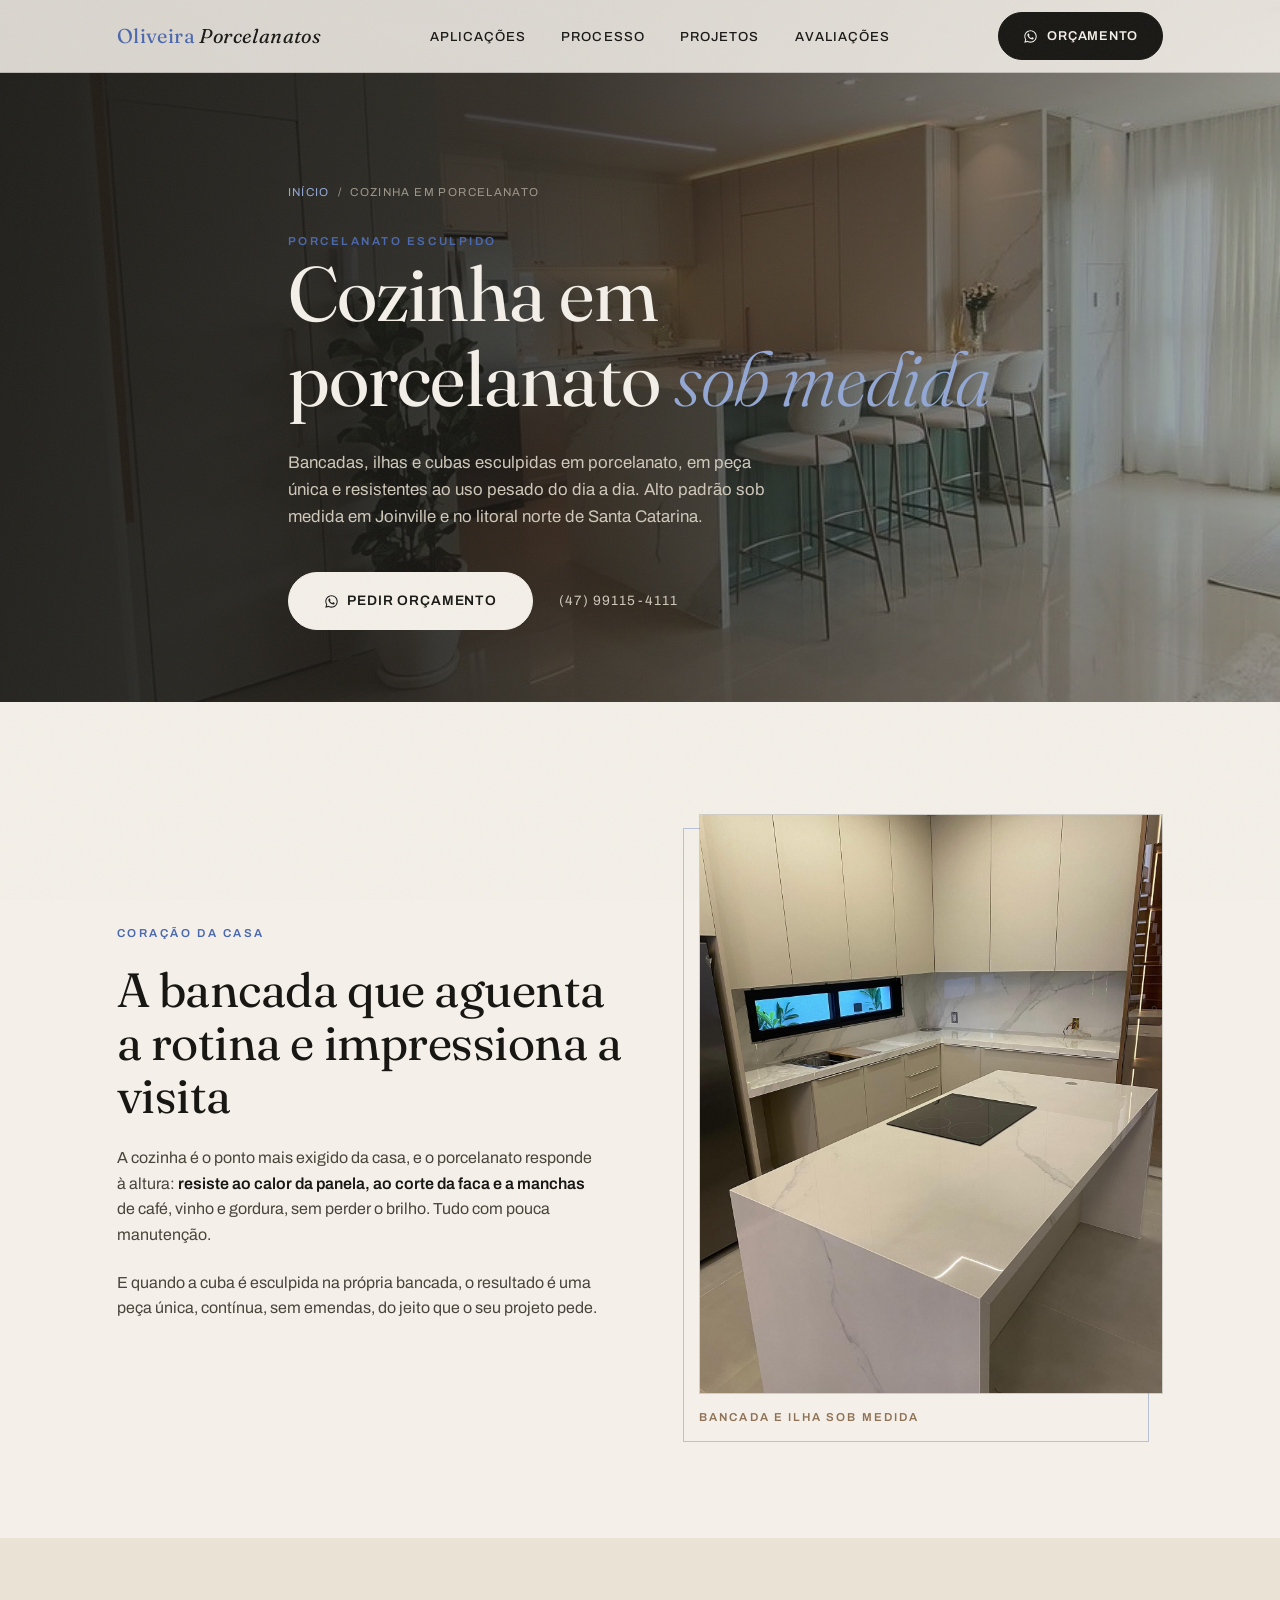
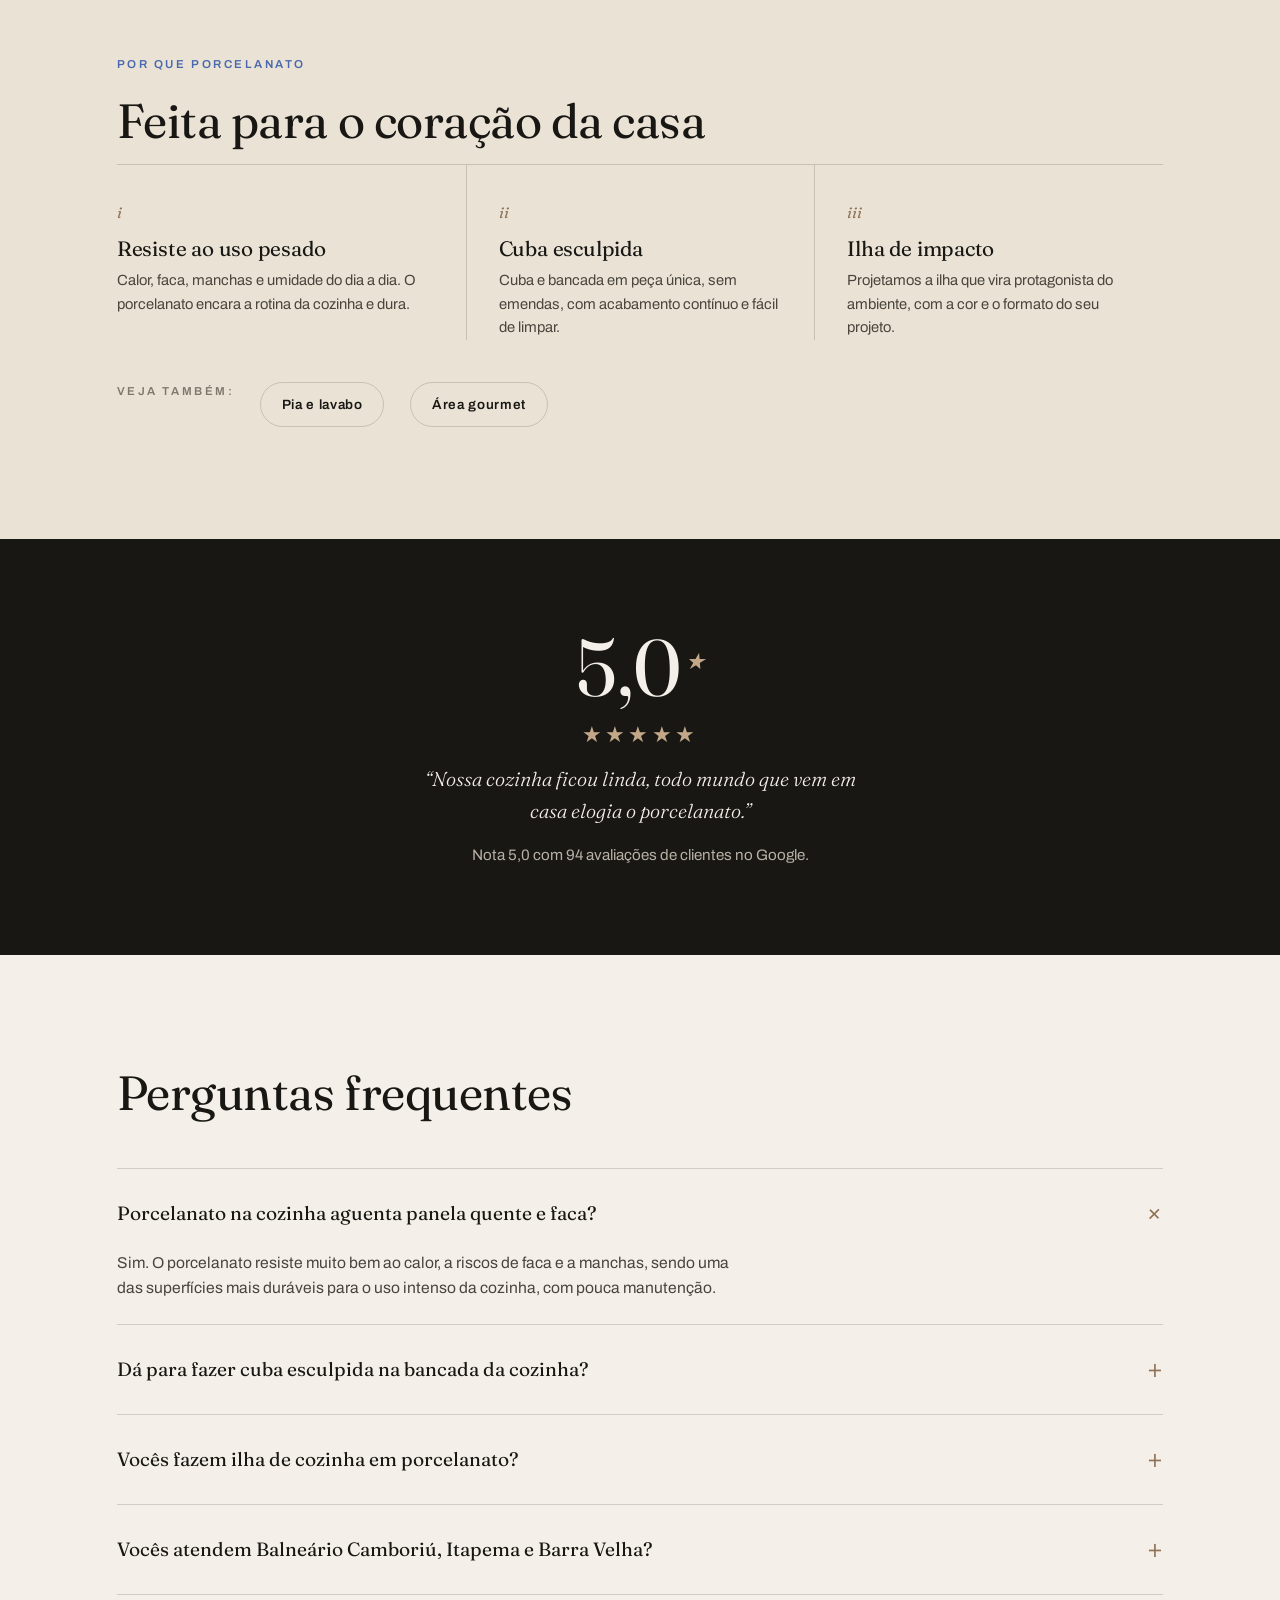
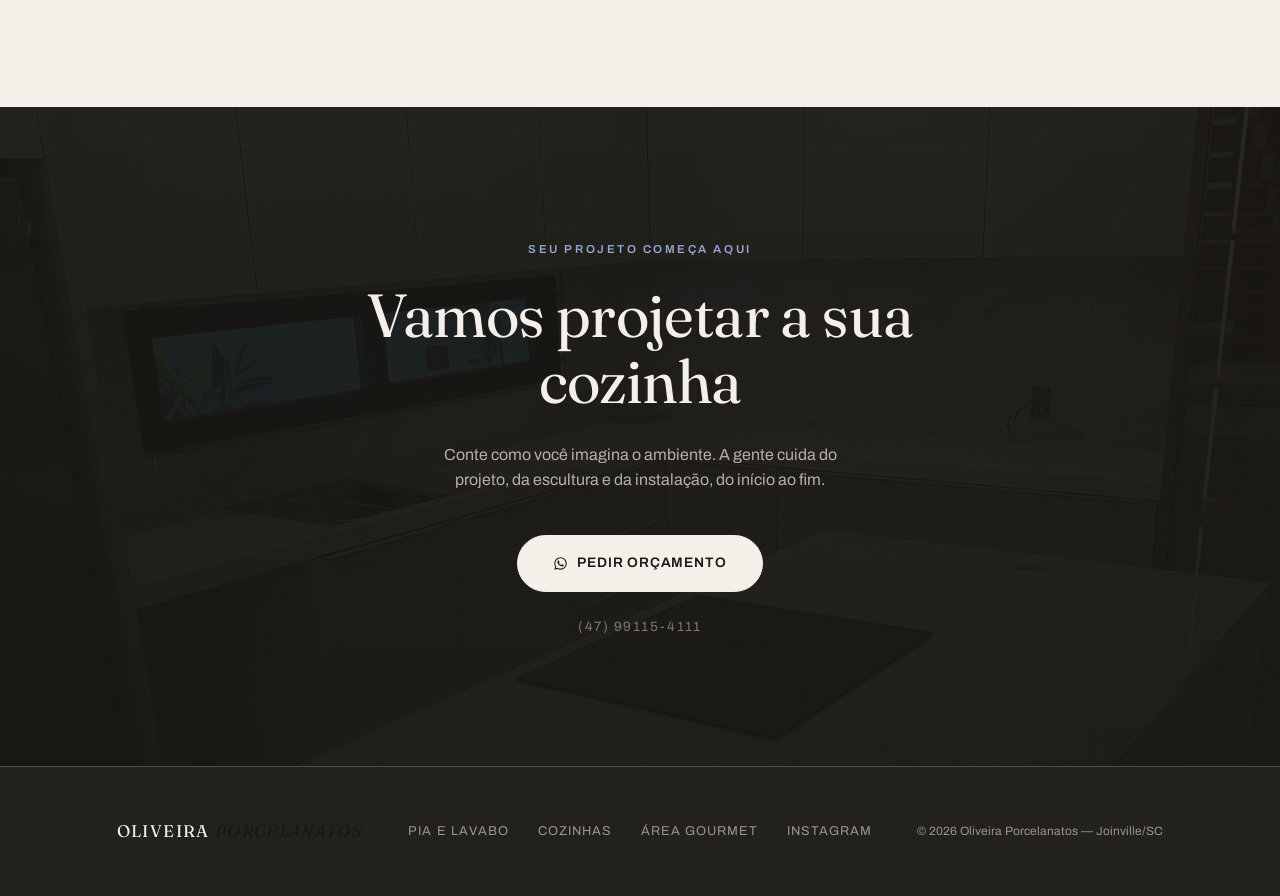
<file: cozinha-porcelanato/index.html>
<!DOCTYPE html>
<html lang="pt-BR">
<head>
<meta charset="UTF-8">
<meta name="viewport" content="width=device-width, initial-scale=1.0">
<title>Cozinha em Porcelanato | Bancadas e Ilhas Sob Medida em Joinville | Oliveira Porcelanatos</title>
<meta name="description" content="Bancadas, ilhas e cubas de cozinha em porcelanato esculpido, em peça única e de alto padrão. Resistente ao calor, à faca e a manchas. Joinville, Balneário Camboriú, Itapema e região.">
<link rel="canonical" href="https://oliveiraporcelanatos.com.br/cozinha-porcelanato/">
<link rel="icon" type="image/png" sizes="32x32" href="../assets/favicon-32.png">
<link rel="icon" type="image/png" sizes="16x16" href="../assets/favicon-16.png">
<link rel="apple-touch-icon" href="../assets/favicon-180.png">

<meta property="og:title" content="Cozinha em Porcelanato Sob Medida | Oliveira Porcelanatos">
<meta property="og:description" content="Bancadas, ilhas e cubas de cozinha em porcelanato esculpido, resistentes ao uso pesado do dia a dia. Alto padrão sob medida em Joinville e litoral norte de SC.">
<meta property="og:type" content="website">
<meta property="og:url" content="https://oliveiraporcelanatos.com.br/cozinha-porcelanato/">
<meta property="og:image" content="https://oliveiraporcelanatos.com.br/assets/aplic-cozinhas.jpg">
<meta property="og:locale" content="pt_BR">

<script type="application/ld+json">
{
  "@context":"https://schema.org","@type":"Service",
  "serviceType":"Bancada e cozinha em porcelanato esculpido",
  "provider":{"@type":"LocalBusiness","name":"Oliveira Porcelanatos","telephone":"+5547991154111","url":"https://oliveiraporcelanatos.com.br/","aggregateRating":{"@type":"AggregateRating","ratingValue":"5.0","reviewCount":"94"}},
  "areaServed":["Joinville","Balneário Camboriú","Itapema","Barra Velha","Itajaí","Blumenau"],
  "description":"Bancadas, ilhas e cubas de cozinha em porcelanato esculpido, em peça única, sob medida e de alto padrão."
}
</script>
<script type="application/ld+json">
{
  "@context":"https://schema.org","@type":"BreadcrumbList",
  "itemListElement":[
    {"@type":"ListItem","position":1,"name":"Início","item":"https://oliveiraporcelanatos.com.br/"},
    {"@type":"ListItem","position":2,"name":"Cozinha em porcelanato","item":"https://oliveiraporcelanatos.com.br/cozinha-porcelanato/"}
  ]
}
</script>
<script type="application/ld+json">
{
  "@context":"https://schema.org","@type":"FAQPage","mainEntity":[
    {"@type":"Question","name":"Porcelanato na cozinha aguenta panela quente e faca?","acceptedAnswer":{"@type":"Answer","text":"Sim. O porcelanato resiste muito bem ao calor, a riscos de faca e a manchas, sendo uma das superfícies mais duráveis para o uso intenso da cozinha, com pouca manutenção."}},
    {"@type":"Question","name":"Dá para fazer cuba esculpida na bancada da cozinha?","acceptedAnswer":{"@type":"Answer","text":"Sim. A cuba é esculpida na própria chapa de porcelanato, formando peça única com a bancada, sem emendas e sem o encontro de materiais, com um acabamento contínuo e fácil de limpar."}},
    {"@type":"Question","name":"Vocês fazem ilha de cozinha em porcelanato?","acceptedAnswer":{"@type":"Answer","text":"Sim. Projetamos ilhas e bancadas sob medida, com o tamanho, a cor e os detalhes do seu projeto, do desenho à instalação."}},
    {"@type":"Question","name":"Vocês atendem Balneário Camboriú, Itapema e Barra Velha?","acceptedAnswer":{"@type":"Answer","text":"Sim. Além de Joinville, atendemos toda a região e o litoral norte de Santa Catarina, levando o projeto pronto para a instalação."}}
  ]
}
</script>

<!-- Meta Pixel -->
<script>
!function(f,b,e,v,n,t,s){if(f.fbq)return;n=f.fbq=function(){n.callMethod?
n.callMethod.apply(n,arguments):n.queue.push(arguments)};if(!f._fbq)f._fbq=n;
n.push=n;n.loaded=!0;n.version='2.0';n.queue=[];t=b.createElement(e);t.async=!0;
t.src=v;s=b.getElementsByTagName(e)[0];s.parentNode.insertBefore(t,s)}(window,
document,'script','https://connect.facebook.net/en_US/fbevents.js');
fbq('init', '1409799454353102');
fbq('track', 'PageView');
</script>
<noscript><img height="1" width="1" style="display:none"
src="https://www.facebook.com/tr?id=1409799454353102&ev=PageView&noscript=1"/></noscript>
<!-- End Meta Pixel -->

<!-- Google Analytics (GA4) -->
<script async src="https://www.googletagmanager.com/gtag/js?id=G-6F4FPWEDV4"></script>
<script>
window.dataLayer = window.dataLayer || [];
function gtag(){dataLayer.push(arguments);}
gtag('js', new Date());
gtag('config', 'G-6F4FPWEDV4');
</script>
<!-- End Google Analytics -->

<!-- Microsoft Clarity -->
<script type="text/javascript">
(function(c,l,a,r,i,t,y){
c[a]=c[a]||function(){(c[a].q=c[a].q||[]).push(arguments)};
t=l.createElement(r);t.async=1;t.src="https://www.clarity.ms/tag/"+i;
y=l.getElementsByTagName(r)[0];y.parentNode.insertBefore(t,y);
})(window, document, "clarity", "script", "xisjnmj8z2");
</script>
<!-- End Microsoft Clarity -->

<link rel="preconnect" href="https://fonts.googleapis.com">
<link rel="preconnect" href="https://fonts.gstatic.com" crossorigin>
<link href="https://fonts.googleapis.com/css2?family=Fraunces:ital,opsz,wght@0,9..144,300;0,9..144,400;0,9..144,500;1,9..144,300;1,9..144,400&family=Archivo:wght@400;500;600&display=swap" rel="stylesheet">
<link rel="stylesheet" href="../assets/aplicacoes.css">
</head>
<body>

<header>
  <div class="wrap nav">
    <a class="marca" href="../">Oliveira <span>Porcelanatos</span></a>
    <ul class="nav-links">
      <li><a href="../#aplicacoes">Aplicações</a></li>
      <li><a href="../#processo">Processo</a></li>
      <li><a href="../#projetos">Projetos</a></li>
      <li><a href="../#reputacao">Avaliações</a></li>
    </ul>
    <a class="btn-zap" href="../orcamento/?ref=site-cozinha">
      <svg viewBox="0 0 24 24"><path d="M19.05 4.91A9.82 9.82 0 0012.04 2c-5.46 0-9.91 4.45-9.91 9.91 0 1.75.46 3.45 1.32 4.95L2.05 22l5.25-1.38c1.45.79 3.08 1.21 4.74 1.21 5.46 0 9.91-4.45 9.91-9.91 0-2.65-1.03-5.14-2.9-7.01zm-7.01 15.24c-1.48 0-2.93-.4-4.2-1.15l-.3-.18-3.12.82.83-3.04-.2-.31a8.26 8.26 0 01-1.26-4.38c0-4.54 3.7-8.24 8.25-8.24 2.2 0 4.27.86 5.82 2.42a8.18 8.18 0 012.41 5.83c0 4.54-3.7 8.24-8.25 8.24zm4.52-6.16c-.25-.12-1.47-.72-1.69-.81-.23-.08-.39-.12-.56.12-.17.25-.64.81-.78.97-.14.17-.29.19-.54.06-.25-.12-1.05-.39-1.99-1.23-.74-.66-1.23-1.47-1.38-1.72-.14-.25-.02-.38.11-.51.11-.11.25-.29.37-.43.13-.14.17-.25.25-.41.08-.17.04-.31-.02-.43-.06-.12-.56-1.34-.76-1.84-.2-.48-.41-.42-.56-.42-.14 0-.31-.02-.48-.02s-.43.06-.66.31c-.22.25-.86.85-.86 2.07 0 1.22.89 2.4 1.01 2.56.12.17 1.75 2.67 4.24 3.74.59.26 1.05.41 1.41.52.59.19 1.13.16 1.56.1.48-.07 1.47-.6 1.68-1.18.21-.58.21-1.08.14-1.18-.06-.11-.22-.17-.47-.29z"/></svg>
      Orçamento
    </a>
  </div>
</header>

<section class="ap-hero" style="background-image:url('../assets/aplic-cozinhas.jpg')">
  <div class="wrap ap-hero-inner">
    <nav class="bc"><a href="../">Início</a> <span>/</span> <span>Cozinha em porcelanato</span></nav>
    <span class="label">Porcelanato esculpido</span>
    <h1>Cozinha em porcelanato <em>sob medida</em></h1>
    <p class="sub">Bancadas, ilhas e cubas esculpidas em porcelanato, em peça única e resistentes ao uso pesado do dia a dia. Alto padrão sob medida em Joinville e no litoral norte de Santa Catarina.</p>
    <div class="ctas">
      <a class="btn-zap grande" href="../orcamento/?ref=site-cozinha">
        <svg viewBox="0 0 24 24"><path d="M19.05 4.91A9.82 9.82 0 0012.04 2c-5.46 0-9.91 4.45-9.91 9.91 0 1.75.46 3.45 1.32 4.95L2.05 22l5.25-1.38c1.45.79 3.08 1.21 4.74 1.21 5.46 0 9.91-4.45 9.91-9.91 0-2.65-1.03-5.14-2.9-7.01zm-7.01 15.24c-1.48 0-2.93-.4-4.2-1.15l-.3-.18-3.12.82.83-3.04-.2-.31a8.26 8.26 0 01-1.26-4.38c0-4.54 3.7-8.24 8.25-8.24 2.2 0 4.27.86 5.82 2.42a8.18 8.18 0 012.41 5.83c0 4.54-3.7 8.24-8.25 8.24zm4.52-6.16c-.25-.12-1.47-.72-1.69-.81-.23-.08-.39-.12-.56.12-.17.25-.64.81-.78.97-.14.17-.29.19-.54.06-.25-.12-1.05-.39-1.99-1.23-.74-.66-1.23-1.47-1.38-1.72-.14-.25-.02-.38.11-.51.11-.11.25-.29.37-.43.13-.14.17-.25.25-.41.08-.17.04-.31-.02-.43-.06-.12-.56-1.34-.76-1.84-.2-.48-.41-.42-.56-.42-.14 0-.31-.02-.48-.02s-.43.06-.66.31c-.22.25-.86.85-.86 2.07 0 1.22.89 2.4 1.01 2.56.12.17 1.75 2.67 4.24 3.74.59.26 1.05.41 1.41.52.59.19 1.13.16 1.56.1.48-.07 1.47-.6 1.68-1.18.21-.58.21-1.08.14-1.18-.06-.11-.22-.17-.47-.29z"/></svg>
        Pedir orçamento
      </a>
      <a class="fone" href="tel:+5547991154111">(47) 99115-4111</a>
    </div>
  </div>
</section>

<section class="ap-sec">
  <div class="wrap ap-duo">
    <div>
      <span class="label">Coração da casa</span>
      <h2>A bancada que aguenta a rotina e impressiona a visita</h2>
      <p>A cozinha é o ponto mais exigido da casa, e o porcelanato responde à altura: <strong>resiste ao calor da panela, ao corte da faca e a manchas</strong> de café, vinho e gordura, sem perder o brilho. Tudo com pouca manutenção.</p>
      <p>E quando a cuba é esculpida na própria bancada, o resultado é uma peça única, contínua, sem emendas, do jeito que o seu projeto pede.</p>
    </div>
    <figure class="foto-quadro dir">
      <img src="../assets/ambiente-claro.jpg" alt="Cozinha com bancada e ilha em porcelanato de alto padrão" loading="lazy">
      <figcaption>Bancada e ilha sob medida</figcaption>
    </figure>
  </div>
</section>

<section class="ap-sec alt">
  <div class="wrap">
    <span class="label">Por que porcelanato</span>
    <h2>Feita para o coração da casa</h2>
    <div class="benef">
      <div class="it">
        <span class="idx">i</span>
        <h3>Resiste ao uso pesado</h3>
        <p>Calor, faca, manchas e umidade do dia a dia. O porcelanato encara a rotina da cozinha e dura.</p>
      </div>
      <div class="it">
        <span class="idx">ii</span>
        <h3>Cuba esculpida</h3>
        <p>Cuba e bancada em peça única, sem emendas, com acabamento contínuo e fácil de limpar.</p>
      </div>
      <div class="it">
        <span class="idx">iii</span>
        <h3>Ilha de impacto</h3>
        <p>Projetamos a ilha que vira protagonista do ambiente, com a cor e o formato do seu projeto.</p>
      </div>
    </div>
    <div class="rel">
      <span class="label" style="color:#7E776B">Veja também:</span>
      <a href="../pia-lavabo-esculpido/">Pia e lavabo</a>
      <a href="../area-gourmet-porcelanato/">Área gourmet</a>
    </div>
  </div>
</section>

<section class="ap-prova">
  <div class="wrap">
    <div class="nota">5,0<sup>★</sup></div>
    <div class="estrelas">★★★★★</div>
    <p class="quote">“Nossa cozinha ficou linda, todo mundo que vem em casa elogia o porcelanato.”</p>
    <p>Nota 5,0 com 94 avaliações de clientes no Google.</p>
  </div>
</section>

<section class="faq">
  <div class="wrap">
    <h2>Perguntas frequentes</h2>
    <details open>
      <summary>Porcelanato na cozinha aguenta panela quente e faca?</summary>
      <p>Sim. O porcelanato resiste muito bem ao calor, a riscos de faca e a manchas, sendo uma das superfícies mais duráveis para o uso intenso da cozinha, com pouca manutenção.</p>
    </details>
    <details>
      <summary>Dá para fazer cuba esculpida na bancada da cozinha?</summary>
      <p>Sim. A cuba é esculpida na própria chapa de porcelanato, formando peça única com a bancada, sem emendas e sem o encontro de materiais, com um acabamento contínuo e fácil de limpar.</p>
    </details>
    <details>
      <summary>Vocês fazem ilha de cozinha em porcelanato?</summary>
      <p>Sim. Projetamos ilhas e bancadas sob medida, com o tamanho, a cor e os detalhes do seu projeto, do desenho à instalação.</p>
    </details>
    <details>
      <summary>Vocês atendem Balneário Camboriú, Itapema e Barra Velha?</summary>
      <p>Sim. Além de Joinville, atendemos toda a região e o litoral norte de Santa Catarina, levando o projeto pronto para a instalação.</p>
    </details>
  </div>
</section>

<section class="cta-final">
  <div class="wrap">
    <span class="label" style="color:var(--azul-claro)">Seu projeto começa aqui</span>
    <h2>Vamos projetar a sua cozinha</h2>
    <p>Conte como você imagina o ambiente. A gente cuida do projeto, da escultura e da instalação, do início ao fim.</p>
    <a class="btn-zap grande" href="../orcamento/?ref=site-cozinha">
      <svg viewBox="0 0 24 24"><path d="M19.05 4.91A9.82 9.82 0 0012.04 2c-5.46 0-9.91 4.45-9.91 9.91 0 1.75.46 3.45 1.32 4.95L2.05 22l5.25-1.38c1.45.79 3.08 1.21 4.74 1.21 5.46 0 9.91-4.45 9.91-9.91 0-2.65-1.03-5.14-2.9-7.01zm-7.01 15.24c-1.48 0-2.93-.4-4.2-1.15l-.3-.18-3.12.82.83-3.04-.2-.31a8.26 8.26 0 01-1.26-4.38c0-4.54 3.7-8.24 8.25-8.24 2.2 0 4.27.86 5.82 2.42a8.18 8.18 0 012.41 5.83c0 4.54-3.7 8.24-8.25 8.24zm4.52-6.16c-.25-.12-1.47-.72-1.69-.81-.23-.08-.39-.12-.56.12-.17.25-.64.81-.78.97-.14.17-.29.19-.54.06-.25-.12-1.05-.39-1.99-1.23-.74-.66-1.23-1.47-1.38-1.72-.14-.25-.02-.38.11-.51.11-.11.25-.29.37-.43.13-.14.17-.25.25-.41.08-.17.04-.31-.02-.43-.06-.12-.56-1.34-.76-1.84-.2-.48-.41-.42-.56-.42-.14 0-.31-.02-.48-.02s-.43.06-.66.31c-.22.25-.86.85-.86 2.07 0 1.22.89 2.4 1.01 2.56.12.17 1.75 2.67 4.24 3.74.59.26 1.05.41 1.41.52.59.19 1.13.16 1.56.1.48-.07 1.47-.6 1.68-1.18.21-.58.21-1.08.14-1.18-.06-.11-.22-.17-.47-.29z"/></svg>
      Pedir orçamento
    </a>
    <a class="fone" href="tel:+5547991154111">(47) 99115-4111</a>
  </div>
</section>

<footer>
  <div class="wrap rodape">
    <a class="marca" href="../">Oliveira <span>Porcelanatos</span></a>
    <nav>
      <a href="../pia-lavabo-esculpido/">Pia e lavabo</a>
      <a href="../cozinha-porcelanato/">Cozinhas</a>
      <a href="../area-gourmet-porcelanato/">Área gourmet</a>
      <a href="https://www.instagram.com/oliveiraporcelanatos/" target="_blank" rel="noopener">Instagram</a>
    </nav>
    <small>© 2026 Oliveira Porcelanatos — Joinville/SC</small>
  </div>
</footer>

<script>
// rastreio de cliques no CTA de orçamento (GA4; Pixel dispara dentro do funil)
document.querySelectorAll('a[href*="orcamento/"]').forEach(a => {
  a.addEventListener('click', () => {
    if (window.gtag) gtag('event', 'cta_orcamento', { event_category: 'lead', event_label: 'cozinha' });
  });
});
</script>
</body>
</html>
</file>
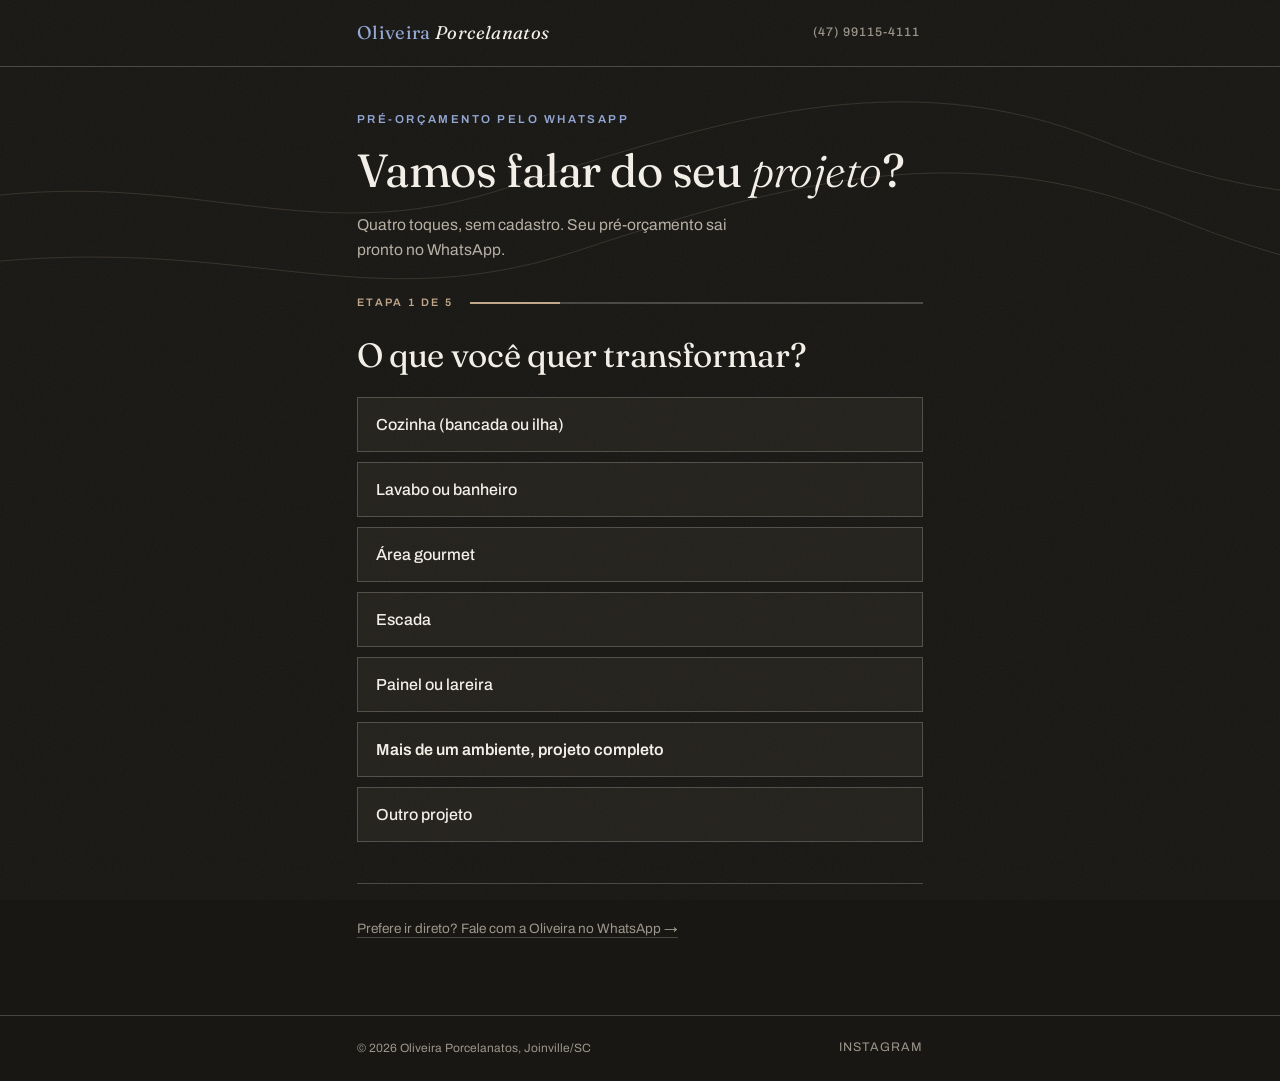
<file: orcamento/index.html>
<!DOCTYPE html>
<html lang="pt-BR">
<head>
<meta charset="UTF-8">
<meta name="viewport" content="width=device-width, initial-scale=1.0, interactive-widget=resizes-content">
<title>Pré-orçamento em 30 segundos | Oliveira Porcelanatos</title>
<meta name="description" content="Monte seu pré-orçamento em quatro toques e envie pelo WhatsApp da Oliveira Porcelanatos. Rápido, sem cadastro.">
<meta name="robots" content="noindex,follow">
<link rel="canonical" href="https://oliveiraporcelanatos.com.br/orcamento/">
<link rel="icon" type="image/png" sizes="32x32" href="../assets/favicon-32.png">
<link rel="icon" type="image/png" sizes="16x16" href="../assets/favicon-16.png">
<link rel="apple-touch-icon" href="../assets/favicon-180.png">

<meta property="og:title" content="Seu pré-orçamento em 30 segundos | Oliveira Porcelanatos">
<meta property="og:description" content="Quatro toques, sem cadastro. Seu pré-orçamento sai pronto no WhatsApp da Oliveira.">
<meta property="og:type" content="website">
<meta property="og:url" content="https://oliveiraporcelanatos.com.br/orcamento/">
<meta property="og:image" content="https://oliveiraporcelanatos.com.br/assets/hero.jpg">
<meta property="og:locale" content="pt_BR">

<!-- Meta Pixel -->
<script>
!function(f,b,e,v,n,t,s){if(f.fbq)return;n=f.fbq=function(){n.callMethod?
n.callMethod.apply(n,arguments):n.queue.push(arguments)};if(!f._fbq)f._fbq=n;
n.push=n;n.loaded=!0;n.version='2.0';n.queue=[];t=b.createElement(e);t.async=!0;
t.src=v;s=b.getElementsByTagName(e)[0];s.parentNode.insertBefore(t,s)}(window,
document,'script','https://connect.facebook.net/en_US/fbevents.js');
fbq('set', 'autoConfig', false, '1409799454353102'); /* inputs de nome/tel na página: sem captura automática de metadados */
fbq('init', '1409799454353102');
fbq('track', 'PageView');
</script>
<noscript><img height="1" width="1" style="display:none"
src="https://www.facebook.com/tr?id=1409799454353102&ev=PageView&noscript=1"/></noscript>
<!-- End Meta Pixel -->

<!-- Google Analytics (GA4) -->
<script async src="https://www.googletagmanager.com/gtag/js?id=G-6F4FPWEDV4"></script>
<script>
window.dataLayer = window.dataLayer || [];
function gtag(){dataLayer.push(arguments);}
gtag('js', new Date());
gtag('config', 'G-6F4FPWEDV4');
</script>
<!-- End Google Analytics -->

<!-- Microsoft Clarity -->
<script type="text/javascript">
(function(c,l,a,r,i,t,y){
c[a]=c[a]||function(){(c[a].q=c[a].q||[]).push(arguments)};
t=l.createElement(r);t.async=1;t.src="https://www.clarity.ms/tag/"+i;
y=l.getElementsByTagName(r)[0];y.parentNode.insertBefore(t,y);
})(window, document, "clarity", "script", "xisjnmj8z2");
</script>
<!-- End Microsoft Clarity -->

<link rel="preconnect" href="https://fonts.googleapis.com">
<link rel="preconnect" href="https://fonts.gstatic.com" crossorigin>
<link rel="stylesheet" href="https://fonts.googleapis.com/css2?family=Fraunces:ital,opsz,wght@0,9..144,400;0,9..144,500;1,9..144,300;1,9..144,400&family=Archivo:wght@400;500;600&display=swap" media="print" onload="this.media='all'">
<noscript><link rel="stylesheet" href="https://fonts.googleapis.com/css2?family=Fraunces:ital,opsz,wght@0,9..144,400;0,9..144,500;1,9..144,300;1,9..144,400&family=Archivo:wght@400;500;600&display=swap"></noscript>

<style>
:root{
  --porcelana:#F4F0E9;
  --areia:#EAE3D5;
  --grafite:#181714;
  --grafite-2:#23211C;
  --bronze:#8F7256;
  --bronze-claro:#C2A789;
  --azul:#4A68AE;
  --azul-escuro:#3A5390;
  --azul-claro:#93A7D4;
  --linha-clara:rgba(244,240,233,.22);
  --texto-suave:#B7B0A4;
  --texto-apagado:#9C958A;
  --serif:'Fraunces',Georgia,serif;
  --sans:'Archivo',Helvetica,Arial,sans-serif;
}
*{margin:0;padding:0;box-sizing:border-box}
html{scroll-behavior:smooth;overflow-x:hidden}
body{
  background:var(--grafite);
  color:var(--porcelana);
  font-family:var(--sans);
  font-size:16px;
  line-height:1.6;
  -webkit-font-smoothing:antialiased;
  overflow-x:hidden;
  min-height:100vh;
  min-height:100dvh;
  display:flex;
  flex-direction:column;
}
body::after{
  content:"";position:fixed;inset:0;pointer-events:none;z-index:999;opacity:.05;
  background-image:url("data:image/svg+xml,%3Csvg xmlns='http://www.w3.org/2000/svg' width='180' height='180'%3E%3Cfilter id='n'%3E%3CfeTurbulence type='fractalNoise' baseFrequency='0.9' numOctaves='2'/%3E%3C/filter%3E%3Crect width='180' height='180' filter='url(%23n)' opacity='1'/%3E%3C/svg%3E");
}
::selection{background:var(--bronze);color:var(--porcelana)}

.wrap{max-width:720px;margin:0 auto;padding:0 6vw;width:100%}
.label{
  font-family:var(--sans);font-size:.72rem;font-weight:600;
  letter-spacing:.22em;text-transform:uppercase;color:var(--azul-claro);
}
h1,h2{font-family:var(--serif);font-weight:400;line-height:1.12;letter-spacing:-.01em;color:var(--porcelana)}
em{font-style:italic;font-weight:300}

/* ---------- topo ---------- */
header{border-bottom:1px solid var(--linha-clara);background:transparent;position:relative;z-index:2}
.nav{display:flex;align-items:center;justify-content:space-between;height:66px;max-width:720px;margin:0 auto;padding:0 6vw}
.marca{font-family:var(--serif);font-size:1.15rem;letter-spacing:.02em;text-decoration:none;color:var(--azul-claro)}
.marca span{color:var(--porcelana);font-style:italic}
.fone{display:inline-flex;align-items:center;min-height:44px;padding:0 .2rem;color:var(--texto-apagado);text-decoration:none;font-size:.78rem;letter-spacing:.08em;font-weight:500}
.fone:hover{color:var(--bronze-claro)}

/* veios decorativos */
.veios{position:absolute;top:0;left:0;width:100%;height:340px;pointer-events:none;z-index:0;overflow:hidden}
.veios path{fill:none;stroke:var(--bronze-claro);stroke-width:1;opacity:.18}

/* ---------- wizard ---------- */
main{flex:1;position:relative;z-index:1;padding:2.4rem 0 4rem}
.cab{margin-bottom:2rem}
.cab h1{font-size:clamp(1.9rem,6.4vw,2.9rem)}
.cab .sub{margin-top:.9rem;color:var(--texto-suave);font-size:.98rem;max-width:44ch}

.progresso{display:flex;align-items:center;gap:1rem;margin-bottom:1.6rem}
.progresso .label{color:var(--bronze-claro);font-size:.68rem}
.barra{flex:1;height:2px;background:var(--linha-clara);position:relative}
.barra i{position:absolute;left:0;top:0;bottom:0;background:var(--bronze-claro);transition:width .4s cubic-bezier(.2,.6,.2,1)}

.etapa{display:none}
.etapa.ativa{display:block;animation:entrar .38s cubic-bezier(.2,.6,.2,1)}
@keyframes entrar{from{opacity:0;transform:translateY(14px)}to{opacity:1;transform:none}}

.etapa h2{font-size:clamp(1.45rem,4.6vw,2.1rem);margin-bottom:.4rem}
.etapa h2:focus{outline:none}
.etapa .dica{color:var(--texto-apagado);font-size:.9rem;margin-bottom:1.4rem}
.etapa h2:last-of-type{margin-bottom:1.4rem}

.opcoes{list-style:none;display:flex;flex-direction:column;gap:.65rem;margin-top:1.4rem}
.op{
  display:flex;align-items:baseline;gap:1rem;width:100%;text-align:left;
  background:var(--grafite-2);border:1px solid var(--linha-clara);cursor:pointer;
  padding:1.02rem 1.15rem;font-family:var(--sans);font-size:1rem;font-weight:500;
  color:var(--porcelana);transition:border-color .25s,padding-left .25s;
  -webkit-tap-highlight-color:transparent;
}
.op:hover{border-color:var(--bronze-claro);padding-left:1.4rem}
.op .seta{margin-left:auto;color:var(--bronze-claro);font-family:var(--serif);opacity:0;transition:opacity .25s}
.op:hover .seta{opacity:1}
.op.sel{border-color:var(--azul-claro);box-shadow:inset 0 0 0 1px var(--azul-claro)}
.op.sel .seta{opacity:1;color:var(--azul-claro)}
.op.destaque{font-weight:600}
.op,.btn-zap,.btn-voltar{touch-action:manipulation}

/* chips (cidades) */
.chips{display:flex;flex-wrap:wrap;gap:.6rem;list-style:none;margin-top:1.4rem}
.chips .op{width:auto;padding:.78rem 1.3rem;border-radius:99px;align-items:center;gap:.5rem}
.chips .op:hover{padding-left:1.3rem}

.campo-outra{margin-top:1.1rem;display:none}
.campo-outra.aberto{display:block;animation:entrar .3s}

/* inputs */
input[type=text],input[type=tel]{
  width:100%;font-family:var(--sans);font-size:1.05rem;color:var(--porcelana);
  background:var(--grafite-2);border:1px solid var(--linha-clara);padding:1rem 1.15rem;
  transition:border-color .25s;border-radius:0;-webkit-appearance:none;appearance:none;
}
input:focus{outline:none;border-color:var(--azul-claro)}
input::placeholder{color:var(--texto-apagado);opacity:1}
.erro{color:#E39B7B;font-size:.85rem;margin-top:.5rem}

.acoes{display:flex;align-items:center;gap:1.4rem;margin-top:1.6rem;flex-wrap:wrap}
.btn-zap{
  display:inline-flex;align-items:center;justify-content:center;gap:.6rem;
  background:var(--porcelana);color:var(--grafite);text-decoration:none;
  font-size:.84rem;font-weight:600;letter-spacing:.06em;text-transform:uppercase;
  padding:1rem 2rem;border-radius:99px;border:1px solid var(--porcelana);
  cursor:pointer;font-family:var(--sans);
  transition:background .3s,color .3s;
}
.btn-zap:hover{background:transparent;color:var(--porcelana)}
.btn-zap svg{width:16px;height:16px;fill:currentColor;flex-shrink:0}
.btn-zap.grande{padding:1.15rem 2.4rem;font-size:.9rem}
.btn-voltar{
  background:none;border:none;cursor:pointer;font-family:var(--sans);
  color:var(--texto-apagado);font-size:.78rem;font-weight:600;letter-spacing:.08em;text-transform:uppercase;
  min-height:44px;padding:.6rem .4rem;border-bottom:1px solid transparent;transition:color .3s,border-color .3s;
}
.btn-voltar:hover{color:var(--bronze-claro);border-color:var(--bronze-claro)}

.escape{margin-top:2.6rem;padding-top:1.4rem;border-top:1px solid var(--linha-clara)}
.escape a{display:inline-block;color:var(--texto-apagado);font-size:.85rem;padding:.7rem 0;text-decoration:underline;text-underline-offset:4px;text-decoration-color:var(--linha-clara);transition:color .3s,text-decoration-color .3s}
.escape a:hover{color:var(--bronze-claro);text-decoration-color:var(--bronze-claro)}

/* prova social discreta */
.prova-mini{margin-top:1.3rem;font-size:.85rem;color:var(--texto-apagado)}
.prova-mini .estrelas{color:var(--bronze-claro);letter-spacing:.12em;margin-right:.5rem}

footer{border-top:1px solid var(--linha-clara);padding:1.4rem 0;position:relative;z-index:1}
.rodape{display:flex;justify-content:space-between;align-items:center;gap:1rem;flex-wrap:wrap;max-width:720px;margin:0 auto;padding:0 6vw}
.rodape small{font-size:.75rem;color:var(--texto-apagado)}
.rodape a{color:var(--texto-apagado);text-decoration:none;font-size:.78rem;letter-spacing:.08em;text-transform:uppercase;transition:color .3s}
.rodape a:hover{color:var(--bronze-claro)}

@media(max-width:560px){
  main{padding:2rem 0 3rem}
  .op{font-size:.95rem}
  .acoes{gap:1rem}
  .btn-zap.grande{width:100%}
}
</style>
</head>
<body>

<svg class="veios" viewBox="0 0 1440 340" preserveAspectRatio="xMidYMid slice" aria-hidden="true">
  <path d="M-50,220 C240,140 360,260 580,190 S980,60 1180,140 1490,190 1490,190"/>
  <path d="M-50,280 C300,210 420,330 660,250 S1060,140 1260,220 1490,260 1490,260" opacity=".5"/>
</svg>

<header>
  <div class="nav">
    <a class="marca" href="../">Oliveira <span>Porcelanatos</span></a>
    <a class="fone" href="tel:+5547991154111">(47) 99115-4111</a>
  </div>
</header>

<main>
  <div class="wrap">

    <div class="cab" id="cab">
      <span class="label">Pré-orçamento pelo WhatsApp</span>
      <h1 style="margin-top:.9rem">Vamos falar do seu <em>projeto</em>?</h1>
      <p class="sub">Quatro toques, sem cadastro. Seu pré-orçamento sai pronto no WhatsApp.</p>
    </div>

    <div class="progresso" id="progresso">
      <span class="label" id="progTxt" aria-live="polite" aria-atomic="true">Etapa 1 de 5</span>
      <div class="barra"><i id="progFill" style="width:20%"></i></div>
    </div>

    <!-- Etapa 1: ambiente -->
    <section class="etapa ativa" data-etapa="1">
      <h2>O que você quer transformar?</h2>
      <ul class="opcoes">
        <li><button type="button" class="op" data-campo="ambiente" data-val="Cozinha (bancada ou ilha)" data-msg="Cozinha (bancada/ilha)">Cozinha (bancada ou ilha)<span class="seta">→</span></button></li>
        <li><button type="button" class="op" data-campo="ambiente" data-val="Lavabo ou banheiro" data-msg="Lavabo/banheiro">Lavabo ou banheiro<span class="seta">→</span></button></li>
        <li><button type="button" class="op" data-campo="ambiente" data-val="Área gourmet" data-msg="Área gourmet">Área gourmet<span class="seta">→</span></button></li>
        <li><button type="button" class="op" data-campo="ambiente" data-val="Escada" data-msg="Escada">Escada<span class="seta">→</span></button></li>
        <li><button type="button" class="op" data-campo="ambiente" data-val="Painel ou lareira" data-msg="Painel/lareira">Painel ou lareira<span class="seta">→</span></button></li>
        <li><button type="button" class="op destaque" data-campo="ambiente" data-val="Mais de um ambiente, projeto completo" data-msg="Mais de um ambiente (projeto completo)">Mais de um ambiente, projeto completo<span class="seta">→</span></button></li>
        <li><button type="button" class="op" data-campo="ambiente" data-val="Outro projeto" data-msg="Outro projeto">Outro projeto<span class="seta">→</span></button></li>
      </ul>
      <div class="escape">
        <a href="https://wa.me/5547991154111?text=Ol%C3%A1!%20Vim%20pelo%20site%20da%20Oliveira%20Porcelanatos%20e%20gostaria%20de%20um%20or%C3%A7amento." id="escapeZap" rel="noopener">Prefere ir direto? Fale com a Oliveira no WhatsApp →</a>
      </div>
    </section>

    <!-- Etapa 2: momento da obra -->
    <section class="etapa" data-etapa="2">
      <h2>Em que momento está a obra ou reforma?</h2>
      <p class="dica">Isso ajuda a Oliveira a responder com a prioridade certa.</p>
      <ul class="opcoes">
        <li><button type="button" class="op" data-campo="momento" data-val="Em acabamento, preciso definir agora" data-msg="Em acabamento, preciso definir agora">Em acabamento, preciso definir agora<span class="seta">→</span></button></li>
        <li><button type="button" class="op" data-campo="momento" data-val="Obra em andamento" data-msg="Obra em andamento">Obra em andamento<span class="seta">→</span></button></li>
        <li><button type="button" class="op" data-campo="momento" data-val="Projeto pronto, obra começa em breve" data-msg="Projeto pronto, obra começa em breve">Projeto pronto, obra começa em breve<span class="seta">→</span></button></li>
        <li><button type="button" class="op" data-campo="momento" data-val="Ainda planejando" data-msg="Ainda planejando">Ainda planejando<span class="seta">→</span></button></li>
        <li><button type="button" class="op" data-campo="momento" data-val="Por enquanto, só pesquisando ideias" data-msg="Por enquanto só pesquisando ideias">Por enquanto, só pesquisando ideias<span class="seta">→</span></button></li>
      </ul>
      <div class="acoes"><button type="button" class="btn-voltar">← Voltar</button></div>
    </section>

    <!-- Etapa 3: situação do projeto -->
    <section class="etapa" data-etapa="3">
      <h2>Como está o projeto desse ambiente?</h2>
      <p class="dica">Assim já sabemos o próximo passo: projeto, medidas ou visita.</p>
      <ul class="opcoes">
        <li><button type="button" class="op" data-campo="projeto" data-val="Tenho projeto de arquiteto(a)" data-msg="Tenho projeto de arquiteto(a)" data-perfil="com-projeto">Tenho projeto de arquiteto(a)<span class="seta">→</span></button></li>
        <li><button type="button" class="op" data-campo="projeto" data-val="Tenho medidas ou um rascunho" data-msg="Tenho medidas/rascunho" data-perfil="sem-projeto">Tenho medidas ou um rascunho<span class="seta">→</span></button></li>
        <li><button type="button" class="op" data-campo="projeto" data-val="Ainda não tenho medidas" data-msg="Ainda sem medidas" data-perfil="sem-projeto">Ainda não tenho medidas<span class="seta">→</span></button></li>
        <li><button type="button" class="op" data-campo="projeto" data-val="Sou arquiteto(a) ou designer, especificando para um cliente" data-msg="Sou arquiteto(a)/designer, especificando para cliente" data-perfil="b2b">Sou arquiteto(a) ou designer, especificando para um cliente<span class="seta">→</span></button></li>
      </ul>
      <div class="acoes"><button type="button" class="btn-voltar">← Voltar</button></div>
    </section>

    <!-- Etapa 4: cidade -->
    <section class="etapa" data-etapa="4">
      <h2>Onde será o projeto?</h2>
      <p class="dica">Atendemos Joinville, o litoral norte de SC e região.</p>
      <ul class="chips">
        <li><button type="button" class="op" data-campo="cidade" data-val="Joinville e região" data-msg="Joinville e região">Joinville e região</button></li>
        <li><button type="button" class="op" data-campo="cidade" data-val="Balneário Camboriú" data-msg="Balneário Camboriú">Balneário Camboriú</button></li>
        <li><button type="button" class="op" data-campo="cidade" data-val="Itapema" data-msg="Itapema">Itapema</button></li>
        <li><button type="button" class="op" data-campo="cidade" data-val="Barra Velha / litoral norte" data-msg="Barra Velha/litoral norte">Barra Velha / litoral norte</button></li>
        <li><button type="button" class="op" data-campo="cidade" data-val="__outra__" data-msg="">Outra cidade</button></li>
      </ul>
      <div class="campo-outra" id="campoOutra">
        <input type="text" id="inpOutra" placeholder="Qual cidade?" aria-label="Qual cidade?" autocomplete="address-level2" enterkeyhint="done" maxlength="60">
        <p class="erro" id="erroOutra" role="alert" hidden>Digite o nome da cidade para continuar.</p>
        <div class="acoes" style="margin-top:1rem">
          <button type="button" class="btn-zap" id="btnOutraOk">Continuar</button>
        </div>
      </div>
      <div class="acoes"><button type="button" class="btn-voltar">← Voltar</button></div>
    </section>

    <!-- Etapa 5: nome + WhatsApp -->
    <section class="etapa" data-etapa="5">
      <h2>Como podemos te chamar?</h2>
      <p class="dica">Primeiro nome e WhatsApp. Sem cadastro, sem e-mail.</p>
      <input type="text" id="inpNome" placeholder="Seu nome" aria-label="Seu primeiro nome" autocomplete="name" autocapitalize="words" enterkeyhint="next" maxlength="60">
      <p class="erro" id="erroNome" role="alert" hidden>Só precisamos do seu primeiro nome para montar a mensagem.</p>
      <input type="tel" id="inpZap" placeholder="Seu WhatsApp com DDD" aria-label="Seu WhatsApp com DDD" autocomplete="tel-national" inputmode="tel" enterkeyhint="send" maxlength="16" style="margin-top:.75rem">
      <p class="erro" id="erroZap" role="alert" hidden>Complete o número com DDD ou deixe em branco.</p>
      <div class="acoes">
        <a class="btn-zap grande" id="ctaZap" href="https://wa.me/5547991154111?text=Ol%C3%A1!%20Vim%20pelo%20site%20da%20Oliveira%20Porcelanatos%20e%20gostaria%20de%20um%20or%C3%A7amento." rel="noopener">
          <svg viewBox="0 0 24 24"><path d="M19.05 4.91A9.82 9.82 0 0012.04 2c-5.46 0-9.91 4.45-9.91 9.91 0 1.75.46 3.45 1.32 4.95L2.05 22l5.25-1.38c1.45.79 3.08 1.21 4.74 1.21 5.46 0 9.91-4.45 9.91-9.91 0-2.65-1.03-5.14-2.9-7.01zm-7.01 15.24c-1.48 0-2.93-.4-4.2-1.15l-.3-.18-3.12.82.83-3.04-.2-.31a8.26 8.26 0 01-1.26-4.38c0-4.54 3.7-8.24 8.25-8.24 2.2 0 4.27.86 5.82 2.42a8.18 8.18 0 012.41 5.83c0 4.54-3.7 8.24-8.25 8.24zm4.52-6.16c-.25-.12-1.47-.72-1.69-.81-.23-.08-.39-.12-.56.12-.17.25-.64.81-.78.97-.14.17-.29.19-.54.06-.25-.12-1.05-.39-1.99-1.23-.74-.66-1.23-1.47-1.38-1.72-.14-.25-.02-.38.11-.51.11-.11.25-.29.37-.43.13-.14.17-.25.25-.41.08-.17.04-.31-.02-.43-.06-.12-.56-1.34-.76-1.84-.2-.48-.41-.42-.56-.42-.14 0-.31-.02-.48-.02s-.43.06-.66.31c-.22.25-.86.85-.86 2.07 0 1.22.89 2.4 1.01 2.56.12.17 1.75 2.67 4.24 3.74.59.26 1.05.41 1.41.52.59.19 1.13.16 1.56.1.48-.07 1.47-.6 1.68-1.18.21-.58.21-1.08.14-1.18-.06-.11-.22-.17-.47-.29z"/></svg>
          Falar com a Oliveira no WhatsApp
        </a>
        <button type="button" class="btn-voltar">← Voltar</button>
      </div>
      <p class="prova-mini"><span class="estrelas">★★★★★</span><strong>5,0</strong> · 94 avaliações no Google</p>
    </section>

  </div>
</main>

<footer>
  <div class="rodape">
    <small>© 2026 Oliveira Porcelanatos, Joinville/SC</small>
    <a href="https://www.instagram.com/oliveiraporcelanatos/" target="_blank" rel="noopener">Instagram</a>
  </div>
</footer>

<script>
(function(){
  'use strict';

  /* ============ config ============ */
  var LEAD_ENDPOINT = 'https://script.google.com/macros/s/AKfycbw6sLAfaSqKqSWSJIfuyRpX6PMVMeKxyENBP_grdbEo3RNM4UOpDzN3PDG6rv0vyDIZxw/exec'; // Apps Script: grava leads na planilha "Leads Oliveira Orçamento"
  var WA_NUMBER = '5547991154111';
  var TOTAL_ETAPAS = 5;

  /* ============ estado ============ */
  var state = {
    step: 1,
    ambiente:'', ambienteMsg:'',
    momento:'', momentoMsg:'',
    projeto:'', projetoMsg:'', perfil:'',
    cidade:'', cidadeMsg:'',
    nome:'', whatsapp:'',
    eventId:''
  };

  function uuid(){
    try{ if(window.crypto && crypto.randomUUID) return crypto.randomUUID(); }catch(e){}
    return 'op-' + Date.now() + '-' + Math.random().toString(36).slice(2,10);
  }

  /* ref e utms: captura na 1ª visita, persiste na sessão */
  var params = new URLSearchParams(location.search);
  function persist(key, val){
    try{
      if(val){ sessionStorage.setItem(key, val); return val; }
      return sessionStorage.getItem(key) || '';
    }catch(e){ return val || ''; }
  }
  var REF = persist('op_ref', params.get('ref') || '');
  var UTM = {
    source: persist('op_utm_source', params.get('utm_source') || ''),
    medium: persist('op_utm_medium', params.get('utm_medium') || ''),
    campaign: persist('op_utm_campaign', params.get('utm_campaign') || '')
  };

  /* restaura estado se o in-app browser matou a aba */
  try{
    var saved = sessionStorage.getItem('op_state');
    if(saved){
      var s = JSON.parse(saved);
      for(var k in state){ if(Object.prototype.hasOwnProperty.call(s,k)) state[k] = s[k]; }
    }
  }catch(e){}
  if(!state.eventId) state.eventId = uuid();
  if(state.step > TOTAL_ETAPAS) state.step = TOTAL_ETAPAS;

  function salvar(){
    try{ sessionStorage.setItem('op_state', JSON.stringify(state)); }catch(e){}
  }

  /* ============ tracking (sempre fire-and-forget) ============ */
  function fireOnce(flag, fn){
    try{
      if(sessionStorage.getItem('op_evt_'+flag)) return;
      sessionStorage.setItem('op_evt_'+flag, '1');
    }catch(e){}
    try{ fn(); }catch(e){}
  }
  function pixel(){ try{ if(window.fbq) fbq.apply(null, arguments); }catch(e){} }
  function ga(nome, p){ try{ if(window.gtag) gtag('event', nome, p||{}); }catch(e){} }
  /* form_progress sempre dispara; marca revisado:true quando o usuário voltou e refez a etapa */
  function gaProgress(flag, p){
    var repetido = false;
    try{
      repetido = !!sessionStorage.getItem('op_evt_ga_' + flag);
      sessionStorage.setItem('op_evt_ga_' + flag, '1');
    }catch(e){}
    if(repetido) p.revisado = true;
    ga('form_progress', p);
  }

  /* le cookie por nome (para _fbp/_fbc do Pixel -> melhora match da Conversions API) */
  function getCookie(n){
    try{ var m = document.cookie.match('(^|;)\\s*' + n + '\\s*=\\s*([^;]+)'); return m ? m.pop() : ''; }
    catch(e){ return ''; }
  }

  function beacon(stage){
    if(!LEAD_ENDPOINT) return;
    try{
      var payload = JSON.stringify({
        ts: new Date().toISOString(),
        stage: stage,
        ambiente: state.ambiente, momento: state.momento,
        projeto: state.projeto, perfil: state.perfil,
        cidade: state.cidade, nome: state.nome, whatsapp: state.whatsapp,
        ref: REF, utm_source: UTM.source, utm_medium: UTM.medium, utm_campaign: UTM.campaign,
        event_id: state.eventId,
        fbp: getCookie('_fbp'), fbc: getCookie('_fbc'),
        page: location.href,
        ua: navigator.userAgent
      });
      var ok = false;
      if(navigator.sendBeacon){
        ok = navigator.sendBeacon(LEAD_ENDPOINT, new Blob([payload], {type:'text/plain;charset=utf-8'}));
      }
      if(!ok && window.fetch){
        fetch(LEAD_ENDPOINT, {method:'POST', mode:'no-cors', keepalive:true, body:payload,
          headers:{'Content-Type':'text/plain;charset=utf-8'}}).catch(function(){});
      }
    }catch(e){}
  }

  /* ============ mensagem do whatsapp ============ */
  function textoWa(){
    var abertura = 'Olá! Meu nome é *' + (state.nome || 'cliente do site') +
      '*. Acabei de montar meu pré-orçamento no site:';
    var linhas = [
      abertura,
      '',
      '*Ambiente:* ' + state.ambienteMsg,
      '*Momento:* ' + state.momentoMsg,
      '*Projeto:* ' + state.projetoMsg,
      '*Cidade:* ' + state.cidadeMsg
    ];
    return linhas.join('\n');
  }
  function linkWa(texto){
    return 'https://wa.me/' + WA_NUMBER + '?text=' + encodeURIComponent(texto);
  }

  var ctaZap = document.getElementById('ctaZap');
  function syncCta(){
    ctaZap.setAttribute('href', linkWa(textoWa()));
  }

  /* ============ navegação do wizard ============ */
  var etapas = document.querySelectorAll('.etapa');
  var progTxt = document.getElementById('progTxt');
  var progFill = document.getElementById('progFill');
  var cab = document.getElementById('cab');

  var navegando = false;
  function mostrar(n){
    navegando = true;
    setTimeout(function(){ navegando = false; }, 450);
    state.step = n; salvar();
    etapas.forEach(function(sec){
      sec.classList.toggle('ativa', Number(sec.getAttribute('data-etapa')) === n);
    });
    progTxt.textContent = 'Etapa ' + n + ' de ' + TOTAL_ETAPAS;
    progFill.style.width = (n / TOTAL_ETAPAS * 100) + '%';
    cab.style.display = (n === 1) ? '' : 'none';
    if(n === TOTAL_ETAPAS) syncCta();
    var h2ativa = document.querySelector('.etapa.ativa h2');
    if(h2ativa){ h2ativa.setAttribute('tabindex','-1'); h2ativa.focus({preventScroll:true}); }
    window.scrollTo({top:0, behavior:'smooth'});
  }

  /* seleção com auto-avanço (delay anti-toque acidental) */
  var avancoTimer = null;
  document.querySelectorAll('.op').forEach(function(b){ b.setAttribute('aria-pressed','false'); });
  document.querySelectorAll('.op').forEach(function(btn){
    btn.addEventListener('click', function(){
      clearTimeout(avancoTimer);
      if(navegando) return;
      var campo = btn.getAttribute('data-campo');
      var val = btn.getAttribute('data-val');
      var msg = btn.getAttribute('data-msg');

      /* marca visual + estado acessível */
      btn.closest('.opcoes, .chips').querySelectorAll('.op').forEach(function(o){
        o.classList.remove('sel'); o.setAttribute('aria-pressed','false');
      });
      btn.classList.add('sel');
      btn.setAttribute('aria-pressed','true');

      /* cidade: opção "outra" abre campo em vez de avançar */
      if(campo === 'cidade' && val === '__outra__'){
        document.getElementById('campoOutra').classList.add('aberto');
        setTimeout(function(){ document.getElementById('inpOutra').focus(); }, 80);
        return;
      }
      if(campo === 'cidade'){
        document.getElementById('campoOutra').classList.remove('aberto');
      }

      state[campo] = val;
      state[campo + 'Msg'] = msg;
      if(campo === 'projeto') state.perfil = btn.getAttribute('data-perfil') || '';
      salvar();

      /* eventos por etapa */
      if(campo === 'ambiente'){
        fireOnce('inicio', function(){
          pixel('trackCustom', 'IniciouOrcamento', { tipo_projeto: val, ref: REF });
          ga('form_start', { form_name:'orcamento', tipo_projeto: val, ref: REF });
        });
        beacon('etapa1_ambiente');
      }
      if(campo === 'momento'){
        gaProgress('etapa2', { etapa:2, momento_obra: val });
        beacon('etapa2_momento');
      }
      if(campo === 'projeto'){
        gaProgress('etapa3', { etapa:3, situacao_projeto: val, perfil: state.perfil });
        beacon('etapa3_projeto');
      }
      if(campo === 'cidade'){
        fireOnce('qual', function(){
          pixel('trackCustom', 'QualificacaoCompleta', {
            tipo_projeto: state.ambiente, momento_obra: state.momento,
            situacao_projeto: state.projeto, perfil: state.perfil,
            cidade: val, ref: REF
          });
        });
        gaProgress('etapa4', { etapa:4, cidade: val });
        beacon('etapa4_cidade');
      }

      /* auto-avanço com delay */
      avancoTimer = setTimeout(function(){
        mostrar(state.step + 1);
      }, 280);
    });
  });

  /* cidade digitada */
  var inpOutra = document.getElementById('inpOutra');
  var erroOutra = document.getElementById('erroOutra');
  function confirmarOutra(){
    var v = inpOutra.value.trim();
    if(!v){
      inpOutra.style.borderColor = '#E39B7B';
      inpOutra.setAttribute('aria-invalid','true');
      erroOutra.hidden = false;
      inpOutra.focus();
      return;
    }
    state.cidade = v; state.cidadeMsg = v; salvar();
    fireOnce('qual', function(){
      pixel('trackCustom', 'QualificacaoCompleta', {
        tipo_projeto: state.ambiente, momento_obra: state.momento,
        situacao_projeto: state.projeto, perfil: state.perfil,
        cidade: v, ref: REF
      });
    });
    gaProgress('etapa4', { etapa:4, cidade: v });
    beacon('etapa4_cidade');
    mostrar(5);
  }
  document.getElementById('btnOutraOk').addEventListener('click', confirmarOutra);
  inpOutra.addEventListener('keydown', function(e){
    if(e.key === 'Enter'){ e.preventDefault(); confirmarOutra(); }
  });
  inpOutra.addEventListener('input', function(){
    inpOutra.style.borderColor = '';
    inpOutra.removeAttribute('aria-invalid');
    erroOutra.hidden = true;
  });

  /* voltar */
  document.querySelectorAll('.btn-voltar').forEach(function(b){
    b.addEventListener('click', function(){
      clearTimeout(avancoTimer);
      mostrar(Math.max(1, state.step - 1));
    });
  });

  /* nome */
  var inpNome = document.getElementById('inpNome');
  var erroNome = document.getElementById('erroNome');
  inpNome.addEventListener('input', function(){
    state.nome = inpNome.value.trim(); salvar();
    inpNome.style.borderColor = '';
    inpNome.removeAttribute('aria-invalid');
    erroNome.hidden = true;
    syncCta();
  });
  inpNome.addEventListener('blur', function(){
    if(state.nome.length >= 2) beacon('lead_nome');
  });
  inpNome.addEventListener('keydown', function(e){
    if(e.key === 'Enter'){ e.preventDefault(); inpZap.focus(); }
  });

  /* whatsapp (opcional; nunca vai em evento de browser, so no beacon -> planilha + CAPI) */
  var inpZap = document.getElementById('inpZap');
  var erroZap = document.getElementById('erroZap');
  function zapDigitos(){ return inpZap.value.replace(/\D/g, '').slice(0, 11); }
  function fmtZap(d){
    if(!d) return '';
    var corte = d.length <= 10 ? 6 : 7;
    var out = '(' + d.slice(0, 2);
    if(d.length > 2) out += ') ' + d.slice(2, corte);
    if(d.length > corte) out += '-' + d.slice(corte);
    return out;
  }
  inpZap.addEventListener('input', function(){
    var d = zapDigitos();
    inpZap.value = fmtZap(d);
    state.whatsapp = (d.length >= 10) ? d : '';
    salvar();
    inpZap.style.borderColor = '';
    inpZap.removeAttribute('aria-invalid');
    erroZap.hidden = true;
  });
  inpZap.addEventListener('blur', function(){
    if(state.whatsapp) beacon('lead_telefone');
  });
  inpZap.addEventListener('keydown', function(e){
    if(e.key === 'Enter'){ e.preventDefault(); ctaZap.click(); }
  });

  /* CTA final: valida o nome; tracking fire-and-forget, navegação nunca espera callback */
  ctaZap.addEventListener('click', function(e){
    var v = inpNome.value.trim();
    if(v.length < 2){
      e.preventDefault();
      inpNome.style.borderColor = '#E39B7B';
      inpNome.setAttribute('aria-invalid','true');
      erroNome.hidden = false;
      inpNome.focus();
      return;
    }
    var dz = zapDigitos();
    if(dz.length > 0 && dz.length < 10){
      e.preventDefault();
      inpZap.style.borderColor = '#E39B7B';
      inpZap.setAttribute('aria-invalid','true');
      erroZap.hidden = false;
      inpZap.focus();
      return;
    }
    state.nome = v; salvar();
    syncCta();
    fireOnce('lead', function(){
      pixel('track', 'Lead', {
        content_name:'orcamento', content_category: state.ambiente,
        momento_obra: state.momento, cidade: state.cidade,
        perfil: state.perfil, ref: REF
      }, { eventID: state.eventId });
      ga('generate_lead', {
        tipo_projeto: state.ambiente, momento_obra: state.momento,
        cidade: state.cidade, perfil: state.perfil, ref: REF
      });
    });
    pixel('track', 'Contact', {
      content_name:'orcamento', content_category: state.ambiente,
      momento_obra: state.momento, cidade: state.cidade,
      perfil: state.perfil, ref: REF
    });
    ga('whatsapp_click', { event_category:'lead', event_label:'orcamento', tipo_projeto: state.ambiente, cidade: state.cidade, ref: REF });
    beacon('clique_whatsapp');
  });

  /* link de escape (etapa 1) */
  var escape_ = document.getElementById('escapeZap');
  escape_.setAttribute('href', linkWa('Olá! Vim pelo site da Oliveira Porcelanatos e gostaria de um orçamento.'));
  escape_.addEventListener('click', function(){
    pixel('track', 'Contact', { content_name:'orcamento_pulo', ref: REF });
    ga('whatsapp_click', { event_category:'lead', event_label:'orcamento', origem:'pulo_form', ref: REF });
  });

  /* restaura a tela onde parou */
  if(state.step > 1){
    if(state.nome) inpNome.value = state.nome;
    if(state.whatsapp) inpZap.value = fmtZap(state.whatsapp);
    mostrar(state.step);
  }
})();
</script>
</body>
</html>
</file>
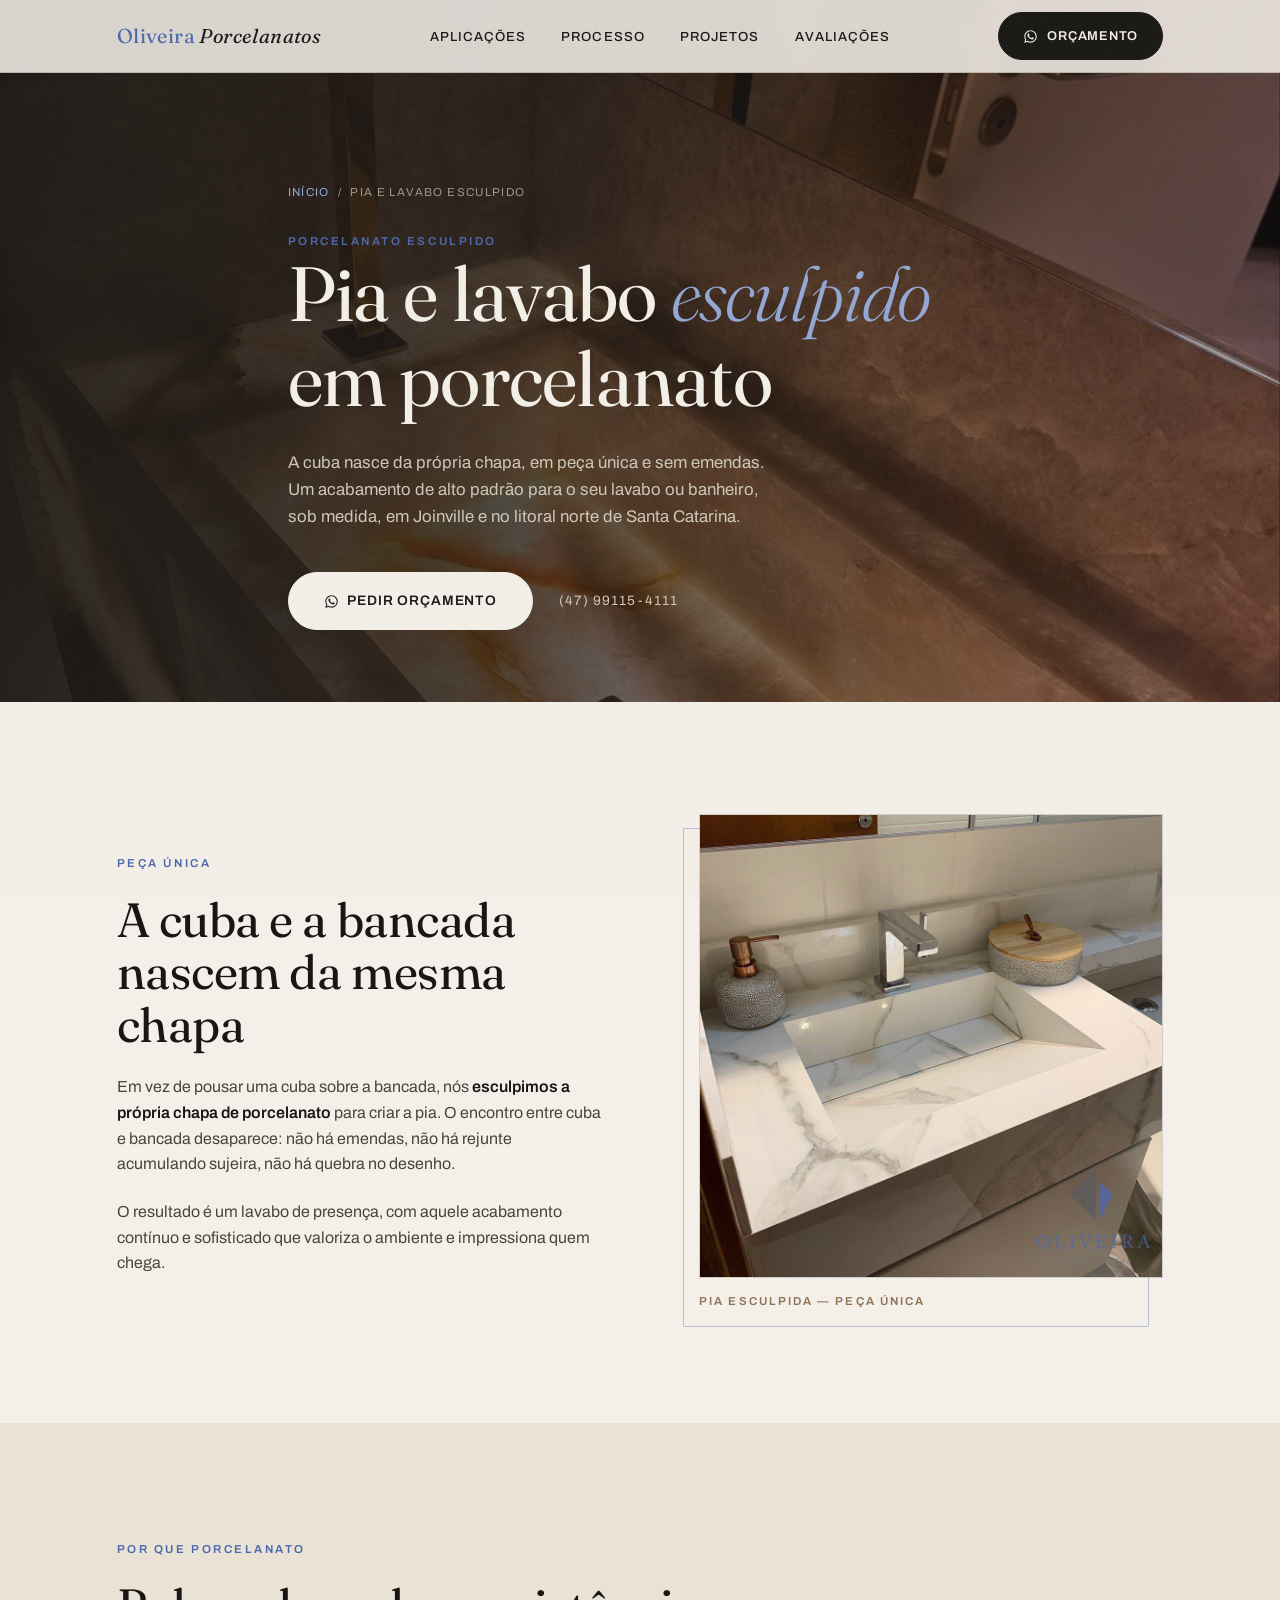
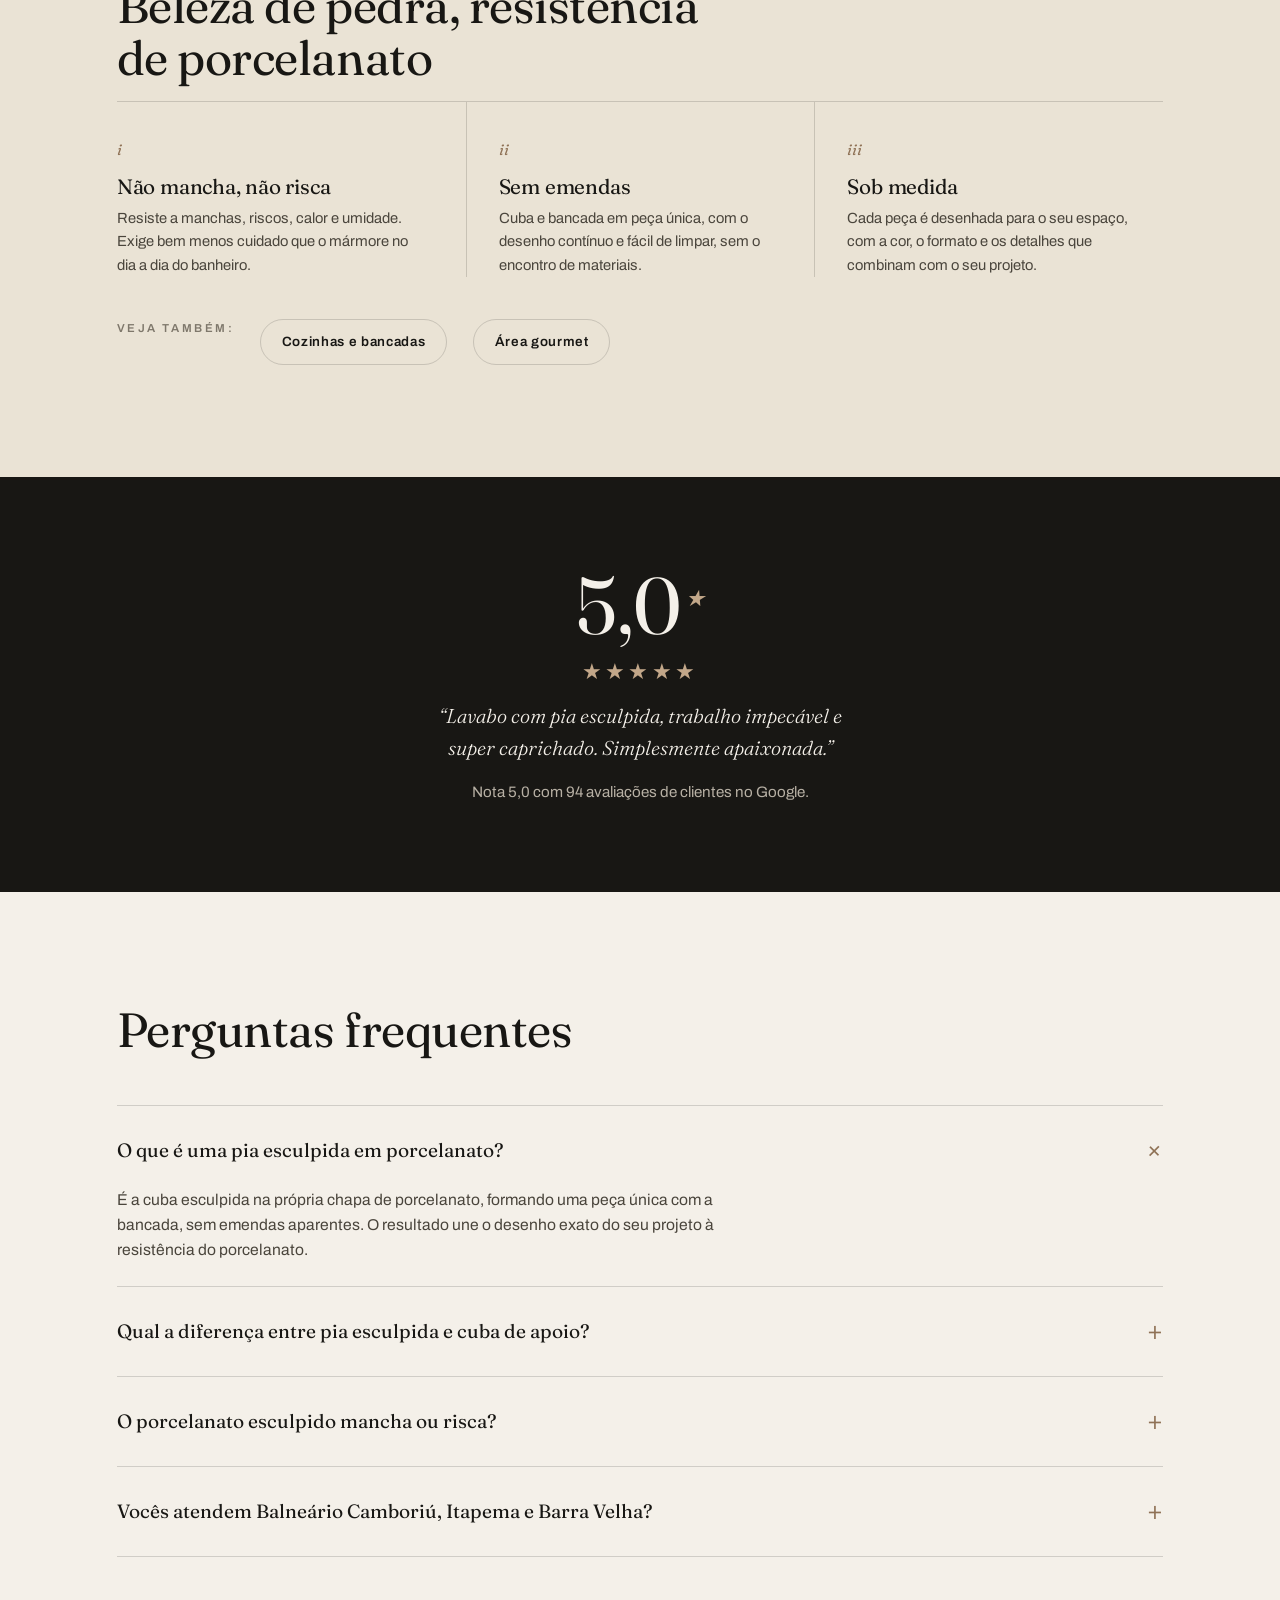
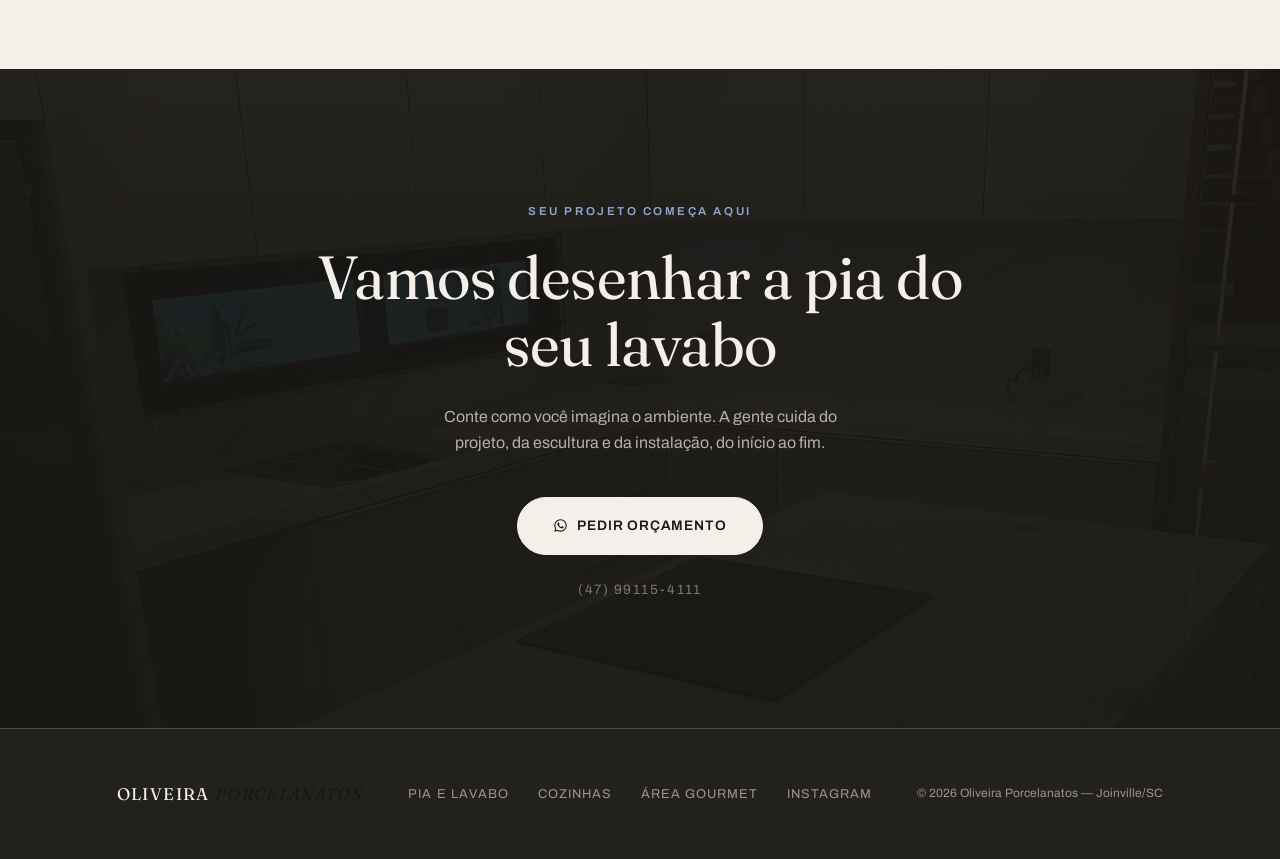
<file: pia-lavabo-esculpido/index.html>
<!DOCTYPE html>
<html lang="pt-BR">
<head>
<meta charset="UTF-8">
<meta name="viewport" content="width=device-width, initial-scale=1.0">
<title>Pia e Lavabo Esculpido em Porcelanato | Joinville e Litoral SC | Oliveira Porcelanatos</title>
<meta name="description" content="Pia e cuba esculpida em porcelanato, em peça única e sem emendas. Lavabos e banheiros de alto padrão sob medida em Joinville, Balneário Camboriú, Itapema e região. Orçamento no WhatsApp.">
<link rel="canonical" href="https://oliveiraporcelanatos.com.br/pia-lavabo-esculpido/">
<link rel="icon" type="image/png" sizes="32x32" href="../assets/favicon-32.png">
<link rel="icon" type="image/png" sizes="16x16" href="../assets/favicon-16.png">
<link rel="apple-touch-icon" href="../assets/favicon-180.png">

<meta property="og:title" content="Pia e Lavabo Esculpido em Porcelanato | Oliveira Porcelanatos">
<meta property="og:description" content="A cuba nasce da própria chapa, em peça única e sem emendas. Lavabos de alto padrão sob medida em Joinville e litoral norte de SC.">
<meta property="og:type" content="website">
<meta property="og:url" content="https://oliveiraporcelanatos.com.br/pia-lavabo-esculpido/">
<meta property="og:image" content="https://oliveiraporcelanatos.com.br/assets/aplic-lavabos.jpg">
<meta property="og:locale" content="pt_BR">

<script type="application/ld+json">
{
  "@context":"https://schema.org","@type":"Service",
  "serviceType":"Pia e lavabo esculpido em porcelanato",
  "provider":{"@type":"LocalBusiness","name":"Oliveira Porcelanatos","telephone":"+5547991154111","url":"https://oliveiraporcelanatos.com.br/","aggregateRating":{"@type":"AggregateRating","ratingValue":"5.0","reviewCount":"94"}},
  "areaServed":["Joinville","Balneário Camboriú","Itapema","Barra Velha","Itajaí","Blumenau"],
  "description":"Cuba e pia esculpida em porcelanato, em peça única e sem emendas, para lavabos e banheiros de alto padrão sob medida."
}
</script>
<script type="application/ld+json">
{
  "@context":"https://schema.org","@type":"BreadcrumbList",
  "itemListElement":[
    {"@type":"ListItem","position":1,"name":"Início","item":"https://oliveiraporcelanatos.com.br/"},
    {"@type":"ListItem","position":2,"name":"Pia e lavabo esculpido","item":"https://oliveiraporcelanatos.com.br/pia-lavabo-esculpido/"}
  ]
}
</script>
<script type="application/ld+json">
{
  "@context":"https://schema.org","@type":"FAQPage","mainEntity":[
    {"@type":"Question","name":"O que é uma pia esculpida em porcelanato?","acceptedAnswer":{"@type":"Answer","text":"É a cuba esculpida na própria chapa de porcelanato, formando uma peça única com a bancada, sem emendas aparentes. O resultado une o desenho exato do seu projeto à resistência do porcelanato."}},
    {"@type":"Question","name":"Qual a diferença entre pia esculpida e cuba de apoio?","acceptedAnswer":{"@type":"Answer","text":"Na cuba de apoio a peça é apenas pousada sobre a bancada. Na pia esculpida a cuba faz parte da própria chapa, criando um acabamento contínuo, sofisticado e mais fácil de limpar, sem o encontro de materiais."}},
    {"@type":"Question","name":"O porcelanato esculpido mancha ou risca?","acceptedAnswer":{"@type":"Answer","text":"O porcelanato é altamente resistente a manchas, riscos, calor e umidade, exigindo pouca manutenção no dia a dia, bem menos que o mármore. É uma escolha durável para lavabos e banheiros."}},
    {"@type":"Question","name":"Vocês atendem Balneário Camboriú, Itapema e Barra Velha?","acceptedAnswer":{"@type":"Answer","text":"Sim. Além de Joinville, atendemos toda a região e o litoral norte de Santa Catarina, levando o projeto pronto para a instalação."}}
  ]
}
</script>

<!-- Meta Pixel -->
<script>
!function(f,b,e,v,n,t,s){if(f.fbq)return;n=f.fbq=function(){n.callMethod?
n.callMethod.apply(n,arguments):n.queue.push(arguments)};if(!f._fbq)f._fbq=n;
n.push=n;n.loaded=!0;n.version='2.0';n.queue=[];t=b.createElement(e);t.async=!0;
t.src=v;s=b.getElementsByTagName(e)[0];s.parentNode.insertBefore(t,s)}(window,
document,'script','https://connect.facebook.net/en_US/fbevents.js');
fbq('init', '1409799454353102');
fbq('track', 'PageView');
</script>
<noscript><img height="1" width="1" style="display:none"
src="https://www.facebook.com/tr?id=1409799454353102&ev=PageView&noscript=1"/></noscript>
<!-- End Meta Pixel -->

<!-- Google Analytics (GA4) -->
<script async src="https://www.googletagmanager.com/gtag/js?id=G-6F4FPWEDV4"></script>
<script>
window.dataLayer = window.dataLayer || [];
function gtag(){dataLayer.push(arguments);}
gtag('js', new Date());
gtag('config', 'G-6F4FPWEDV4');
</script>
<!-- End Google Analytics -->

<!-- Microsoft Clarity -->
<script type="text/javascript">
(function(c,l,a,r,i,t,y){
c[a]=c[a]||function(){(c[a].q=c[a].q||[]).push(arguments)};
t=l.createElement(r);t.async=1;t.src="https://www.clarity.ms/tag/"+i;
y=l.getElementsByTagName(r)[0];y.parentNode.insertBefore(t,y);
})(window, document, "clarity", "script", "xisjnmj8z2");
</script>
<!-- End Microsoft Clarity -->

<link rel="preconnect" href="https://fonts.googleapis.com">
<link rel="preconnect" href="https://fonts.gstatic.com" crossorigin>
<link href="https://fonts.googleapis.com/css2?family=Fraunces:ital,opsz,wght@0,9..144,300;0,9..144,400;0,9..144,500;1,9..144,300;1,9..144,400&family=Archivo:wght@400;500;600&display=swap" rel="stylesheet">
<link rel="stylesheet" href="../assets/aplicacoes.css">
</head>
<body>

<header>
  <div class="wrap nav">
    <a class="marca" href="../">Oliveira <span>Porcelanatos</span></a>
    <ul class="nav-links">
      <li><a href="../#aplicacoes">Aplicações</a></li>
      <li><a href="../#processo">Processo</a></li>
      <li><a href="../#projetos">Projetos</a></li>
      <li><a href="../#reputacao">Avaliações</a></li>
    </ul>
    <a class="btn-zap" href="../orcamento/?ref=site-pia">
      <svg viewBox="0 0 24 24"><path d="M19.05 4.91A9.82 9.82 0 0012.04 2c-5.46 0-9.91 4.45-9.91 9.91 0 1.75.46 3.45 1.32 4.95L2.05 22l5.25-1.38c1.45.79 3.08 1.21 4.74 1.21 5.46 0 9.91-4.45 9.91-9.91 0-2.65-1.03-5.14-2.9-7.01zm-7.01 15.24c-1.48 0-2.93-.4-4.2-1.15l-.3-.18-3.12.82.83-3.04-.2-.31a8.26 8.26 0 01-1.26-4.38c0-4.54 3.7-8.24 8.25-8.24 2.2 0 4.27.86 5.82 2.42a8.18 8.18 0 012.41 5.83c0 4.54-3.7 8.24-8.25 8.24zm4.52-6.16c-.25-.12-1.47-.72-1.69-.81-.23-.08-.39-.12-.56.12-.17.25-.64.81-.78.97-.14.17-.29.19-.54.06-.25-.12-1.05-.39-1.99-1.23-.74-.66-1.23-1.47-1.38-1.72-.14-.25-.02-.38.11-.51.11-.11.25-.29.37-.43.13-.14.17-.25.25-.41.08-.17.04-.31-.02-.43-.06-.12-.56-1.34-.76-1.84-.2-.48-.41-.42-.56-.42-.14 0-.31-.02-.48-.02s-.43.06-.66.31c-.22.25-.86.85-.86 2.07 0 1.22.89 2.4 1.01 2.56.12.17 1.75 2.67 4.24 3.74.59.26 1.05.41 1.41.52.59.19 1.13.16 1.56.1.48-.07 1.47-.6 1.68-1.18.21-.58.21-1.08.14-1.18-.06-.11-.22-.17-.47-.29z"/></svg>
      Orçamento
    </a>
  </div>
</header>

<section class="ap-hero" style="background-image:url('../assets/aplic-lavabos.jpg')">
  <div class="wrap ap-hero-inner">
    <nav class="bc"><a href="../">Início</a> <span>/</span> <span>Pia e lavabo esculpido</span></nav>
    <span class="label">Porcelanato esculpido</span>
    <h1>Pia e lavabo <em>esculpido</em> em porcelanato</h1>
    <p class="sub">A cuba nasce da própria chapa, em peça única e sem emendas. Um acabamento de alto padrão para o seu lavabo ou banheiro, sob medida, em Joinville e no litoral norte de Santa Catarina.</p>
    <div class="ctas">
      <a class="btn-zap grande" href="../orcamento/?ref=site-pia">
        <svg viewBox="0 0 24 24"><path d="M19.05 4.91A9.82 9.82 0 0012.04 2c-5.46 0-9.91 4.45-9.91 9.91 0 1.75.46 3.45 1.32 4.95L2.05 22l5.25-1.38c1.45.79 3.08 1.21 4.74 1.21 5.46 0 9.91-4.45 9.91-9.91 0-2.65-1.03-5.14-2.9-7.01zm-7.01 15.24c-1.48 0-2.93-.4-4.2-1.15l-.3-.18-3.12.82.83-3.04-.2-.31a8.26 8.26 0 01-1.26-4.38c0-4.54 3.7-8.24 8.25-8.24 2.2 0 4.27.86 5.82 2.42a8.18 8.18 0 012.41 5.83c0 4.54-3.7 8.24-8.25 8.24zm4.52-6.16c-.25-.12-1.47-.72-1.69-.81-.23-.08-.39-.12-.56.12-.17.25-.64.81-.78.97-.14.17-.29.19-.54.06-.25-.12-1.05-.39-1.99-1.23-.74-.66-1.23-1.47-1.38-1.72-.14-.25-.02-.38.11-.51.11-.11.25-.29.37-.43.13-.14.17-.25.25-.41.08-.17.04-.31-.02-.43-.06-.12-.56-1.34-.76-1.84-.2-.48-.41-.42-.56-.42-.14 0-.31-.02-.48-.02s-.43.06-.66.31c-.22.25-.86.85-.86 2.07 0 1.22.89 2.4 1.01 2.56.12.17 1.75 2.67 4.24 3.74.59.26 1.05.41 1.41.52.59.19 1.13.16 1.56.1.48-.07 1.47-.6 1.68-1.18.21-.58.21-1.08.14-1.18-.06-.11-.22-.17-.47-.29z"/></svg>
        Pedir orçamento
      </a>
      <a class="fone" href="tel:+5547991154111">(47) 99115-4111</a>
    </div>
  </div>
</section>

<section class="ap-sec">
  <div class="wrap ap-duo">
    <div>
      <span class="label">Peça única</span>
      <h2>A cuba e a bancada nascem da mesma chapa</h2>
      <p>Em vez de pousar uma cuba sobre a bancada, nós <strong>esculpimos a própria chapa de porcelanato</strong> para criar a pia. O encontro entre cuba e bancada desaparece: não há emendas, não há rejunte acumulando sujeira, não há quebra no desenho.</p>
      <p>O resultado é um lavabo de presença, com aquele acabamento contínuo e sofisticado que valoriza o ambiente e impressiona quem chega.</p>
    </div>
    <figure class="foto-quadro dir">
      <img src="../assets/aplic-pias.jpg" alt="Pia esculpida em porcelanato, em peça única com a bancada" loading="lazy">
      <figcaption>Pia esculpida — peça única</figcaption>
    </figure>
  </div>
</section>

<section class="ap-sec alt">
  <div class="wrap">
    <span class="label">Por que porcelanato</span>
    <h2>Beleza de pedra, resistência de porcelanato</h2>
    <div class="benef">
      <div class="it">
        <span class="idx">i</span>
        <h3>Não mancha, não risca</h3>
        <p>Resiste a manchas, riscos, calor e umidade. Exige bem menos cuidado que o mármore no dia a dia do banheiro.</p>
      </div>
      <div class="it">
        <span class="idx">ii</span>
        <h3>Sem emendas</h3>
        <p>Cuba e bancada em peça única, com o desenho contínuo e fácil de limpar, sem o encontro de materiais.</p>
      </div>
      <div class="it">
        <span class="idx">iii</span>
        <h3>Sob medida</h3>
        <p>Cada peça é desenhada para o seu espaço, com a cor, o formato e os detalhes que combinam com o seu projeto.</p>
      </div>
    </div>
    <div class="rel">
      <span class="label" style="color:#7E776B">Veja também:</span>
      <a href="../cozinha-porcelanato/">Cozinhas e bancadas</a>
      <a href="../area-gourmet-porcelanato/">Área gourmet</a>
    </div>
  </div>
</section>

<section class="ap-prova">
  <div class="wrap">
    <div class="nota">5,0<sup>★</sup></div>
    <div class="estrelas">★★★★★</div>
    <p class="quote">“Lavabo com pia esculpida, trabalho impecável e super caprichado. Simplesmente apaixonada.”</p>
    <p>Nota 5,0 com 94 avaliações de clientes no Google.</p>
  </div>
</section>

<section class="faq">
  <div class="wrap">
    <h2>Perguntas frequentes</h2>
    <details open>
      <summary>O que é uma pia esculpida em porcelanato?</summary>
      <p>É a cuba esculpida na própria chapa de porcelanato, formando uma peça única com a bancada, sem emendas aparentes. O resultado une o desenho exato do seu projeto à resistência do porcelanato.</p>
    </details>
    <details>
      <summary>Qual a diferença entre pia esculpida e cuba de apoio?</summary>
      <p>Na cuba de apoio a peça é apenas pousada sobre a bancada. Na pia esculpida a cuba faz parte da própria chapa, criando um acabamento contínuo, sofisticado e mais fácil de limpar, sem o encontro de materiais.</p>
    </details>
    <details>
      <summary>O porcelanato esculpido mancha ou risca?</summary>
      <p>O porcelanato é altamente resistente a manchas, riscos, calor e umidade, exigindo pouca manutenção no dia a dia, bem menos que o mármore. É uma escolha durável para lavabos e banheiros.</p>
    </details>
    <details>
      <summary>Vocês atendem Balneário Camboriú, Itapema e Barra Velha?</summary>
      <p>Sim. Além de Joinville, atendemos toda a região e o litoral norte de Santa Catarina, levando o projeto pronto para a instalação.</p>
    </details>
  </div>
</section>

<section class="cta-final">
  <div class="wrap">
    <span class="label" style="color:var(--azul-claro)">Seu projeto começa aqui</span>
    <h2>Vamos desenhar a pia do seu lavabo</h2>
    <p>Conte como você imagina o ambiente. A gente cuida do projeto, da escultura e da instalação, do início ao fim.</p>
    <a class="btn-zap grande" href="../orcamento/?ref=site-pia">
      <svg viewBox="0 0 24 24"><path d="M19.05 4.91A9.82 9.82 0 0012.04 2c-5.46 0-9.91 4.45-9.91 9.91 0 1.75.46 3.45 1.32 4.95L2.05 22l5.25-1.38c1.45.79 3.08 1.21 4.74 1.21 5.46 0 9.91-4.45 9.91-9.91 0-2.65-1.03-5.14-2.9-7.01zm-7.01 15.24c-1.48 0-2.93-.4-4.2-1.15l-.3-.18-3.12.82.83-3.04-.2-.31a8.26 8.26 0 01-1.26-4.38c0-4.54 3.7-8.24 8.25-8.24 2.2 0 4.27.86 5.82 2.42a8.18 8.18 0 012.41 5.83c0 4.54-3.7 8.24-8.25 8.24zm4.52-6.16c-.25-.12-1.47-.72-1.69-.81-.23-.08-.39-.12-.56.12-.17.25-.64.81-.78.97-.14.17-.29.19-.54.06-.25-.12-1.05-.39-1.99-1.23-.74-.66-1.23-1.47-1.38-1.72-.14-.25-.02-.38.11-.51.11-.11.25-.29.37-.43.13-.14.17-.25.25-.41.08-.17.04-.31-.02-.43-.06-.12-.56-1.34-.76-1.84-.2-.48-.41-.42-.56-.42-.14 0-.31-.02-.48-.02s-.43.06-.66.31c-.22.25-.86.85-.86 2.07 0 1.22.89 2.4 1.01 2.56.12.17 1.75 2.67 4.24 3.74.59.26 1.05.41 1.41.52.59.19 1.13.16 1.56.1.48-.07 1.47-.6 1.68-1.18.21-.58.21-1.08.14-1.18-.06-.11-.22-.17-.47-.29z"/></svg>
      Pedir orçamento
    </a>
    <a class="fone" href="tel:+5547991154111">(47) 99115-4111</a>
  </div>
</section>

<footer>
  <div class="wrap rodape">
    <a class="marca" href="../">Oliveira <span>Porcelanatos</span></a>
    <nav>
      <a href="../pia-lavabo-esculpido/">Pia e lavabo</a>
      <a href="../cozinha-porcelanato/">Cozinhas</a>
      <a href="../area-gourmet-porcelanato/">Área gourmet</a>
      <a href="https://www.instagram.com/oliveiraporcelanatos/" target="_blank" rel="noopener">Instagram</a>
    </nav>
    <small>© 2026 Oliveira Porcelanatos — Joinville/SC</small>
  </div>
</footer>

<script>
// rastreio de cliques no CTA de orçamento (GA4; Pixel dispara dentro do funil)
document.querySelectorAll('a[href*="orcamento/"]').forEach(a => {
  a.addEventListener('click', () => {
    if (window.gtag) gtag('event', 'cta_orcamento', { event_category: 'lead', event_label: 'pia-lavabo' });
  });
});
</script>
</body>
</html>
</file>
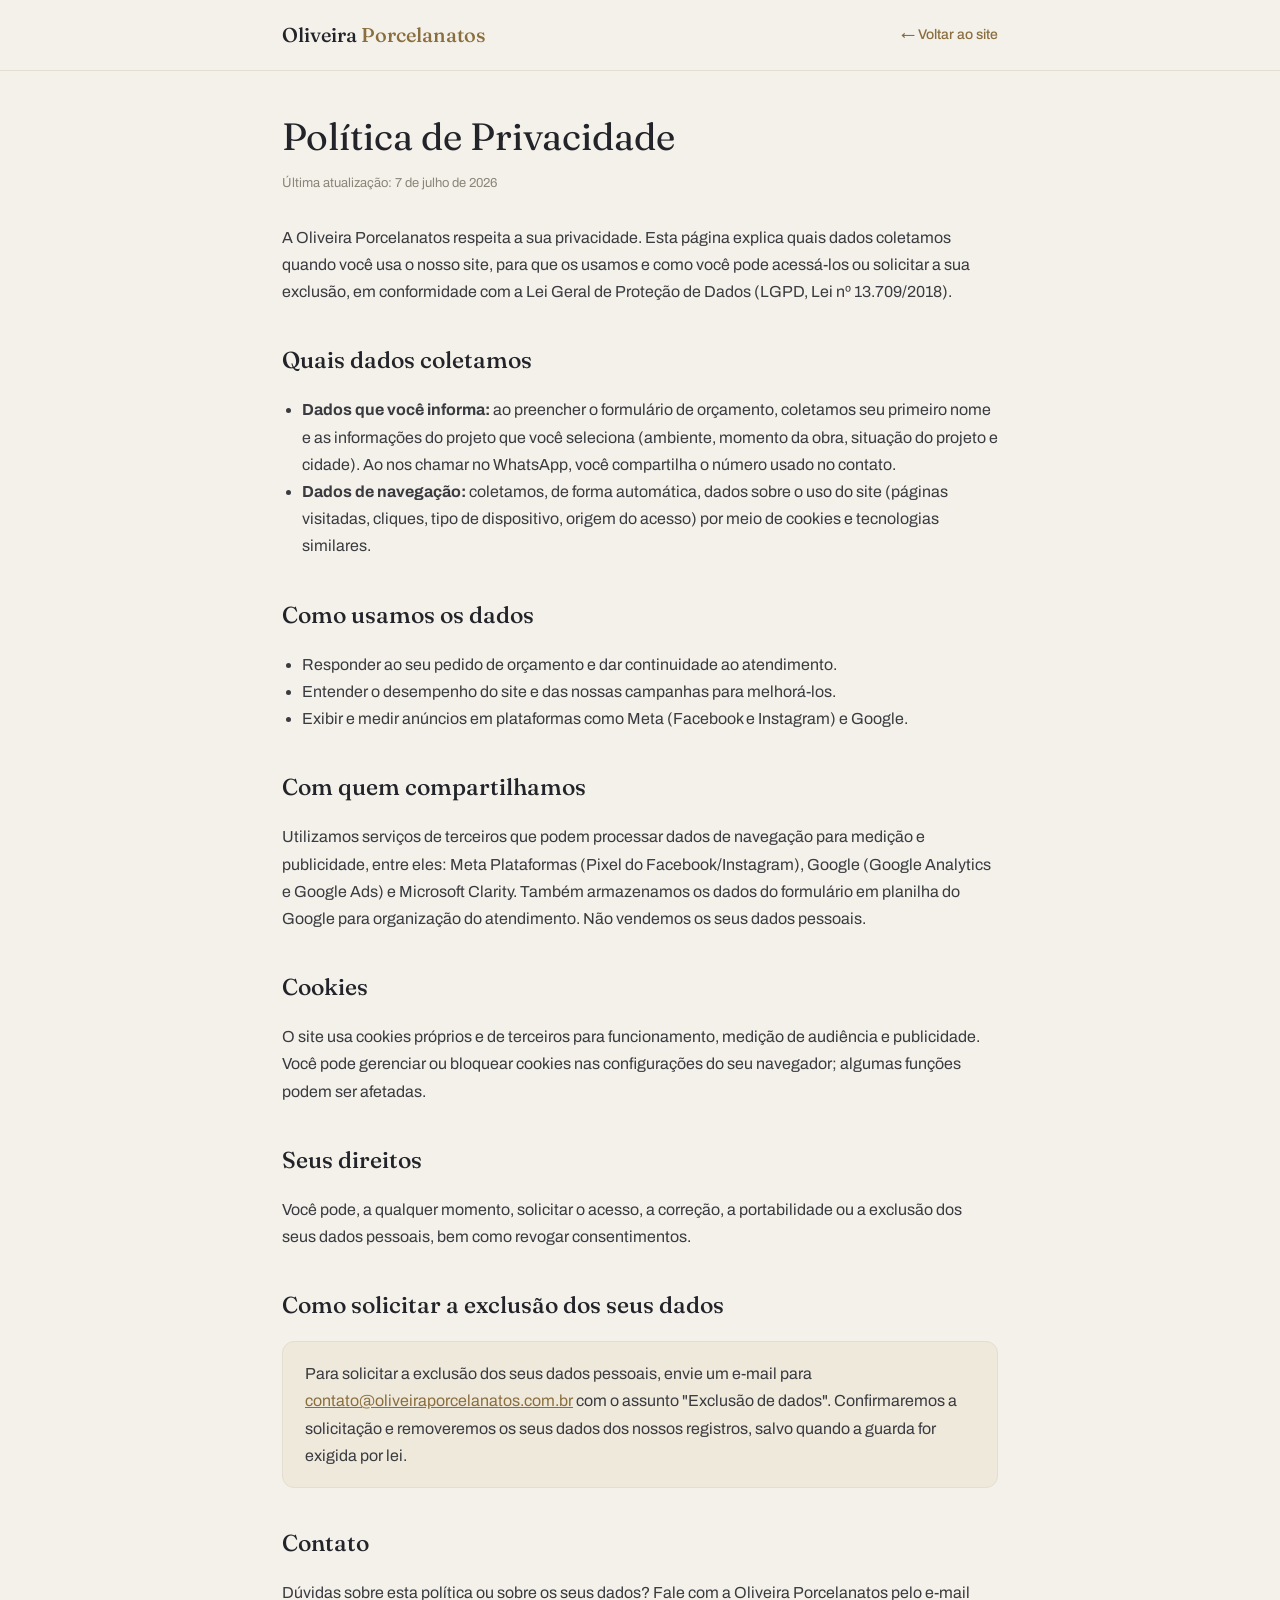
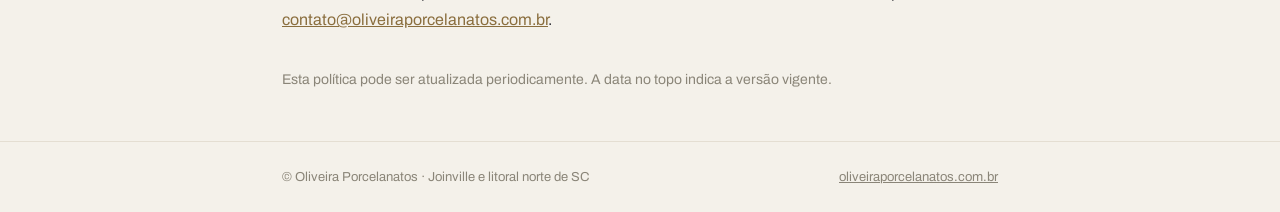
<file: privacidade/index.html>
<!doctype html>
<html lang="pt-BR">
<head>
<meta charset="utf-8">
<meta name="viewport" content="width=device-width, initial-scale=1">
<title>Política de Privacidade — Oliveira Porcelanatos</title>
<meta name="description" content="Política de Privacidade da Oliveira Porcelanatos: como coletamos, usamos e protegemos seus dados, e como solicitar a exclusão.">
<meta name="robots" content="noindex,follow">
<link rel="canonical" href="https://oliveiraporcelanatos.com.br/privacidade/">
<link rel="icon" type="image/png" sizes="32x32" href="../assets/favicon-32.png">
<link rel="preconnect" href="https://fonts.googleapis.com">
<link rel="preconnect" href="https://fonts.gstatic.com" crossorigin>
<link rel="stylesheet" href="https://fonts.googleapis.com/css2?family=Fraunces:ital,opsz,wght@0,9..144,400;0,9..144,500&family=Archivo:wght@400;500;600&display=swap">
<style>
  :root{--porc:#F4F1EA;--grafite:#23242A;--bronze:#8A6E3E;--linha:#e4ded2;--texto:#3a3b40;}
  *{box-sizing:border-box;}
  body{margin:0;background:var(--porc);color:var(--texto);
    font-family:Archivo,system-ui,Arial,sans-serif;line-height:1.7;}
  .wrap{max-width:760px;margin:0 auto;padding:0 22px;}
  header{border-bottom:1px solid var(--linha);}
  header .wrap{display:flex;align-items:center;justify-content:space-between;padding:18px 22px;}
  .marca{font-family:Fraunces,Georgia,serif;font-size:20px;color:var(--grafite);
    text-decoration:none;font-weight:500;}
  .marca span{color:var(--bronze);}
  .voltar{color:var(--bronze);text-decoration:none;font-size:14px;font-weight:500;}
  h1{font-family:Fraunces,Georgia,serif;font-weight:400;font-size:38px;line-height:1.15;
    color:var(--grafite);margin:44px 0 6px;}
  .atualizado{font-size:13px;color:#8a8578;margin-bottom:30px;}
  h2{font-family:Fraunces,Georgia,serif;font-weight:500;font-size:23px;color:var(--grafite);
    margin:36px 0 8px;}
  p,li{font-size:16px;}
  ul{padding-left:20px;}
  a{color:var(--bronze);}
  .destaque{background:#efe9dc;border:1px solid var(--linha);border-radius:12px;
    padding:18px 22px;margin:16px 0;}
  footer{border-top:1px solid var(--linha);margin-top:50px;}
  footer .wrap{padding:24px 22px;font-size:13px;color:#8a8578;display:flex;
    justify-content:space-between;flex-wrap:wrap;gap:8px;}
  footer a{color:#8a8578;}
</style>
</head>
<body>
<header><div class="wrap">
  <a class="marca" href="../">Oliveira <span>Porcelanatos</span></a>
  <a class="voltar" href="../">← Voltar ao site</a>
</div></header>

<main class="wrap">
  <h1>Política de Privacidade</h1>
  <p class="atualizado">Última atualização: 7 de julho de 2026</p>

  <p>A Oliveira Porcelanatos respeita a sua privacidade. Esta página explica quais dados
  coletamos quando você usa o nosso site, para que os usamos e como você pode acessá-los
  ou solicitar a sua exclusão, em conformidade com a Lei Geral de Proteção de Dados
  (LGPD, Lei nº 13.709/2018).</p>

  <h2>Quais dados coletamos</h2>
  <ul>
    <li><b>Dados que você informa:</b> ao preencher o formulário de orçamento, coletamos
    seu primeiro nome e as informações do projeto que você seleciona (ambiente, momento
    da obra, situação do projeto e cidade). Ao nos chamar no WhatsApp, você compartilha
    o número usado no contato.</li>
    <li><b>Dados de navegação:</b> coletamos, de forma automática, dados sobre o uso do
    site (páginas visitadas, cliques, tipo de dispositivo, origem do acesso) por meio de
    cookies e tecnologias similares.</li>
  </ul>

  <h2>Como usamos os dados</h2>
  <ul>
    <li>Responder ao seu pedido de orçamento e dar continuidade ao atendimento.</li>
    <li>Entender o desempenho do site e das nossas campanhas para melhorá-los.</li>
    <li>Exibir e medir anúncios em plataformas como Meta (Facebook e Instagram) e Google.</li>
  </ul>

  <h2>Com quem compartilhamos</h2>
  <p>Utilizamos serviços de terceiros que podem processar dados de navegação para
  medição e publicidade, entre eles: Meta Plataformas (Pixel do Facebook/Instagram),
  Google (Google Analytics e Google Ads) e Microsoft Clarity. Também armazenamos os
  dados do formulário em planilha do Google para organização do atendimento. Não
  vendemos os seus dados pessoais.</p>

  <h2>Cookies</h2>
  <p>O site usa cookies próprios e de terceiros para funcionamento, medição de audiência
  e publicidade. Você pode gerenciar ou bloquear cookies nas configurações do seu
  navegador; algumas funções podem ser afetadas.</p>

  <h2>Seus direitos</h2>
  <p>Você pode, a qualquer momento, solicitar o acesso, a correção, a portabilidade ou a
  exclusão dos seus dados pessoais, bem como revogar consentimentos.</p>

  <h2 id="exclusao">Como solicitar a exclusão dos seus dados</h2>
  <div class="destaque">
    <p style="margin:0">Para solicitar a exclusão dos seus dados pessoais, envie um
    e-mail para
    <a href="mailto:contato@oliveiraporcelanatos.com.br?subject=Exclus%C3%A3o%20de%20dados">contato@oliveiraporcelanatos.com.br</a>
    com o assunto "Exclusão de dados". Confirmaremos a solicitação e removeremos os seus
    dados dos nossos registros, salvo quando a guarda for exigida por lei.</p>
  </div>

  <h2>Contato</h2>
  <p>Dúvidas sobre esta política ou sobre os seus dados? Fale com a Oliveira Porcelanatos
  pelo e-mail <a href="mailto:contato@oliveiraporcelanatos.com.br">contato@oliveiraporcelanatos.com.br</a>.</p>

  <p style="margin-top:34px;font-size:14px;color:#8a8578;">Esta política pode ser
  atualizada periodicamente. A data no topo indica a versão vigente.</p>
</main>

<footer><div class="wrap">
  <span>© Oliveira Porcelanatos · Joinville e litoral norte de SC</span>
  <a href="../">oliveiraporcelanatos.com.br</a>
</div></footer>
</body>
</html>
</file>
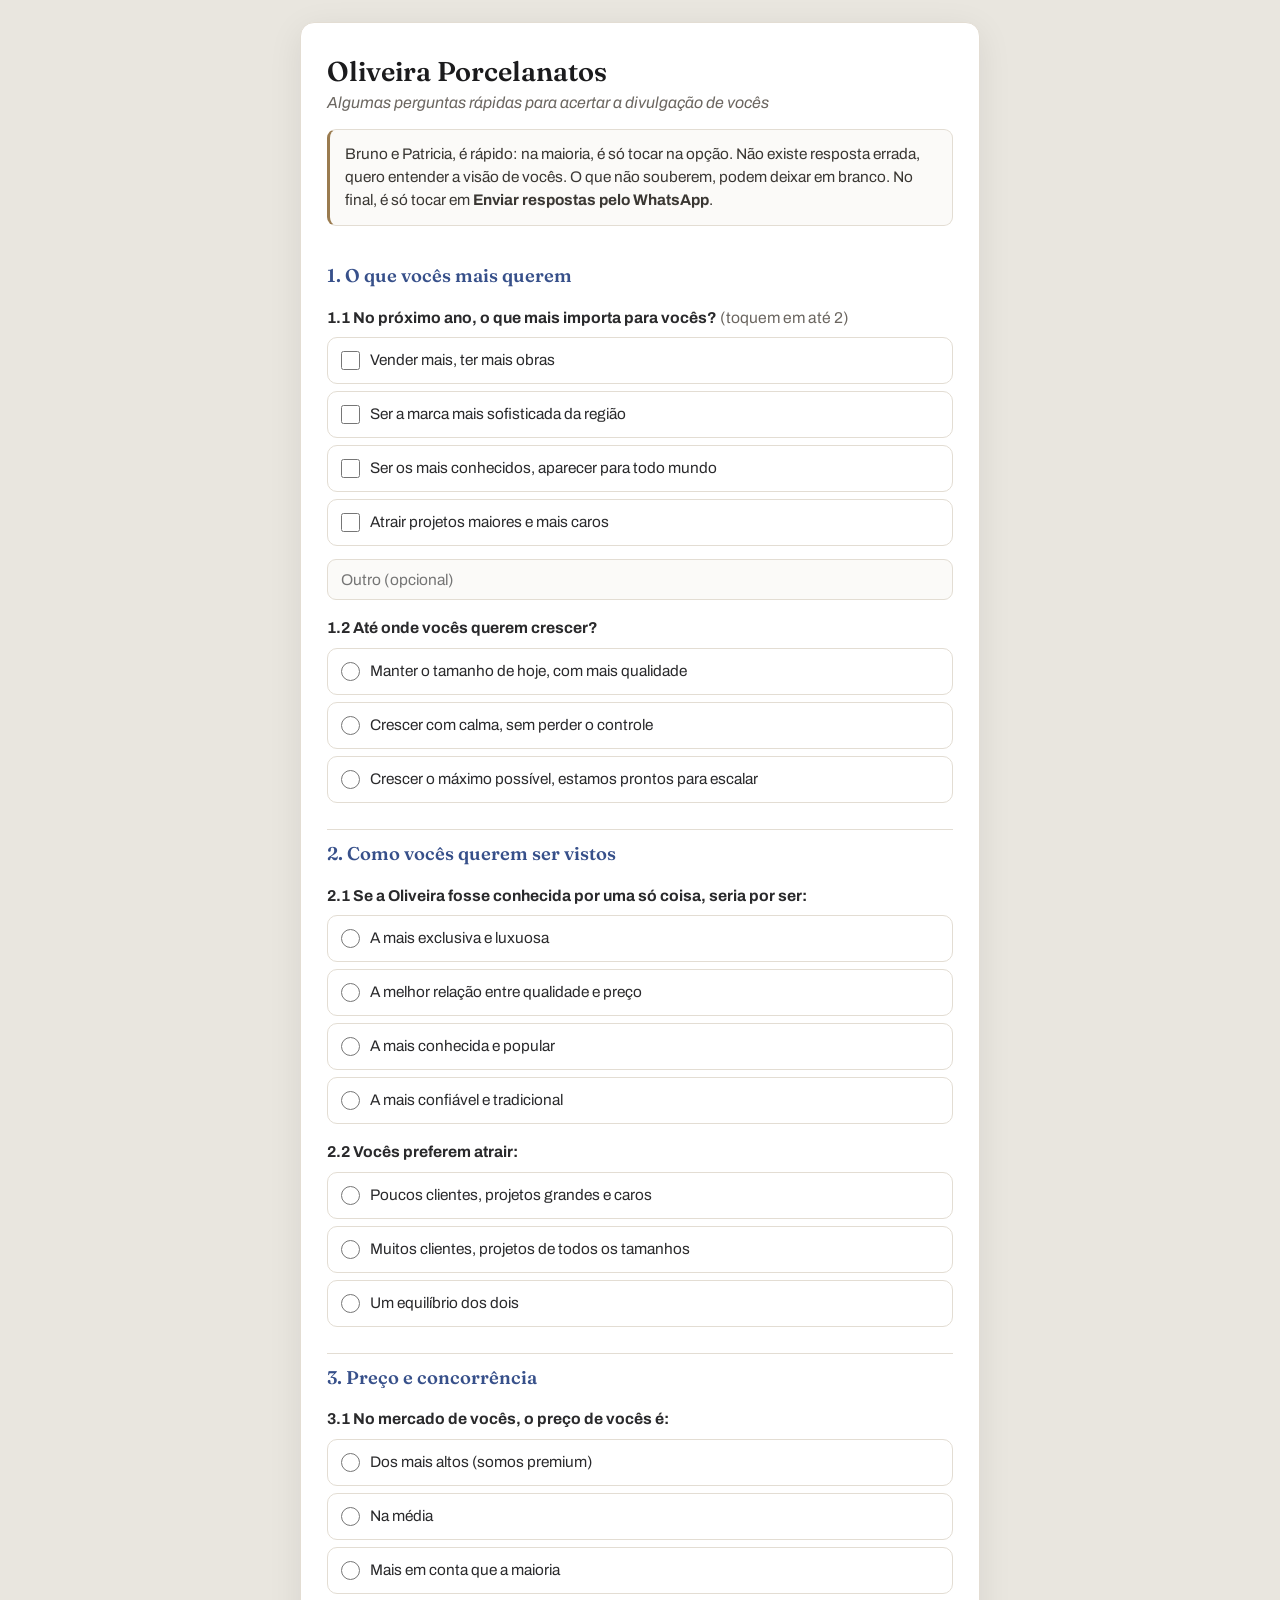
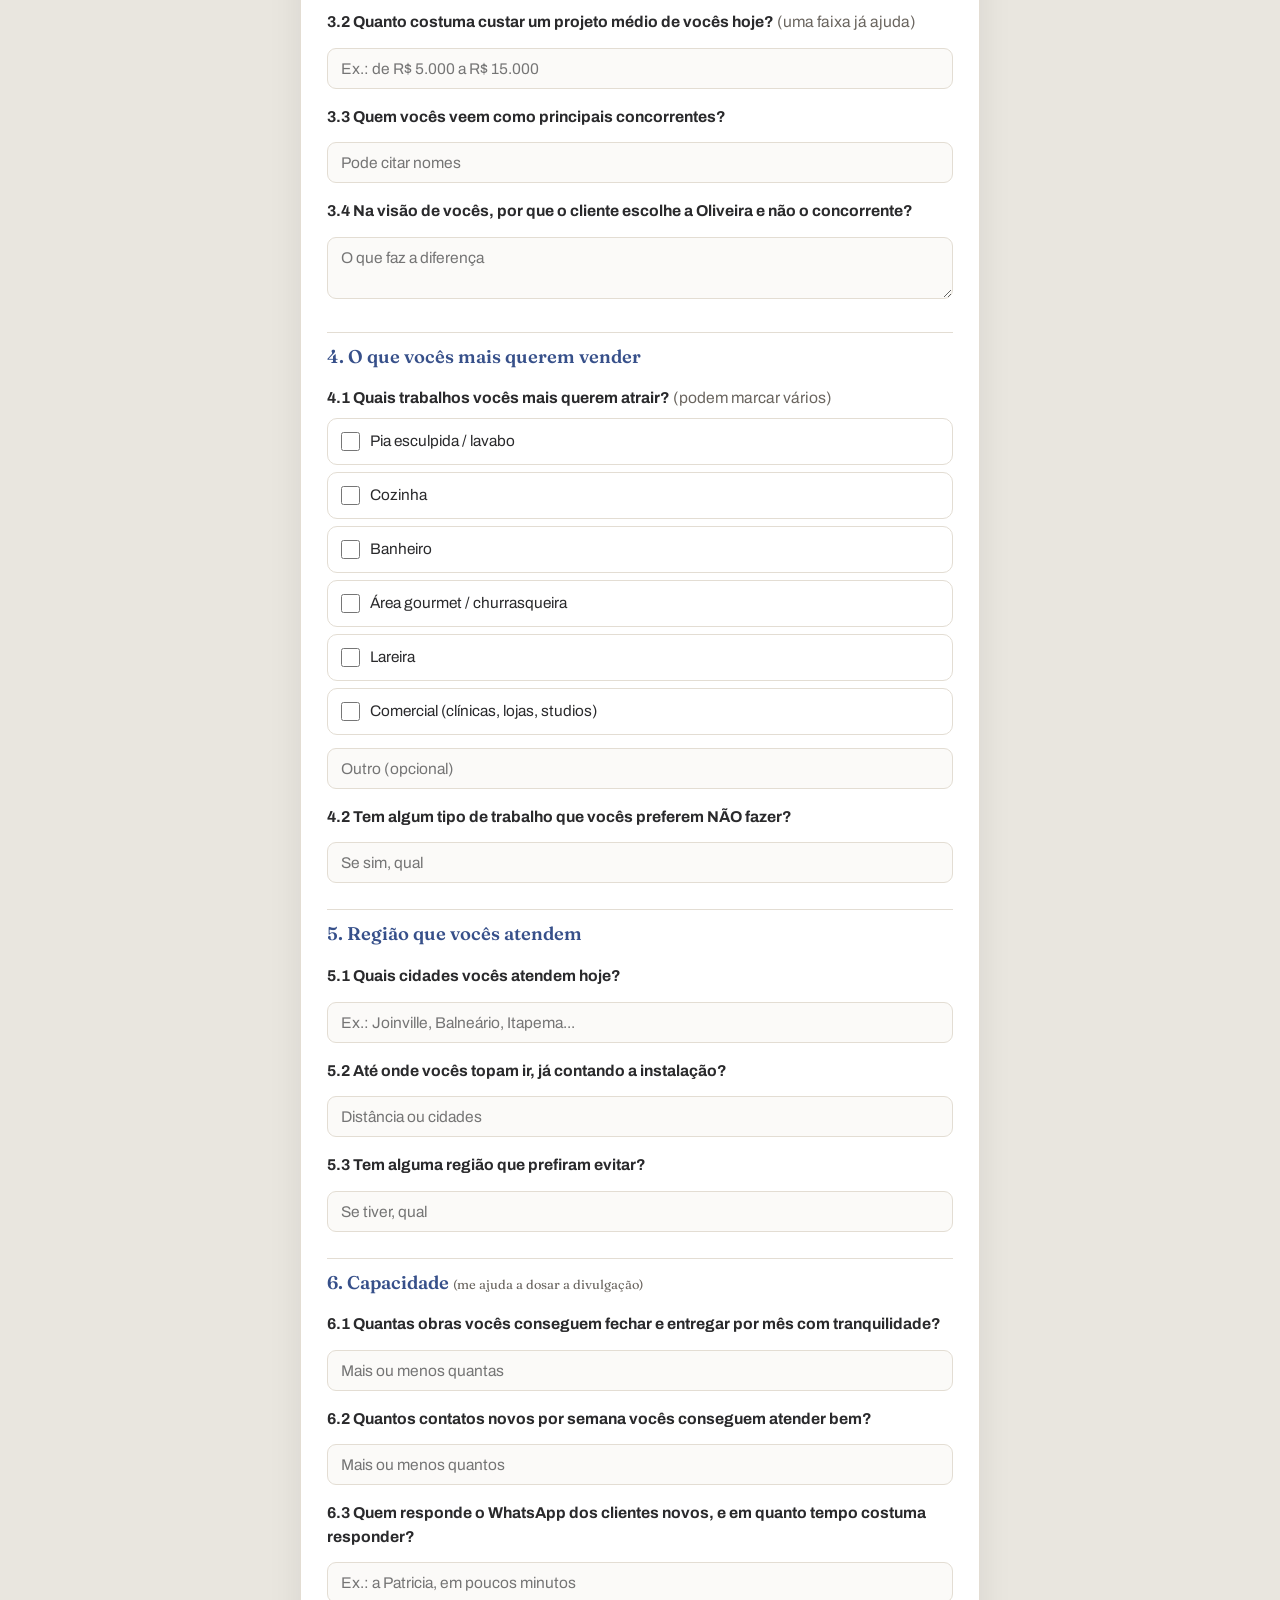
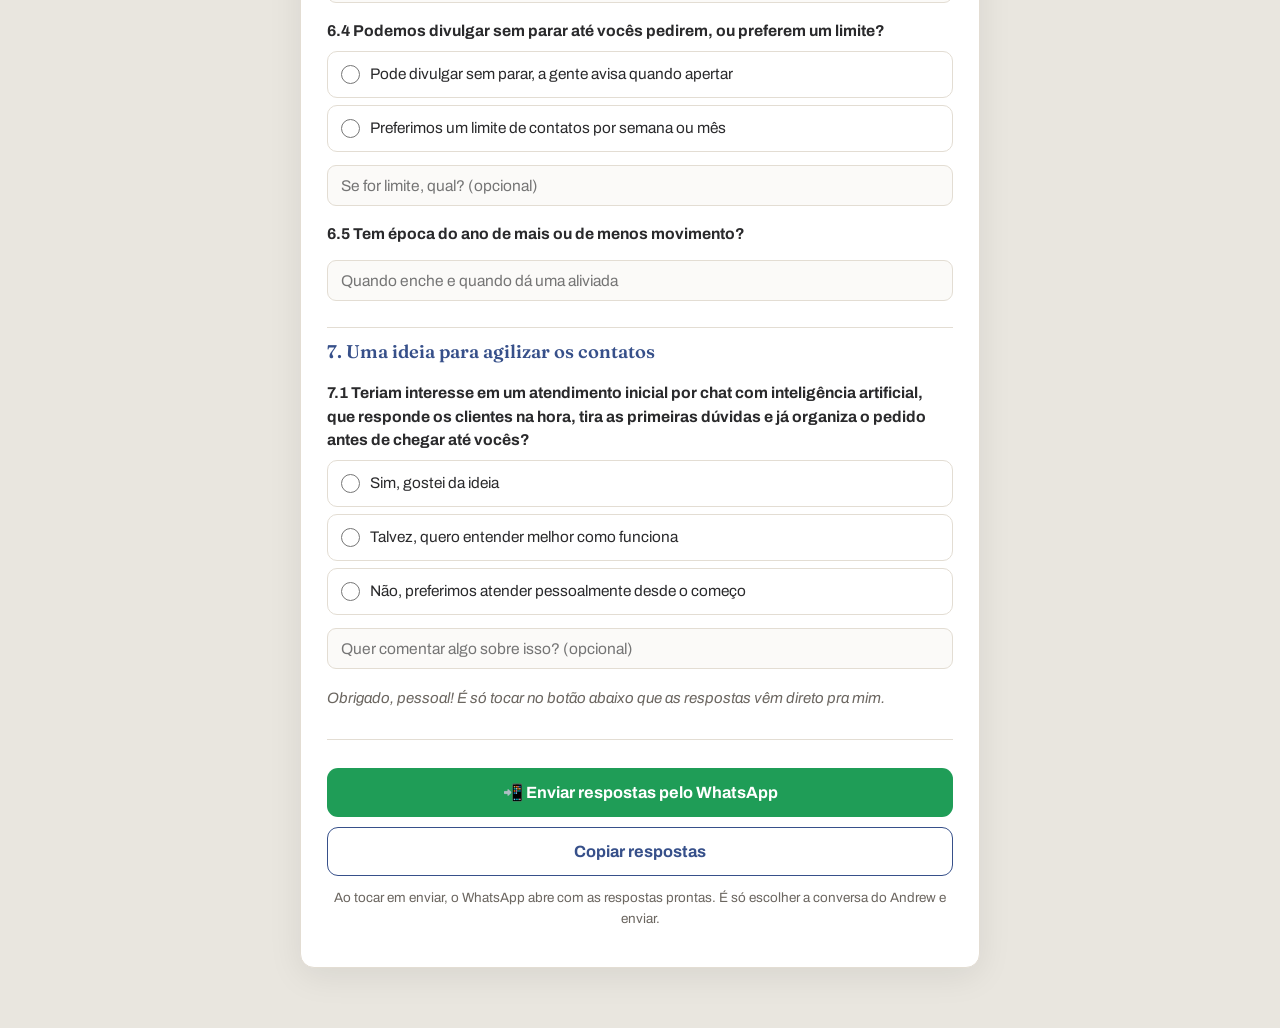
<file: questionario.html>
<!DOCTYPE html>
<html lang="pt-BR">
<head>
<meta charset="UTF-8">
<meta name="viewport" content="width=device-width, initial-scale=1.0">
<title>Oliveira Porcelanatos · Formulário rápido</title>
<link rel="preconnect" href="https://fonts.googleapis.com">
<link rel="preconnect" href="https://fonts.gstatic.com" crossorigin>
<link href="https://fonts.googleapis.com/css2?family=Fraunces:opsz,wght@9..144,400;9..144,500;9..144,600&family=Archivo:wght@400;500;600;700&display=swap" rel="stylesheet">
<style>
  :root{--porcelana:#f5f3ef;--grafite:#1b1b1d;--carvao:#2a2a2c;--bronze:#9a7b4f;--azul:#37508a;--linha:#e3ddd3;--suave:#fbfaf8;--cinza:#6b6660;--verde:#1f9d57}
  *{box-sizing:border-box;margin:0;padding:0}
  body{font-family:'Archivo',sans-serif;color:var(--carvao);background:#e9e6df;line-height:1.5;padding:22px 12px 60px}
  .page{max-width:680px;margin:0 auto;background:#fff;border:1px solid var(--linha);border-radius:14px;padding:34px 26px;box-shadow:0 8px 34px rgba(0,0,0,.08)}
  h1{font-family:'Fraunces',serif;font-weight:600;font-size:1.7rem;color:var(--grafite);line-height:1.1}
  .sub{font-style:italic;color:var(--cinza);font-size:1rem;margin-top:4px}
  .intro{font-size:.96rem;color:#3a3733;margin-top:14px;background:var(--suave);border:1px solid var(--linha);border-left:3px solid var(--bronze);border-radius:9px;padding:13px 15px}
  h2{font-family:'Fraunces',serif;font-weight:600;font-size:1.15rem;color:var(--azul);margin:26px 0 2px;padding-top:10px;border-top:1px solid var(--linha)}
  h2:first-of-type{border-top:none}
  .qblock{margin:16px 0}
  .q{font-weight:700;font-size:.98rem;margin-bottom:8px}
  label.op{display:flex;align-items:flex-start;gap:10px;padding:11px 13px;border:1px solid var(--linha);border-radius:10px;margin:7px 0;cursor:pointer;font-size:.96rem;background:#fff;transition:border-color .15s,background .15s}
  label.op:hover{border-color:var(--bronze)}
  label.op input{margin-top:2px;width:19px;height:19px;accent-color:var(--azul);flex-shrink:0;cursor:pointer}
  label.op:has(input:checked){border-color:var(--azul);background:#f1f4fb}
  input[type=text].single,input[type=text].outro,input[type=text].extra,textarea{width:100%;font-family:'Archivo',sans-serif;font-size:.97rem;color:var(--grafite);border:1px solid var(--linha);border-radius:9px;padding:11px 13px;margin-top:6px;background:var(--suave)}
  input:focus,textarea:focus{outline:none;border-color:var(--azul);background:#fff}
  textarea{min-height:62px;resize:vertical}
  .outrowrap{margin-top:4px}
  .acoes{margin-top:30px;padding:18px 0 4px;border-top:1px solid var(--linha)}
  .btn{display:block;width:100%;font-family:'Archivo';font-weight:700;font-size:1.02rem;border:none;border-radius:11px;padding:15px;cursor:pointer;transition:.15s;margin-top:10px}
  .btn-wa{background:var(--verde);color:#fff}
  .btn-wa:hover{filter:brightness(1.06)}
  .btn-cp{background:#fff;color:var(--azul);border:1.5px solid var(--azul)}
  .btn-cp:hover{background:var(--azul);color:#fff}
  .dica{font-size:.84rem;color:var(--cinza);text-align:center;margin-top:12px}
  .end{margin-top:18px;font-style:italic;color:var(--cinza);font-size:.94rem}
  .toast{position:fixed;bottom:20px;left:50%;transform:translateX(-50%) translateY(20px);background:var(--grafite);color:#fff;padding:12px 22px;border-radius:11px;font-size:.92rem;opacity:0;pointer-events:none;transition:.25s;z-index:99}
  .toast.show{opacity:1;transform:translateX(-50%) translateY(0)}
</style>
</head>
<body>

<form class="page" id="form" autocomplete="off">
  <h1>Oliveira Porcelanatos</h1>
  <div class="sub">Algumas perguntas rápidas para acertar a divulgação de vocês</div>
  <div class="intro">Bruno e Patricia, é rápido: na maioria, é só tocar na opção. Não existe resposta errada, quero entender a visão de vocês. O que não souberem, podem deixar em branco. No final, é só tocar em <b>Enviar respostas pelo WhatsApp</b>.</div>

  <h2>1. O que vocês mais querem</h2>
  <div class="qblock" data-q="1.1 O que mais importa no próximo ano (até 2)">
    <div class="q">1.1  No próximo ano, o que mais importa para vocês? <span style="font-weight:400;color:var(--cinza)">(toquem em até 2)</span></div>
    <label class="op"><input type="checkbox" value="Vender mais, ter mais obras"> Vender mais, ter mais obras</label>
    <label class="op"><input type="checkbox" value="Ser a marca mais sofisticada da região"> Ser a marca mais sofisticada da região</label>
    <label class="op"><input type="checkbox" value="Ser os mais conhecidos"> Ser os mais conhecidos, aparecer para todo mundo</label>
    <label class="op"><input type="checkbox" value="Atrair projetos maiores e mais caros"> Atrair projetos maiores e mais caros</label>
    <div class="outrowrap"><input type="text" class="outro" data-prefix="Outro" placeholder="Outro (opcional)"></div>
  </div>
  <div class="qblock" data-q="1.2 Até onde querem crescer">
    <div class="q">1.2  Até onde vocês querem crescer?</div>
    <label class="op"><input type="radio" name="q12" value="Manter o tamanho de hoje, com mais qualidade"> Manter o tamanho de hoje, com mais qualidade</label>
    <label class="op"><input type="radio" name="q12" value="Crescer com calma, sem perder o controle"> Crescer com calma, sem perder o controle</label>
    <label class="op"><input type="radio" name="q12" value="Crescer o máximo possível, prontos para escalar"> Crescer o máximo possível, estamos prontos para escalar</label>
  </div>

  <h2>2. Como vocês querem ser vistos</h2>
  <div class="qblock" data-q="2.1 Conhecida por uma só coisa">
    <div class="q">2.1  Se a Oliveira fosse conhecida por uma só coisa, seria por ser:</div>
    <label class="op"><input type="radio" name="q21" value="A mais exclusiva e luxuosa"> A mais exclusiva e luxuosa</label>
    <label class="op"><input type="radio" name="q21" value="A melhor relação entre qualidade e preço"> A melhor relação entre qualidade e preço</label>
    <label class="op"><input type="radio" name="q21" value="A mais conhecida e popular"> A mais conhecida e popular</label>
    <label class="op"><input type="radio" name="q21" value="A mais confiável e tradicional"> A mais confiável e tradicional</label>
  </div>
  <div class="qblock" data-q="2.2 Preferem atrair">
    <div class="q">2.2  Vocês preferem atrair:</div>
    <label class="op"><input type="radio" name="q22" value="Poucos clientes, projetos grandes e caros"> Poucos clientes, projetos grandes e caros</label>
    <label class="op"><input type="radio" name="q22" value="Muitos clientes, projetos de todos os tamanhos"> Muitos clientes, projetos de todos os tamanhos</label>
    <label class="op"><input type="radio" name="q22" value="Um equilíbrio dos dois"> Um equilíbrio dos dois</label>
  </div>

  <h2>3. Preço e concorrência</h2>
  <div class="qblock" data-q="3.1 Preço de vocês no mercado">
    <div class="q">3.1  No mercado de vocês, o preço de vocês é:</div>
    <label class="op"><input type="radio" name="q31" value="Dos mais altos (premium)"> Dos mais altos (somos premium)</label>
    <label class="op"><input type="radio" name="q31" value="Na média"> Na média</label>
    <label class="op"><input type="radio" name="q31" value="Mais em conta que a maioria"> Mais em conta que a maioria</label>
  </div>
  <div class="qblock" data-q="3.2 Faixa de preço de um projeto médio">
    <div class="q">3.2  Quanto costuma custar um projeto médio de vocês hoje? <span style="font-weight:400;color:var(--cinza)">(uma faixa já ajuda)</span></div>
    <input type="text" class="single" placeholder="Ex.: de R$ 5.000 a R$ 15.000">
  </div>
  <div class="qblock" data-q="3.3 Principais concorrentes">
    <div class="q">3.3  Quem vocês veem como principais concorrentes?</div>
    <input type="text" class="single" placeholder="Pode citar nomes">
  </div>
  <div class="qblock" data-q="3.4 Por que o cliente escolhe a Oliveira">
    <div class="q">3.4  Na visão de vocês, por que o cliente escolhe a Oliveira e não o concorrente?</div>
    <textarea placeholder="O que faz a diferença"></textarea>
  </div>

  <h2>4. O que vocês mais querem vender</h2>
  <div class="qblock" data-q="4.1 Trabalhos que mais querem atrair">
    <div class="q">4.1  Quais trabalhos vocês mais querem atrair? <span style="font-weight:400;color:var(--cinza)">(podem marcar vários)</span></div>
    <label class="op"><input type="checkbox" value="Pia esculpida / lavabo"> Pia esculpida / lavabo</label>
    <label class="op"><input type="checkbox" value="Cozinha"> Cozinha</label>
    <label class="op"><input type="checkbox" value="Banheiro"> Banheiro</label>
    <label class="op"><input type="checkbox" value="Área gourmet / churrasqueira"> Área gourmet / churrasqueira</label>
    <label class="op"><input type="checkbox" value="Lareira"> Lareira</label>
    <label class="op"><input type="checkbox" value="Comercial (clínicas, lojas, studios)"> Comercial (clínicas, lojas, studios)</label>
    <div class="outrowrap"><input type="text" class="outro" data-prefix="Outro" placeholder="Outro (opcional)"></div>
  </div>
  <div class="qblock" data-q="4.2 Trabalho que preferem NÃO fazer">
    <div class="q">4.2  Tem algum tipo de trabalho que vocês preferem NÃO fazer?</div>
    <input type="text" class="single" placeholder="Se sim, qual">
  </div>

  <h2>5. Região que vocês atendem</h2>
  <div class="qblock" data-q="5.1 Cidades que atendem hoje">
    <div class="q">5.1  Quais cidades vocês atendem hoje?</div>
    <input type="text" class="single" placeholder="Ex.: Joinville, Balneário, Itapema...">
  </div>
  <div class="qblock" data-q="5.2 Até onde topam ir (com instalação)">
    <div class="q">5.2  Até onde vocês topam ir, já contando a instalação?</div>
    <input type="text" class="single" placeholder="Distância ou cidades">
  </div>
  <div class="qblock" data-q="5.3 Região a evitar">
    <div class="q">5.3  Tem alguma região que prefiram evitar?</div>
    <input type="text" class="single" placeholder="Se tiver, qual">
  </div>

  <h2>6. Capacidade <span style="font-weight:400;font-size:.8rem;color:var(--cinza)">(me ajuda a dosar a divulgação)</span></h2>
  <div class="qblock" data-q="6.1 Obras por mês com tranquilidade">
    <div class="q">6.1  Quantas obras vocês conseguem fechar e entregar por mês com tranquilidade?</div>
    <input type="text" class="single" placeholder="Mais ou menos quantas">
  </div>
  <div class="qblock" data-q="6.2 Contatos novos por semana que atendem bem">
    <div class="q">6.2  Quantos contatos novos por semana vocês conseguem atender bem?</div>
    <input type="text" class="single" placeholder="Mais ou menos quantos">
  </div>
  <div class="qblock" data-q="6.3 Quem responde o WhatsApp e em quanto tempo">
    <div class="q">6.3  Quem responde o WhatsApp dos clientes novos, e em quanto tempo costuma responder?</div>
    <input type="text" class="single" placeholder="Ex.: a Patricia, em poucos minutos">
  </div>
  <div class="qblock" data-q="6.4 Divulgar sem parar ou com limite">
    <div class="q">6.4  Podemos divulgar sem parar até vocês pedirem, ou preferem um limite?</div>
    <label class="op"><input type="radio" name="q64" value="Pode divulgar sem parar, a gente avisa quando apertar"> Pode divulgar sem parar, a gente avisa quando apertar</label>
    <label class="op"><input type="radio" name="q64" value="Preferimos um limite"> Preferimos um limite de contatos por semana ou mês</label>
    <div class="outrowrap"><input type="text" class="extra" data-prefix="Limite" placeholder="Se for limite, qual? (opcional)"></div>
  </div>
  <div class="qblock" data-q="6.5 Época de mais ou menos movimento">
    <div class="q">6.5  Tem época do ano de mais ou de menos movimento?</div>
    <input type="text" class="single" placeholder="Quando enche e quando dá uma aliviada">
  </div>

  <h2>7. Uma ideia para agilizar os contatos</h2>
  <div class="qblock" data-q="7.1 Interesse em atendimento inicial por chat com IA">
    <div class="q">7.1  Teriam interesse em um atendimento inicial por chat com inteligência artificial, que responde os clientes na hora, tira as primeiras dúvidas e já organiza o pedido antes de chegar até vocês?</div>
    <label class="op"><input type="radio" name="q71" value="Sim, gostei da ideia"> Sim, gostei da ideia</label>
    <label class="op"><input type="radio" name="q71" value="Talvez, quero entender melhor como funciona"> Talvez, quero entender melhor como funciona</label>
    <label class="op"><input type="radio" name="q71" value="Não, preferimos atender pessoalmente desde o começo"> Não, preferimos atender pessoalmente desde o começo</label>
    <div class="outrowrap"><input type="text" class="extra" data-prefix="Comentário" placeholder="Quer comentar algo sobre isso? (opcional)"></div>
  </div>

  <div class="end">Obrigado, pessoal! É só tocar no botão abaixo que as respostas vêm direto pra mim.</div>

  <div class="acoes">
    <button type="button" class="btn btn-wa" onclick="enviarWhats()">📲  Enviar respostas pelo WhatsApp</button>
    <button type="button" class="btn btn-cp" onclick="copiarRespostas()">Copiar respostas</button>
    <div class="dica">Ao tocar em enviar, o WhatsApp abre com as respostas prontas. É só escolher a conversa do Andrew e enviar.</div>
  </div>
</form>

<div class="toast" id="toast"></div>

<script>
function compilar(){
  var linhas = ['*Oliveira Porcelanatos — respostas do formulário*', ''];
  document.querySelectorAll('.qblock').forEach(function(b){
    var partes = [];
    b.querySelectorAll('input[type=checkbox]:checked, input[type=radio]:checked').forEach(function(i){ partes.push(i.value); });
    b.querySelectorAll('input.outro, input.extra').forEach(function(i){
      if(i.value.trim()) partes.push((i.dataset.prefix? i.dataset.prefix+': ' : '') + i.value.trim());
    });
    b.querySelectorAll('input.single, textarea').forEach(function(i){
      if(i.value.trim()) partes.push(i.value.trim());
    });
    linhas.push('▸ ' + b.dataset.q);
    linhas.push('   ' + (partes.length ? partes.join('  |  ') : '(sem resposta)'));
    linhas.push('');
  });
  return linhas.join('\n');
}
function enviarWhats(){
  var txt = compilar();
  window.open('https://api.whatsapp.com/send?text=' + encodeURIComponent(txt), '_blank');
}
function copiarRespostas(){
  var txt = compilar();
  if(navigator.clipboard && window.isSecureContext){
    navigator.clipboard.writeText(txt).then(function(){toast('Respostas copiadas ✓');}).catch(function(){fb(txt);});
  } else { fb(txt); }
}
function fb(txt){
  var ta=document.createElement('textarea'); ta.value=txt; ta.style.position='fixed'; ta.style.opacity=0;
  document.body.appendChild(ta); ta.select();
  try{document.execCommand('copy'); toast('Respostas copiadas ✓');}catch(e){alert(txt);}
  document.body.removeChild(ta);
}
var tEl=document.getElementById('toast'), tmr;
function toast(m){ tEl.textContent=m; tEl.classList.add('show'); clearTimeout(tmr); tmr=setTimeout(function(){tEl.classList.remove('show');},1600); }
</script>

</body>
</html>
</file>
<file: assets/aplicacoes.css>
/* ============================================================
   Oliveira Porcelanatos — CSS das páginas de aplicação (SEO)
   Mesma identidade do index. Carregado por /pia-lavabo-esculpido/,
   /cozinha-porcelanato/, /area-gourmet-porcelanato/.
   ============================================================ */
:root{
  --porcelana:#F4F0E9; --areia:#EAE3D5; --grafite:#181714; --grafite-2:#23211C;
  --bronze:#8F7256; --bronze-claro:#C2A789; --azul:#4A68AE; --azul-escuro:#3A5390;
  --azul-claro:#93A7D4; --linha:rgba(24,23,20,.16); --linha-clara:rgba(244,240,233,.22);
  --serif:'Fraunces',Georgia,serif; --sans:'Archivo',Helvetica,Arial,sans-serif;
}
*{margin:0;padding:0;box-sizing:border-box}
html{scroll-behavior:smooth}
body{background:var(--porcelana);color:var(--grafite);font-family:var(--sans);font-size:16px;line-height:1.6;-webkit-font-smoothing:antialiased;overflow-x:hidden}
body::after{content:"";position:fixed;inset:0;pointer-events:none;z-index:999;opacity:.05;background-image:url("data:image/svg+xml,%3Csvg xmlns='http://www.w3.org/2000/svg' width='180' height='180'%3E%3Cfilter id='n'%3E%3CfeTurbulence type='fractalNoise' baseFrequency='0.9' numOctaves='2'/%3E%3C/filter%3E%3Crect width='180' height='180' filter='url(%23n)' opacity='1'/%3E%3C/svg%3E")}
::selection{background:var(--bronze);color:var(--porcelana)}
.wrap{max-width:1200px;margin:0 auto;padding:0 6vw}
.label{font-family:var(--sans);font-size:.72rem;font-weight:600;letter-spacing:.22em;text-transform:uppercase;color:var(--azul)}
h1,h2,h3{font-family:var(--serif);font-weight:400;line-height:1.1;letter-spacing:-.01em}
em{font-style:italic;font-weight:300}
a{color:inherit}

/* ---------- header ---------- */
header{position:fixed;top:0;left:0;right:0;z-index:100;background:color-mix(in srgb, var(--porcelana) 88%, transparent);backdrop-filter:blur(10px);border-bottom:1px solid var(--linha)}
.nav{display:flex;align-items:center;justify-content:space-between;height:72px}
.marca{font-family:var(--serif);font-size:1.25rem;letter-spacing:.02em;text-decoration:none;color:var(--azul)}
.marca span{color:var(--grafite);font-style:italic}
.nav-links{display:flex;gap:2.2rem;list-style:none}
.nav-links a{text-decoration:none;color:var(--grafite);font-size:.82rem;font-weight:500;letter-spacing:.08em;text-transform:uppercase;position:relative}
.nav-links a::after{content:"";position:absolute;left:0;bottom:-6px;width:0;height:1px;background:var(--azul);transition:width .35s}
.nav-links a:hover::after{width:100%}
@media(max-width:820px){.nav-links{display:none}}
.btn-zap{display:inline-flex;align-items:center;gap:.55rem;background:var(--grafite);color:var(--porcelana);text-decoration:none;font-size:.8rem;font-weight:600;letter-spacing:.06em;text-transform:uppercase;padding:.78rem 1.5rem;border-radius:99px;border:1px solid var(--grafite);transition:background .3s,color .3s}
.btn-zap:hover{background:transparent;color:var(--grafite)}
.btn-zap svg{width:15px;height:15px;fill:currentColor}
.btn-zap.grande{padding:1.05rem 2.2rem;font-size:.86rem}

/* ---------- hero da aplicação ---------- */
.ap-hero{min-height:78svh;display:flex;flex-direction:column;justify-content:flex-end;position:relative;padding:72px 0 0;overflow:hidden;background-position:center 32%;background-size:cover;background-repeat:no-repeat}
.ap-hero::before{content:"";position:absolute;inset:0;background:linear-gradient(100deg, rgba(24,23,20,.94) 0%, rgba(24,23,20,.8) 40%, rgba(24,23,20,.5) 72%, rgba(24,23,20,.32) 100%)}
.ap-hero-inner{position:relative;z-index:2;padding-bottom:4.5rem}
.bc{display:flex;gap:.5rem;align-items:center;font-size:.72rem;letter-spacing:.12em;text-transform:uppercase;color:#9C958A;margin-bottom:1.6rem}
.bc a{color:var(--azul-claro);text-decoration:none}
.bc a:hover{color:var(--bronze-claro)}
.ap-hero h1{font-size:clamp(2.4rem,6vw,5.2rem);max-width:15ch;color:var(--porcelana)}
.ap-hero h1 em{color:var(--azul-claro)}
.ap-hero .sub{margin-top:1.8rem;max-width:48ch;color:#CFC8BA;font-size:1.05rem}
.ap-hero .ctas{display:flex;align-items:center;gap:1.6rem;margin-top:2.6rem;flex-wrap:wrap}
.ap-hero .btn-zap{background:var(--porcelana);color:var(--grafite);border-color:var(--porcelana)}
.ap-hero .btn-zap:hover{background:transparent;color:var(--porcelana)}
.ap-hero .fone{color:#CFC8BA;font-size:.85rem;letter-spacing:.08em;text-decoration:none}
.ap-hero .fone:hover{color:var(--porcelana)}

/* ---------- bloco de conteúdo ---------- */
.ap-sec{padding:7rem 0}
.ap-sec.alt{background:var(--areia)}
.ap-duo{display:grid;grid-template-columns:1.1fr 1fr;gap:4.5rem;align-items:center}
.ap-duo.inv{grid-template-columns:1fr 1.1fr}
@media(max-width:920px){.ap-duo,.ap-duo.inv{grid-template-columns:1fr;gap:2.6rem}}
.ap-sec h2{font-size:clamp(1.8rem,3.8vw,3rem);max-width:20ch;margin:1.2rem 0 0}
.ap-sec p{color:#4A453C;font-size:1rem;margin-top:1.4rem;max-width:54ch}
.ap-sec p strong{color:var(--grafite);font-weight:600}
.foto-quadro{position:relative}
.foto-quadro img{width:100%;display:block;border:1px solid var(--linha)}
.foto-quadro::after{content:"";position:absolute;top:14px;left:14px;width:100%;height:100%;border:1px solid var(--azul);opacity:.35;z-index:-1}
.foto-quadro.dir::after{left:auto;right:14px}
.foto-quadro figcaption{margin-top:.9rem;font-size:.72rem;font-weight:600;letter-spacing:.18em;text-transform:uppercase;color:var(--bronze)}

/* ---------- benefícios ---------- */
.benef{display:grid;grid-template-columns:repeat(3,1fr);gap:0;margin-top:1rem;border-top:1px solid var(--linha)}
@media(max-width:820px){.benef{grid-template-columns:1fr}}
.benef .it{padding:2.2rem 2rem 0 0}
.benef .it+.it{border-left:1px solid var(--linha);padding-left:2rem}
@media(max-width:820px){.benef .it+.it{border-left:none;border-top:1px solid var(--linha);padding-left:0}}
.benef .idx{font-family:var(--serif);font-style:italic;color:var(--bronze);font-size:.95rem}
.benef h3{font-size:1.3rem;margin:.8rem 0 .5rem}
.benef p{font-size:.92rem;color:#4A453C;margin:0;max-width:38ch}

/* ---------- lista de aplicações relacionadas ---------- */
.rel{display:flex;gap:1.6rem;flex-wrap:wrap;margin-top:2.6rem}
.rel a{display:inline-flex;align-items:center;gap:.6rem;text-decoration:none;color:var(--grafite);font-size:.84rem;font-weight:600;letter-spacing:.05em;border:1px solid var(--linha);border-radius:99px;padding:.7rem 1.3rem;transition:border-color .3s,color .3s}
.rel a:hover{border-color:var(--azul);color:var(--azul)}

/* ---------- prova social ---------- */
.ap-prova{background:var(--grafite);color:var(--porcelana);padding:5.5rem 0;text-align:center}
.ap-prova .nota{font-family:var(--serif);font-size:clamp(3.4rem,7vw,5rem);line-height:1;color:var(--porcelana)}
.ap-prova .nota sup{font-size:.28em;color:var(--bronze-claro);font-style:italic;margin-left:.1em;vertical-align:super}
.ap-prova .estrelas{color:var(--bronze-claro);font-size:1.4rem;letter-spacing:.2rem;margin:.6rem 0}
.ap-prova p{color:#B7B0A4;max-width:40ch;margin:1rem auto 0;font-size:.95rem}
.ap-prova .quote{font-family:var(--serif);font-style:italic;font-weight:300;font-size:1.25rem;max-width:34ch;margin:0 auto;color:var(--porcelana)}

/* ---------- FAQ ---------- */
.faq{padding:7rem 0}
.faq h2{font-size:clamp(1.8rem,3.8vw,3rem);margin-bottom:3rem}
.faq details{border-top:1px solid var(--linha);padding:1.5rem 0}
.faq details:last-of-type{border-bottom:1px solid var(--linha)}
.faq summary{font-family:var(--serif);font-size:1.2rem;cursor:pointer;list-style:none;display:flex;justify-content:space-between;align-items:center;gap:1rem}
.faq summary::-webkit-details-marker{display:none}
.faq summary::after{content:"+";font-family:var(--sans);color:var(--bronze);font-size:1.6rem;font-weight:300;transition:transform .3s}
.faq details[open] summary::after{transform:rotate(45deg)}
.faq details p{margin-top:1rem;color:#4A453C;font-size:.98rem;max-width:70ch}

/* ---------- CTA final ---------- */
.cta-final{color:var(--porcelana);padding:8rem 0;text-align:center;position:relative;overflow:hidden;background:linear-gradient(rgba(24,23,20,.93), rgba(24,23,20,.96)), url("../assets/ambiente-claro.jpg") center 30%/cover no-repeat}
.cta-final h2{font-size:clamp(2rem,5vw,3.8rem);max-width:18ch;margin:1.4rem auto 0}
.cta-final p{margin:1.6rem auto 0;max-width:44ch;color:#B7B0A4}
.cta-final .btn-zap{background:var(--porcelana);color:var(--grafite);border-color:var(--porcelana);margin-top:2.6rem}
.cta-final .btn-zap:hover{background:transparent;color:var(--porcelana)}
.cta-final .fone{display:block;margin-top:1.5rem;color:#7E776B;font-size:.85rem;letter-spacing:.1em;text-decoration:none}

/* ---------- footer ---------- */
footer{background:var(--grafite-2);color:#9C958A;padding:3.2rem 0;border-top:1px solid var(--linha-clara)}
.rodape{display:flex;justify-content:space-between;align-items:center;gap:1.5rem;flex-wrap:wrap}
.rodape .marca{color:var(--porcelana);font-size:1.05rem}
.rodape nav{display:flex;gap:1.8rem;flex-wrap:wrap}
.rodape a{color:#9C958A;text-decoration:none;font-size:.8rem;letter-spacing:.08em;text-transform:uppercase;transition:color .3s}
.rodape a:hover{color:var(--bronze-claro)}
.rodape small{font-size:.75rem}
</file>
